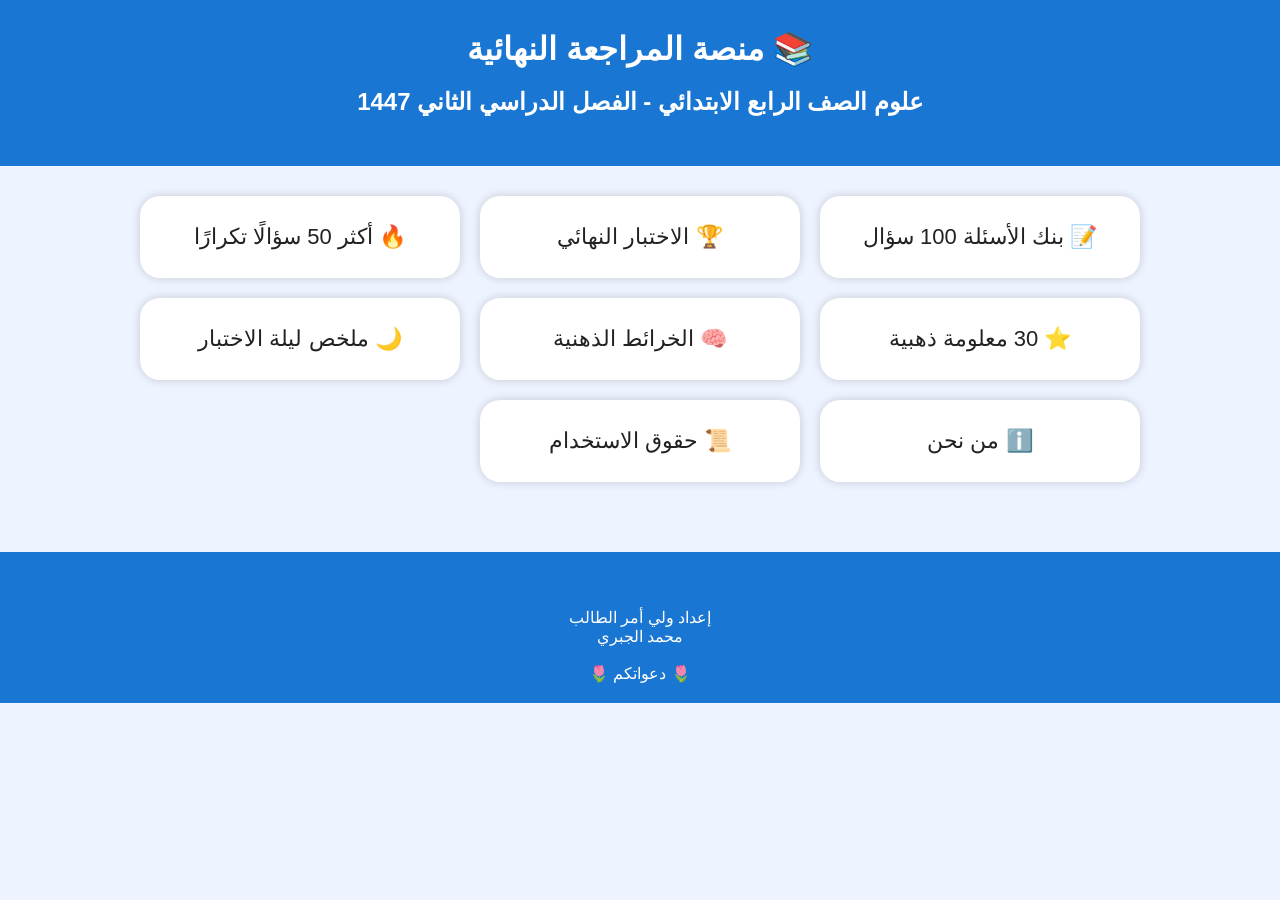
<file: index.html>
<!DOCTYPE html><html lang="ar" dir="rtl"><head><meta charset="UTF-8"><meta name="viewport" content="width=device-width, initial-scale=1.0"><title>علوم رابع ابتدائي ف2 1447</title><link rel="stylesheet" href="style.css"></head><body><header><h1>📚 منصة المراجعة النهائية</h1><h2>علوم الصف الرابع الابتدائي - الفصل الدراسي الثاني 1447</h2></header><div class="container"><a class="card" href="100_questions.html">📝 بنك الأسئلة 100 سؤال</a><a class="card" href="final_exam.html">🏆 الاختبار النهائي</a><a class="card" href="top50.html">🔥 أكثر 50 سؤالًا تكرارًا</a><a class="card" href="golden_facts.html">⭐ 30 معلومة ذهبية</a><a class="card" href="mindmaps.html">🧠 الخرائط الذهنية</a><a class="card" href="night_review.html">🌙 ملخص ليلة الاختبار</a><a class="card" href="about.html">ℹ️ من نحن</a><a class="card" href="usage.html">📜 حقوق الاستخدام</a></div><footer><br><br>

إعداد ولي أمر الطالب
<br>
محمد الجبري

<br><br>

🌷 دعواتكم 🌷</footer></body></html>
</file>
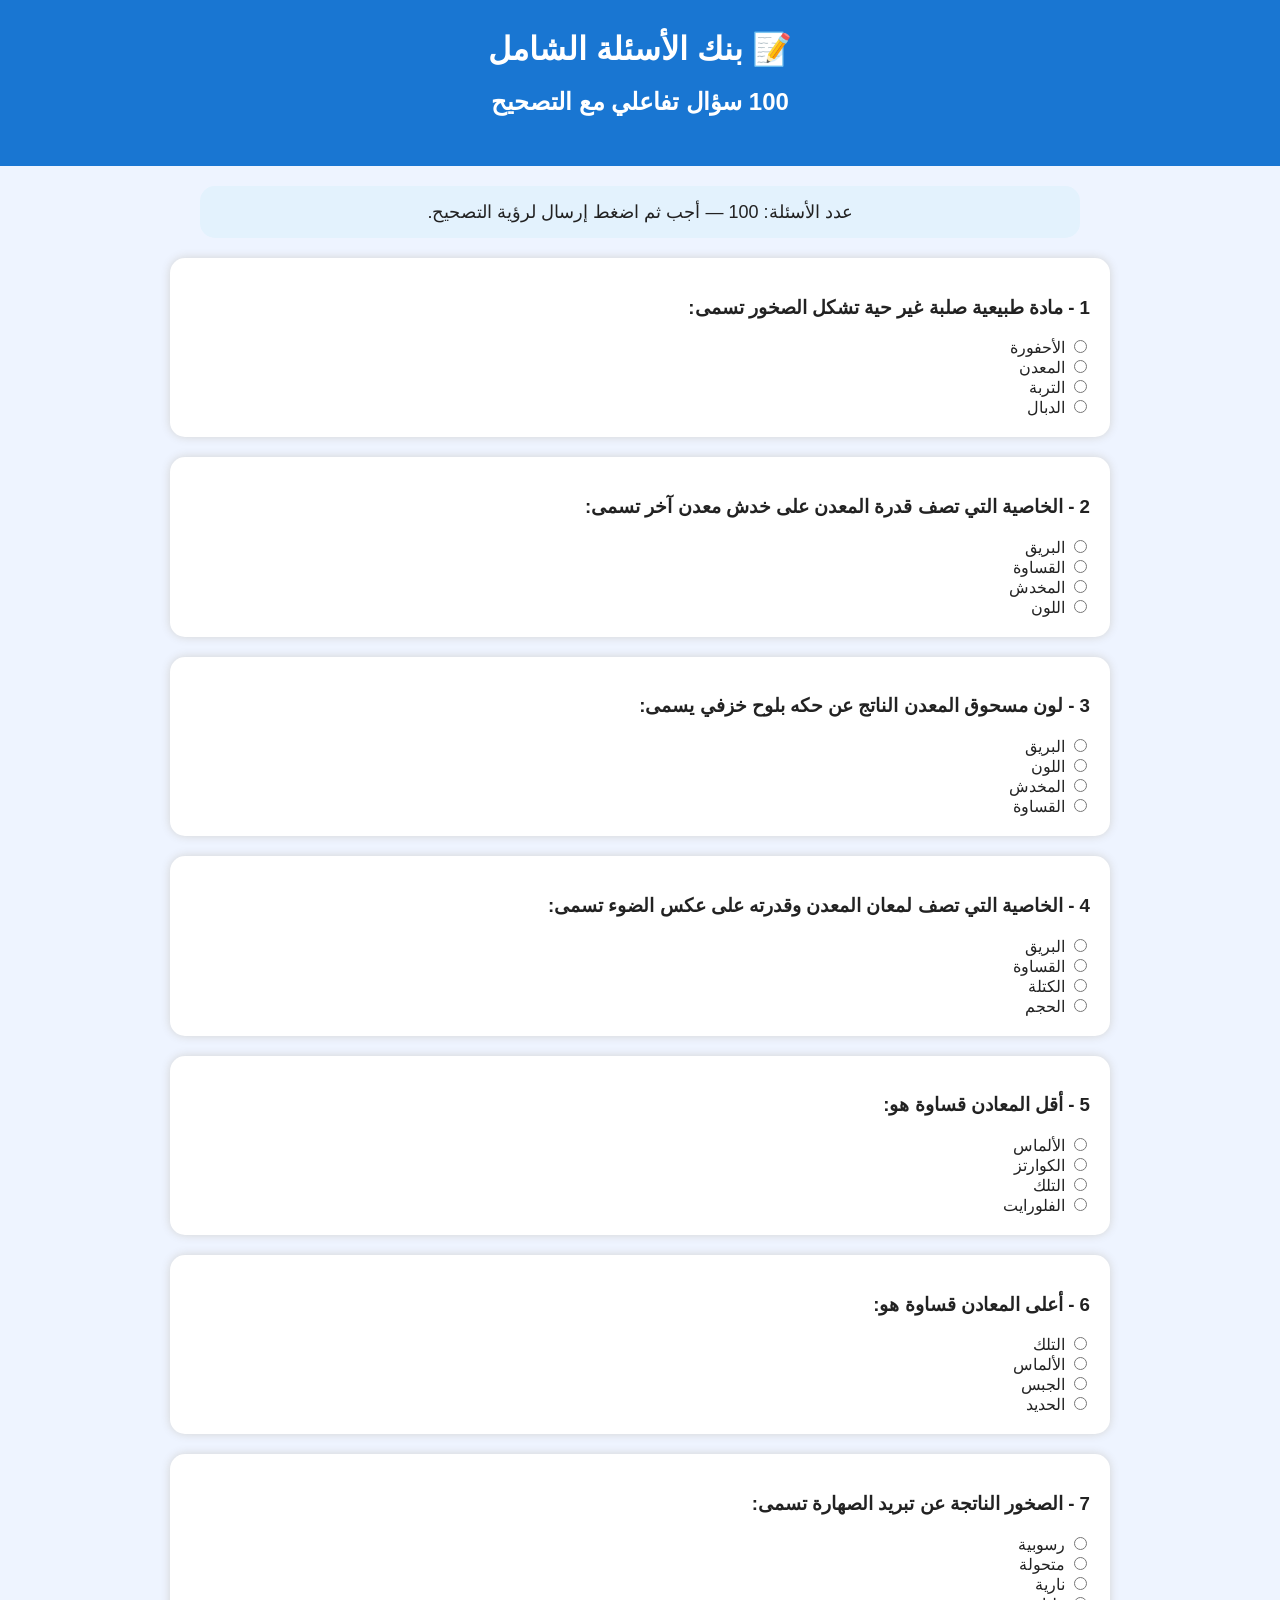
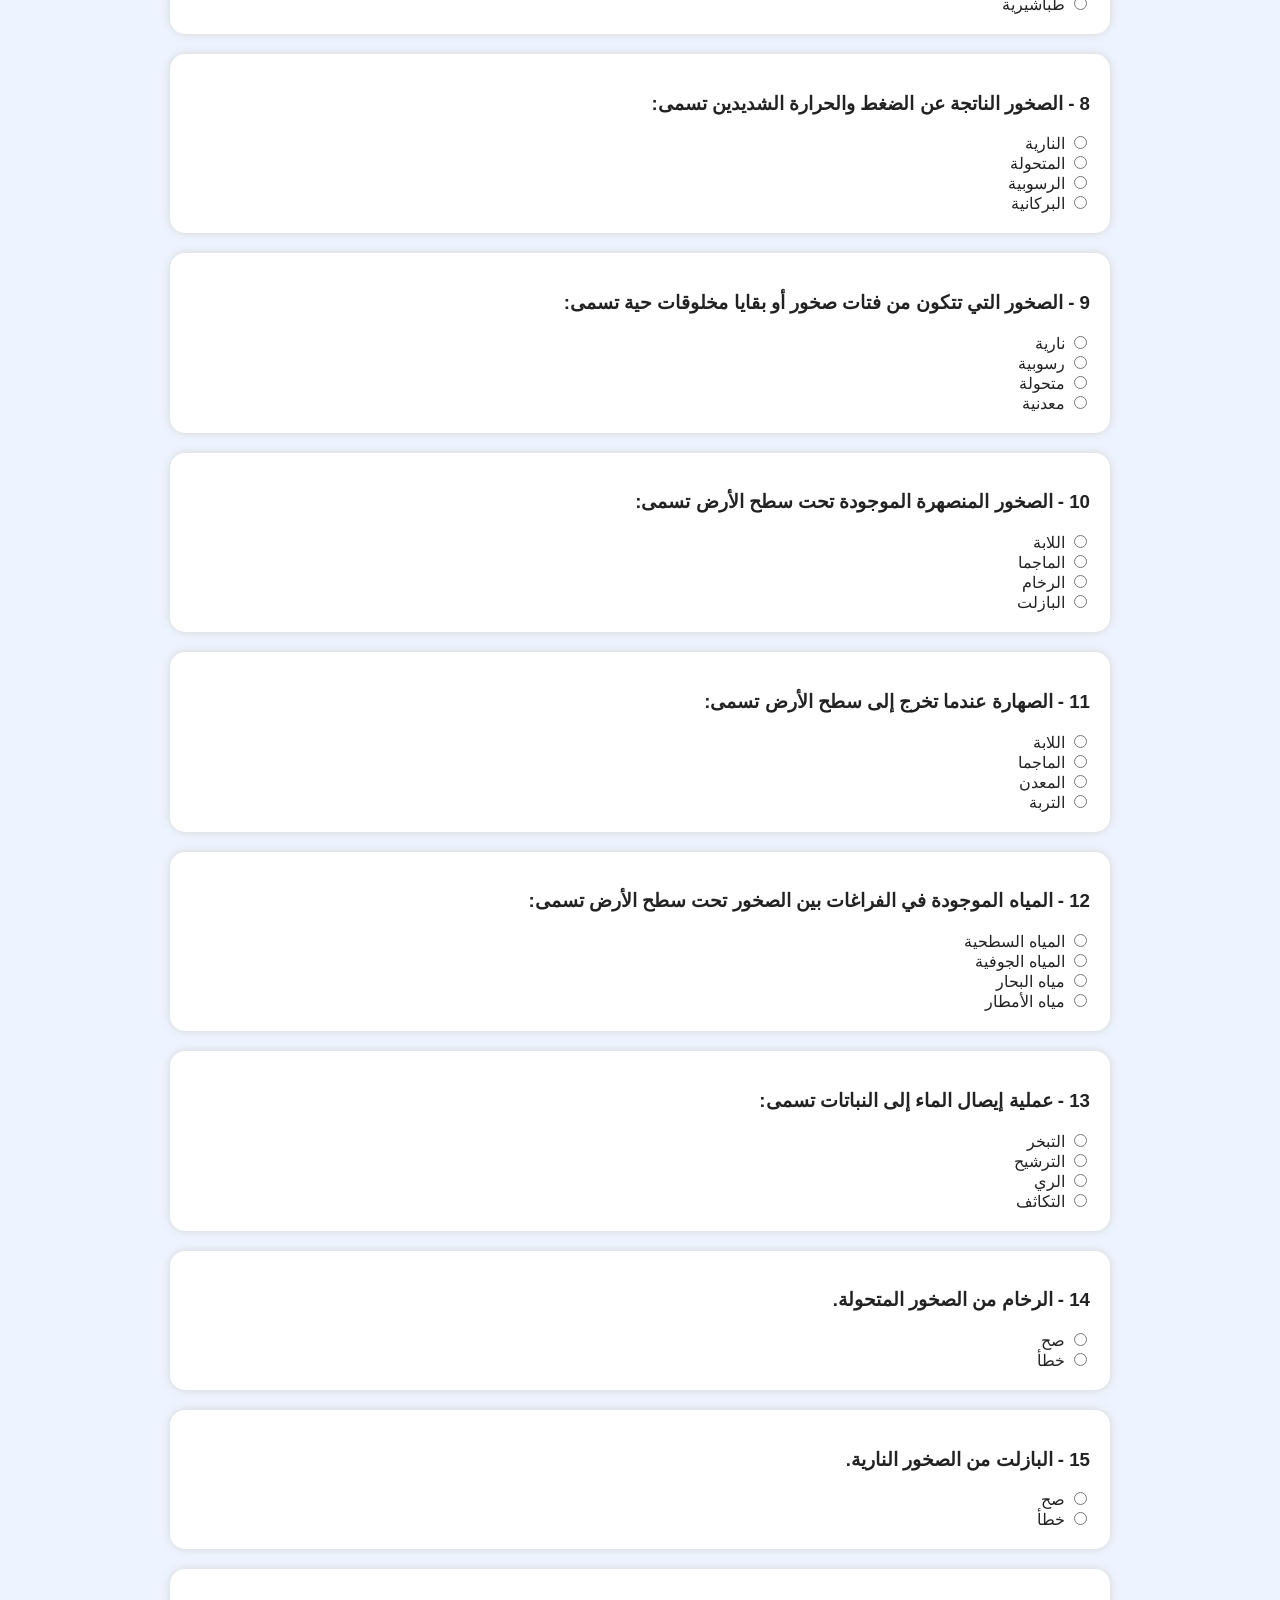
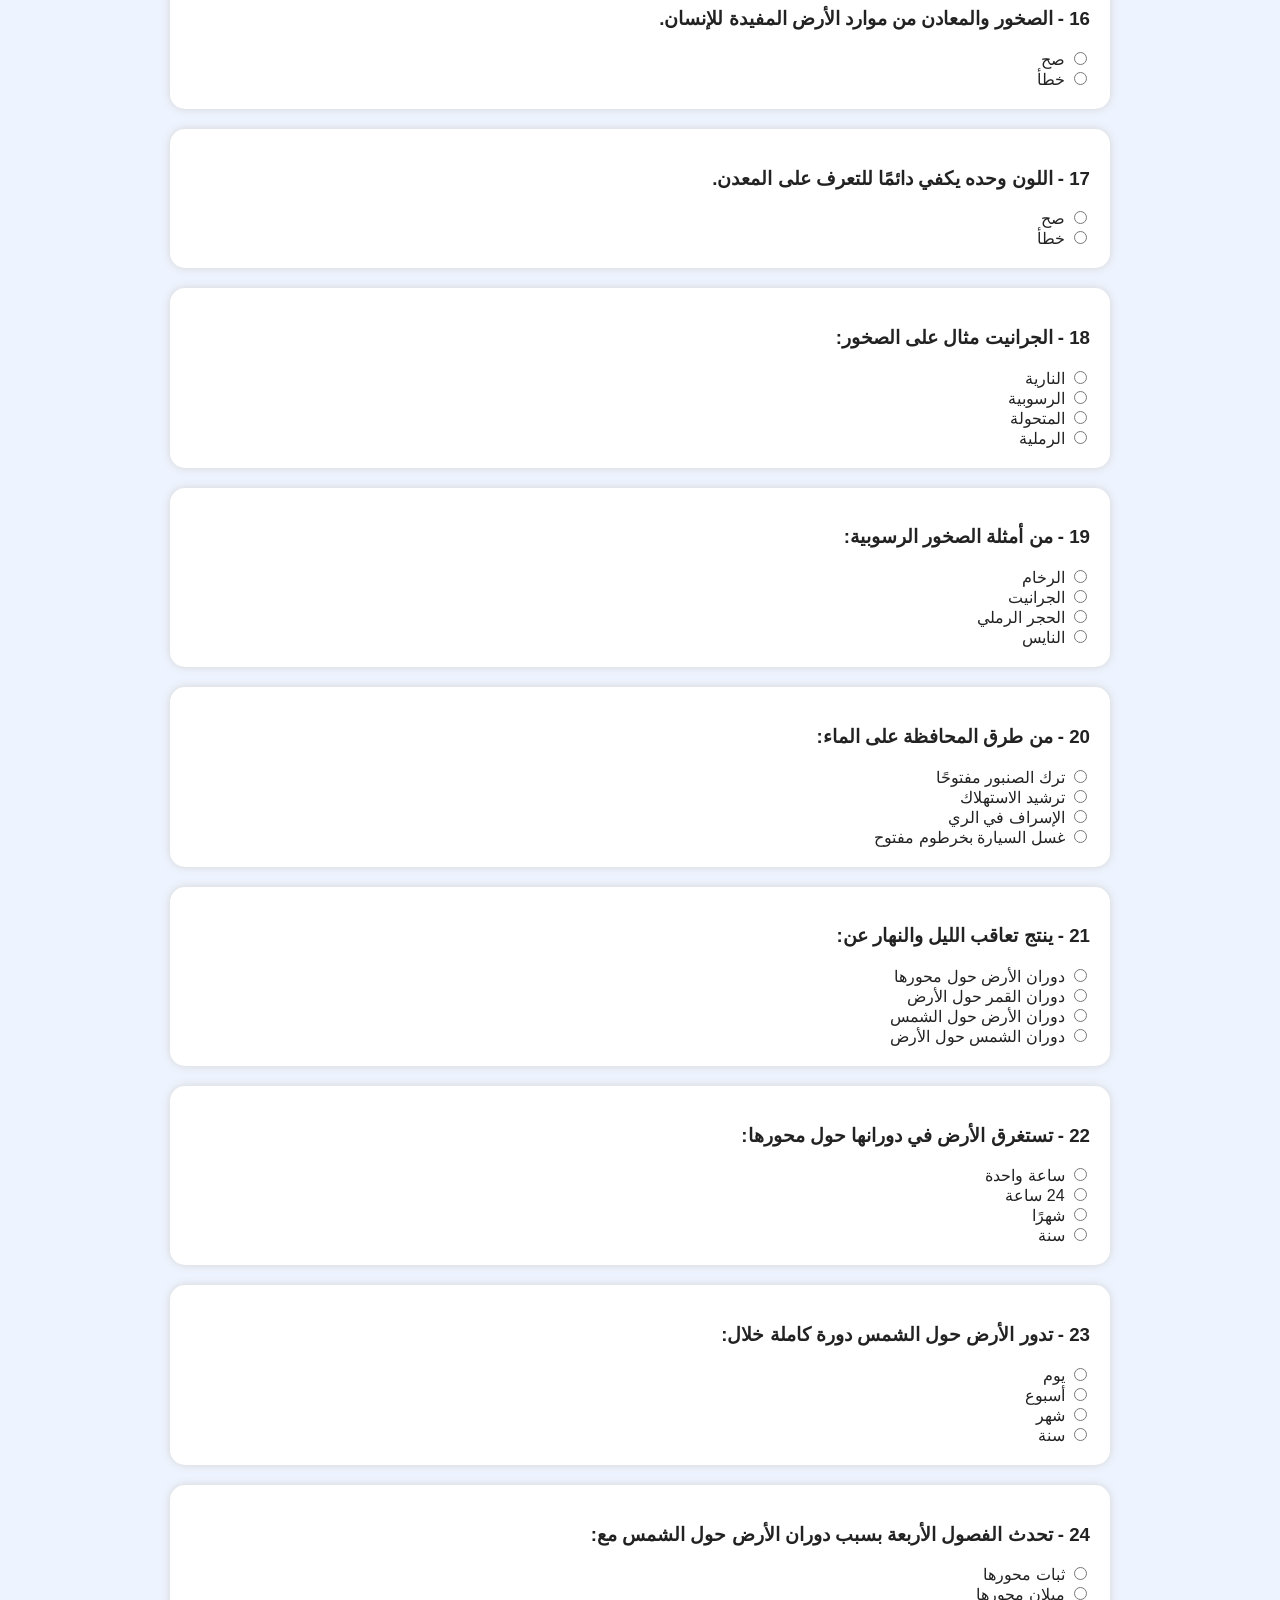
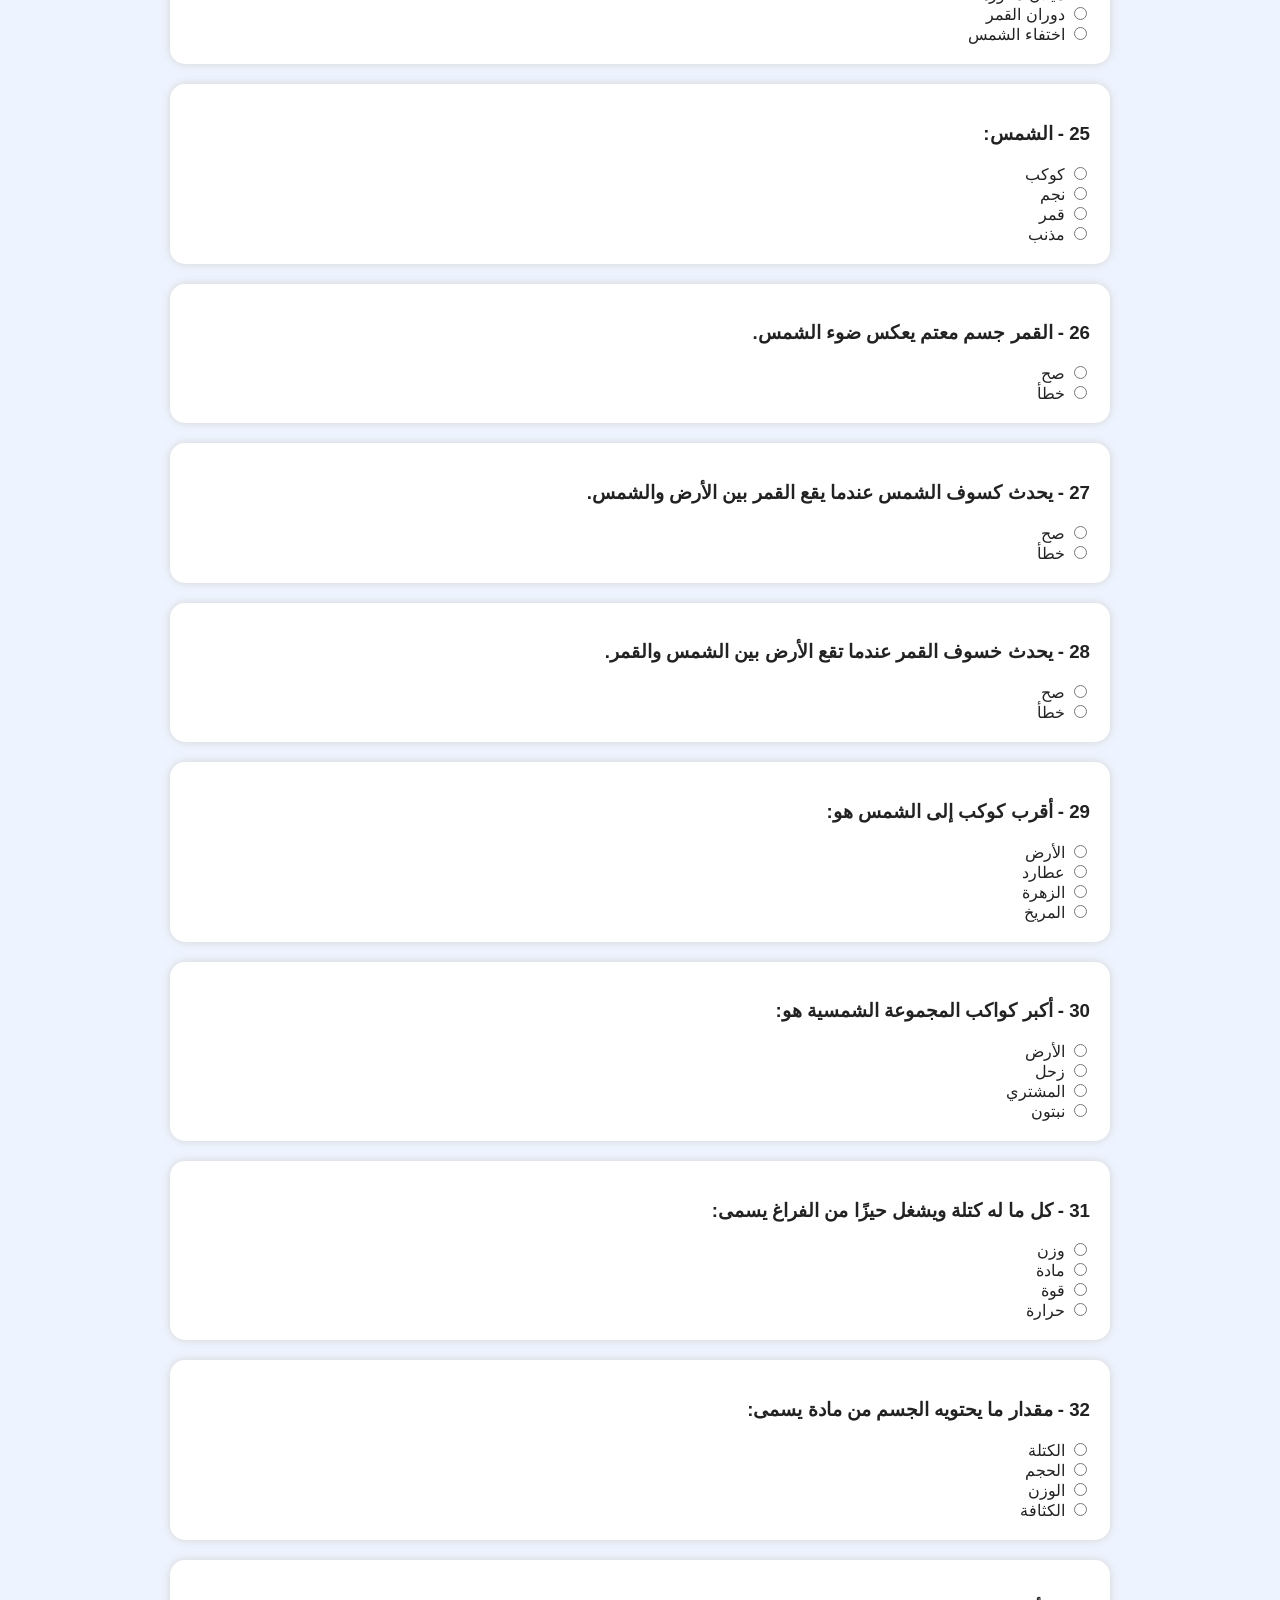
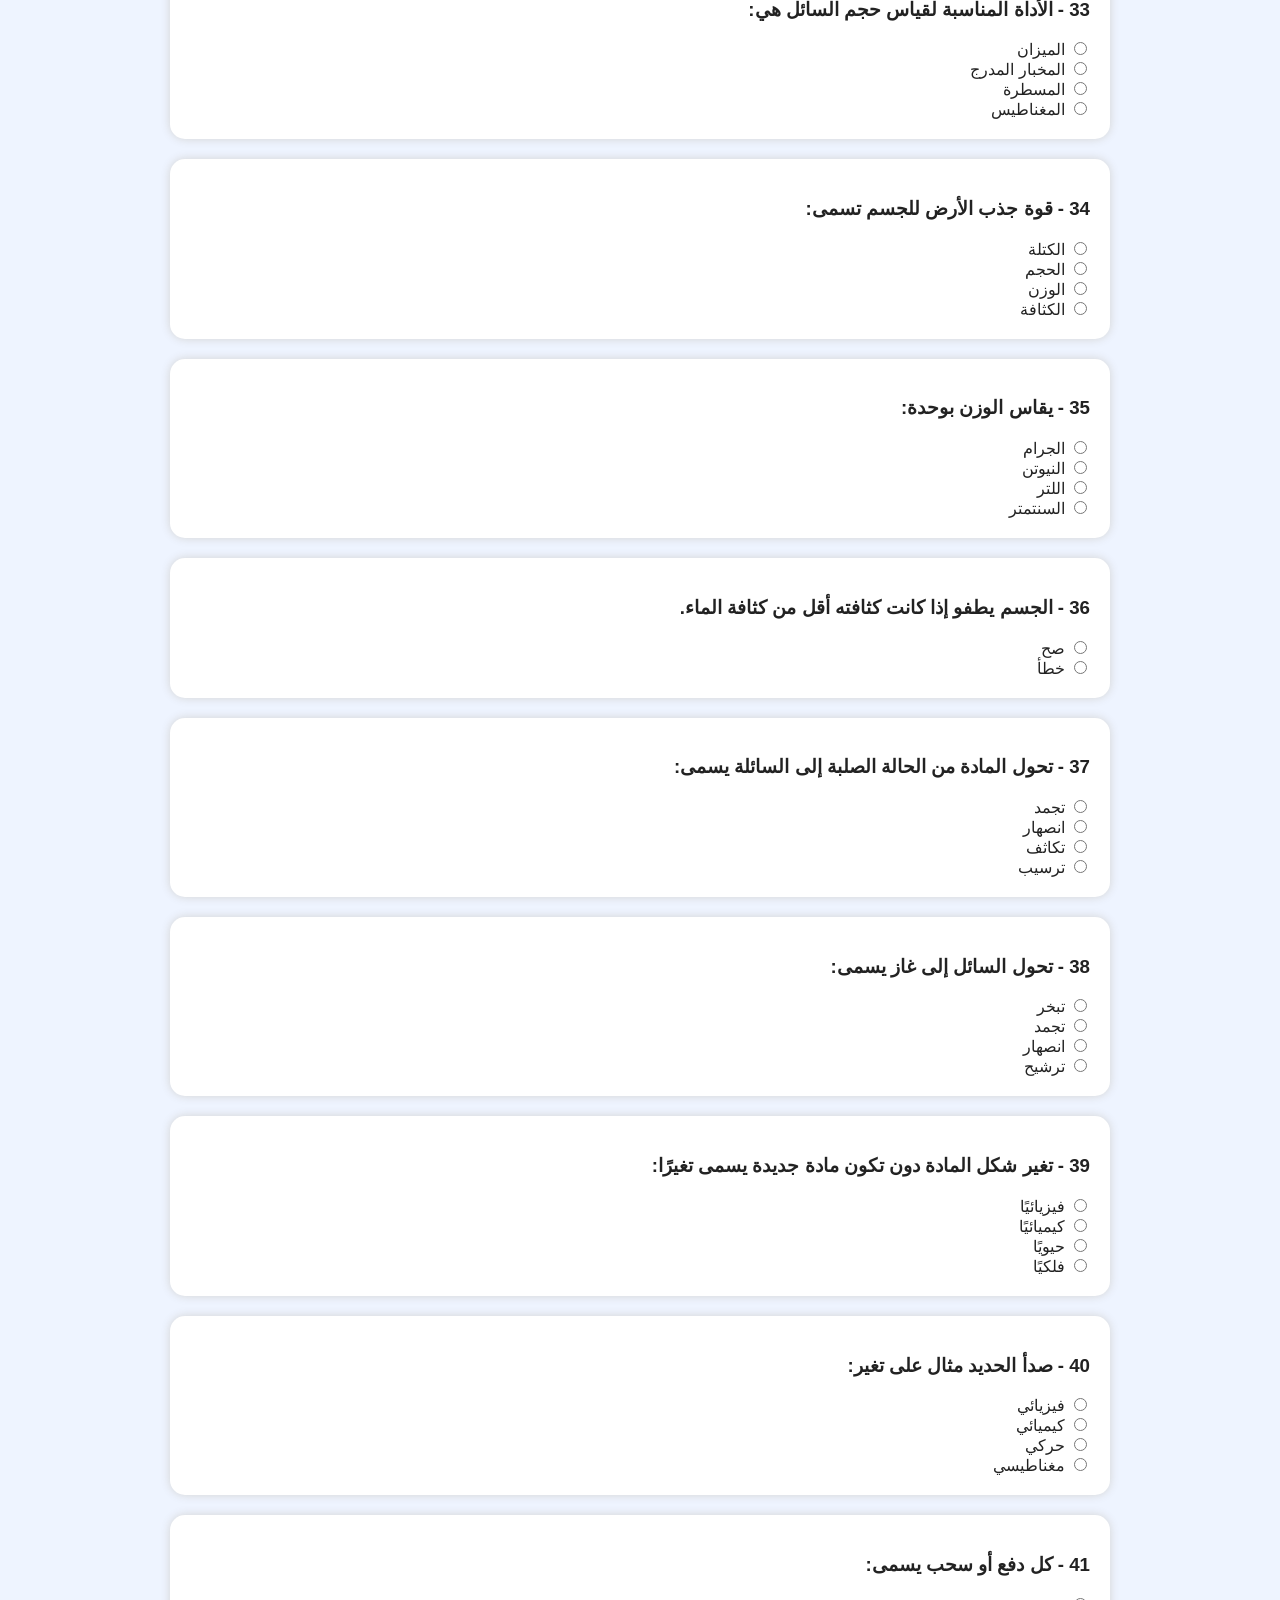
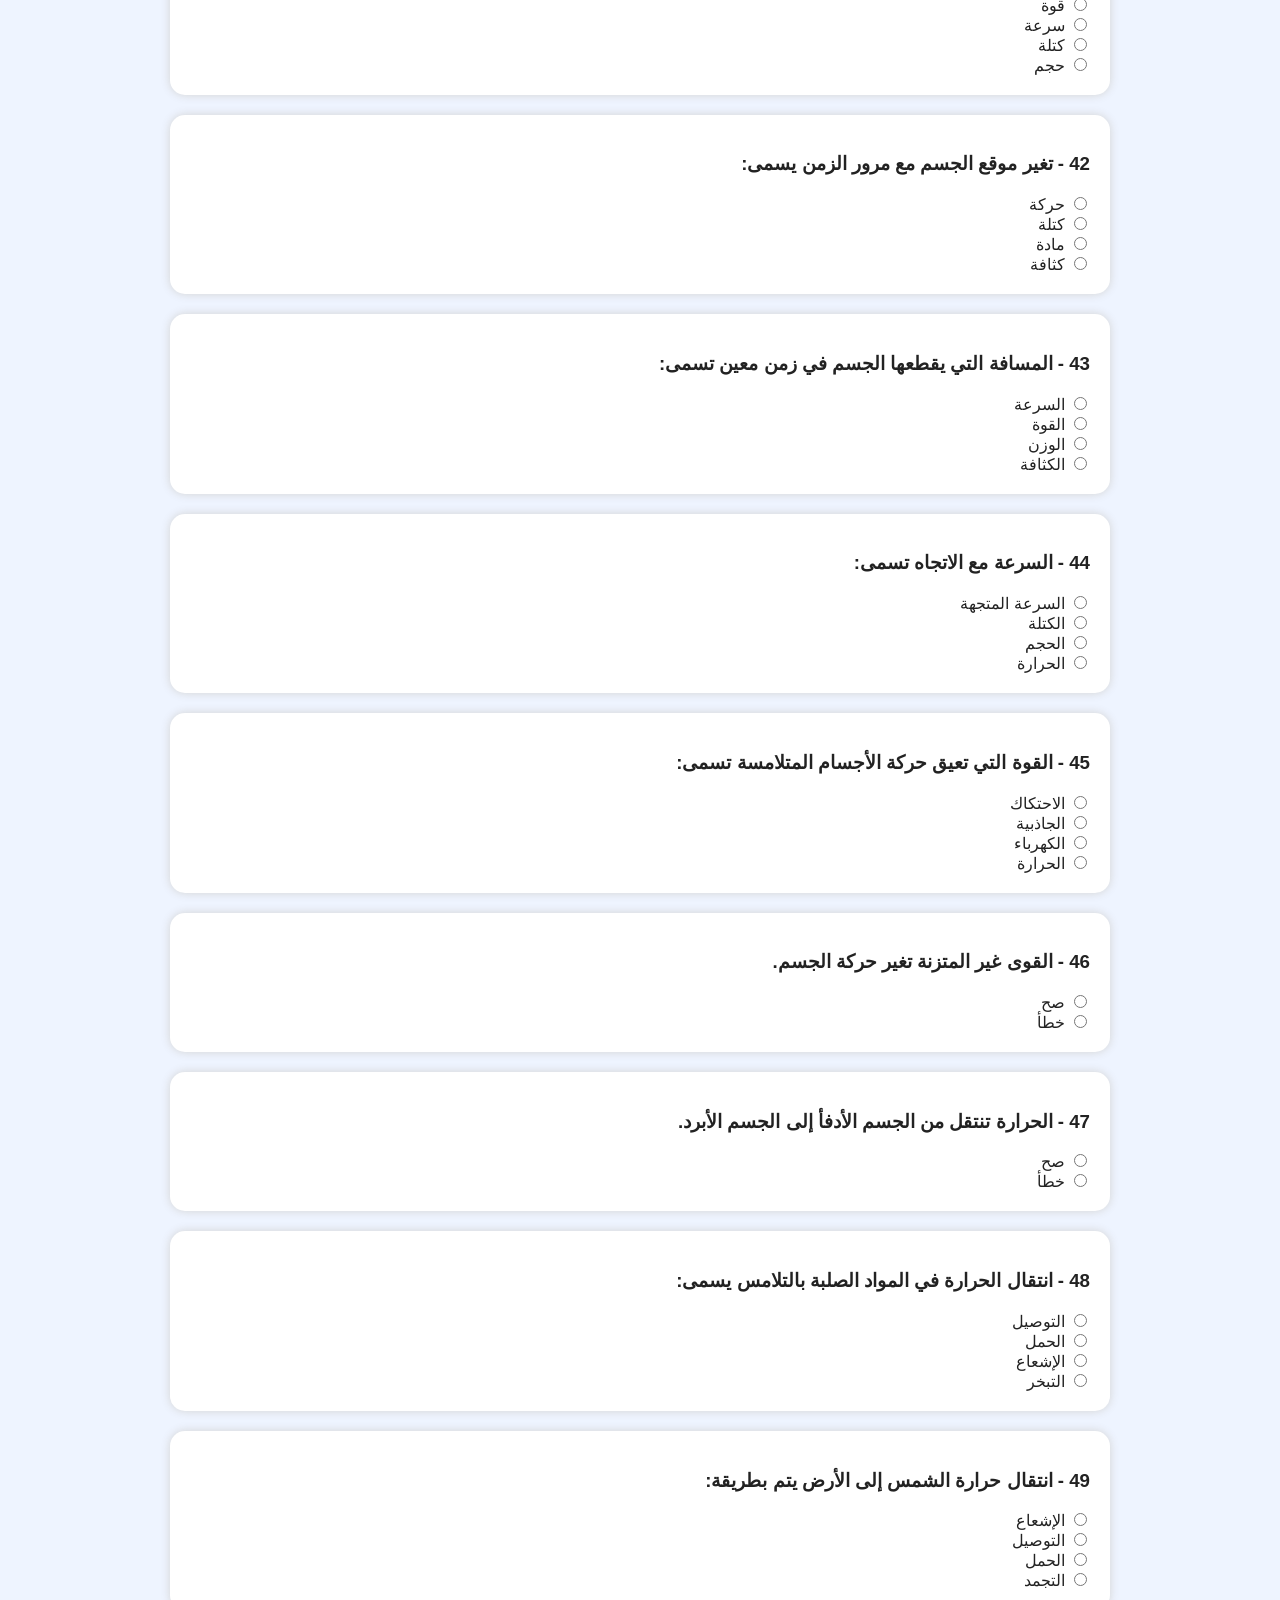
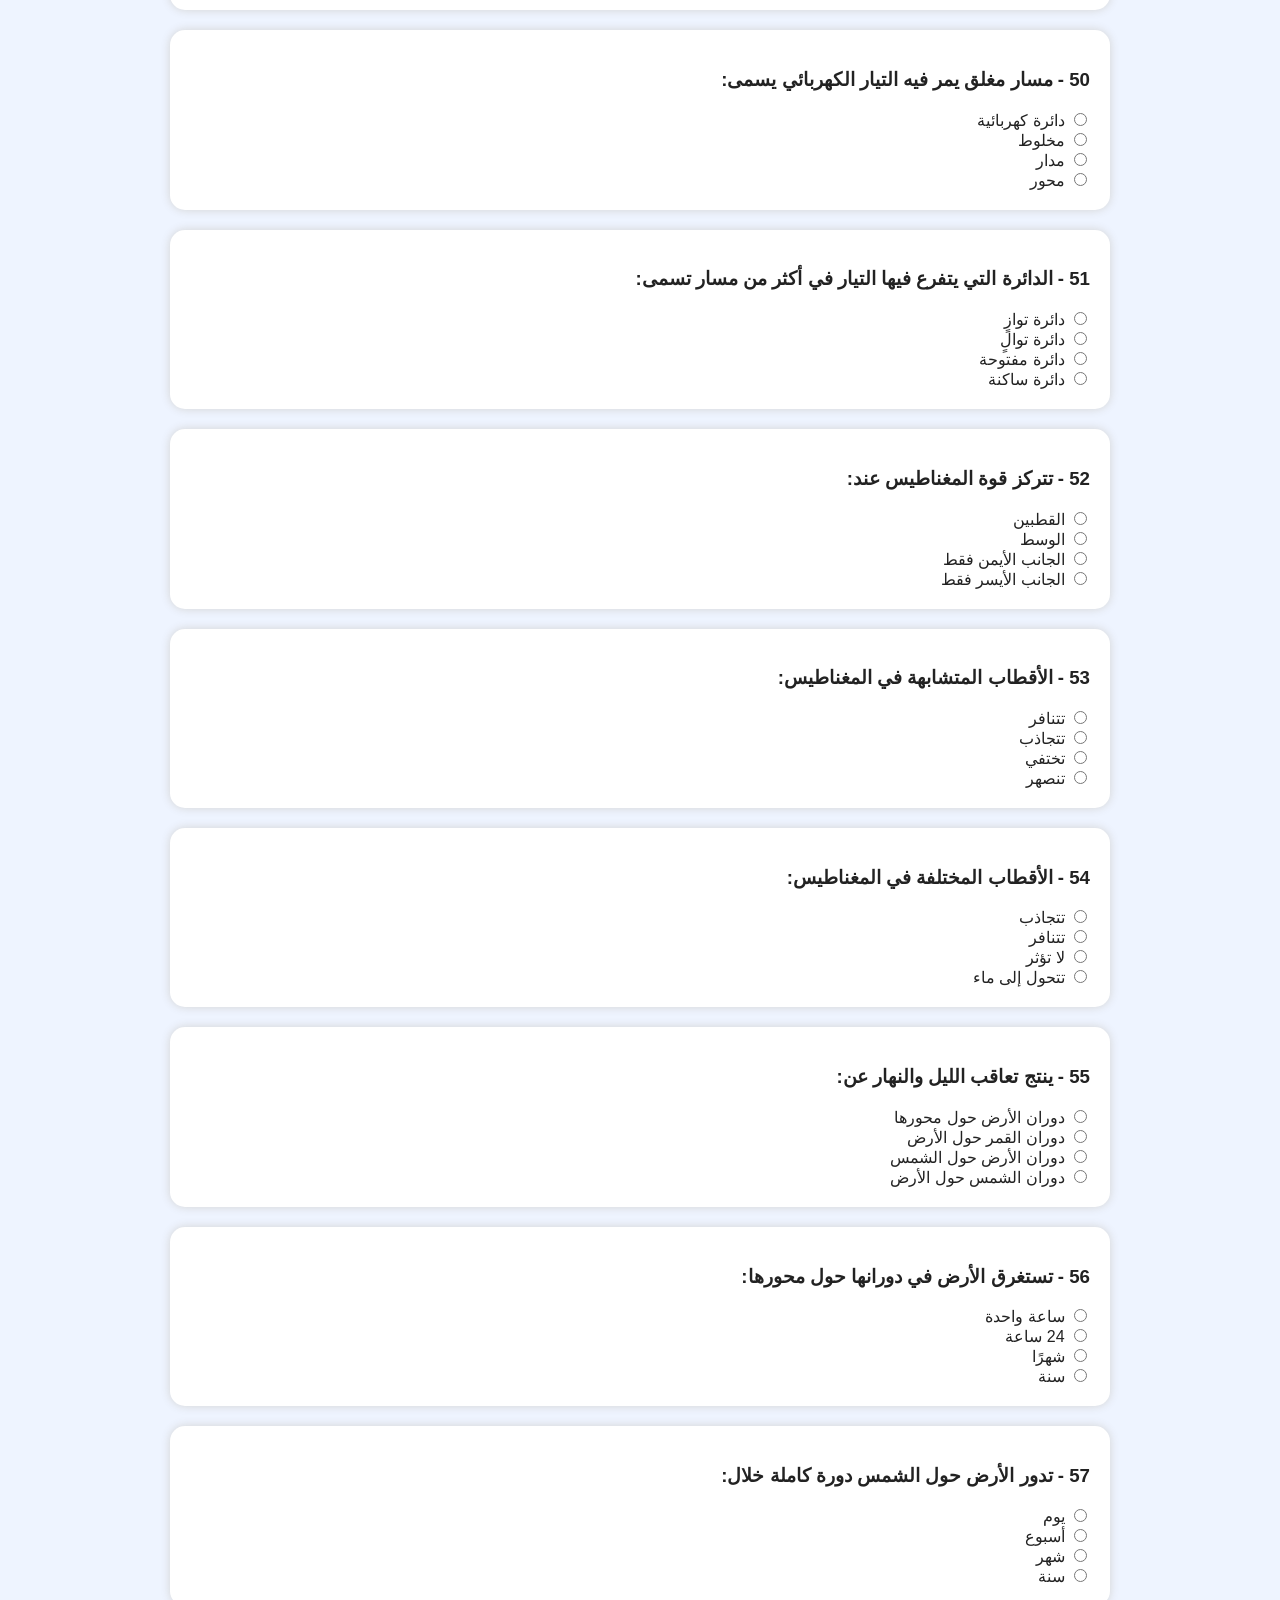
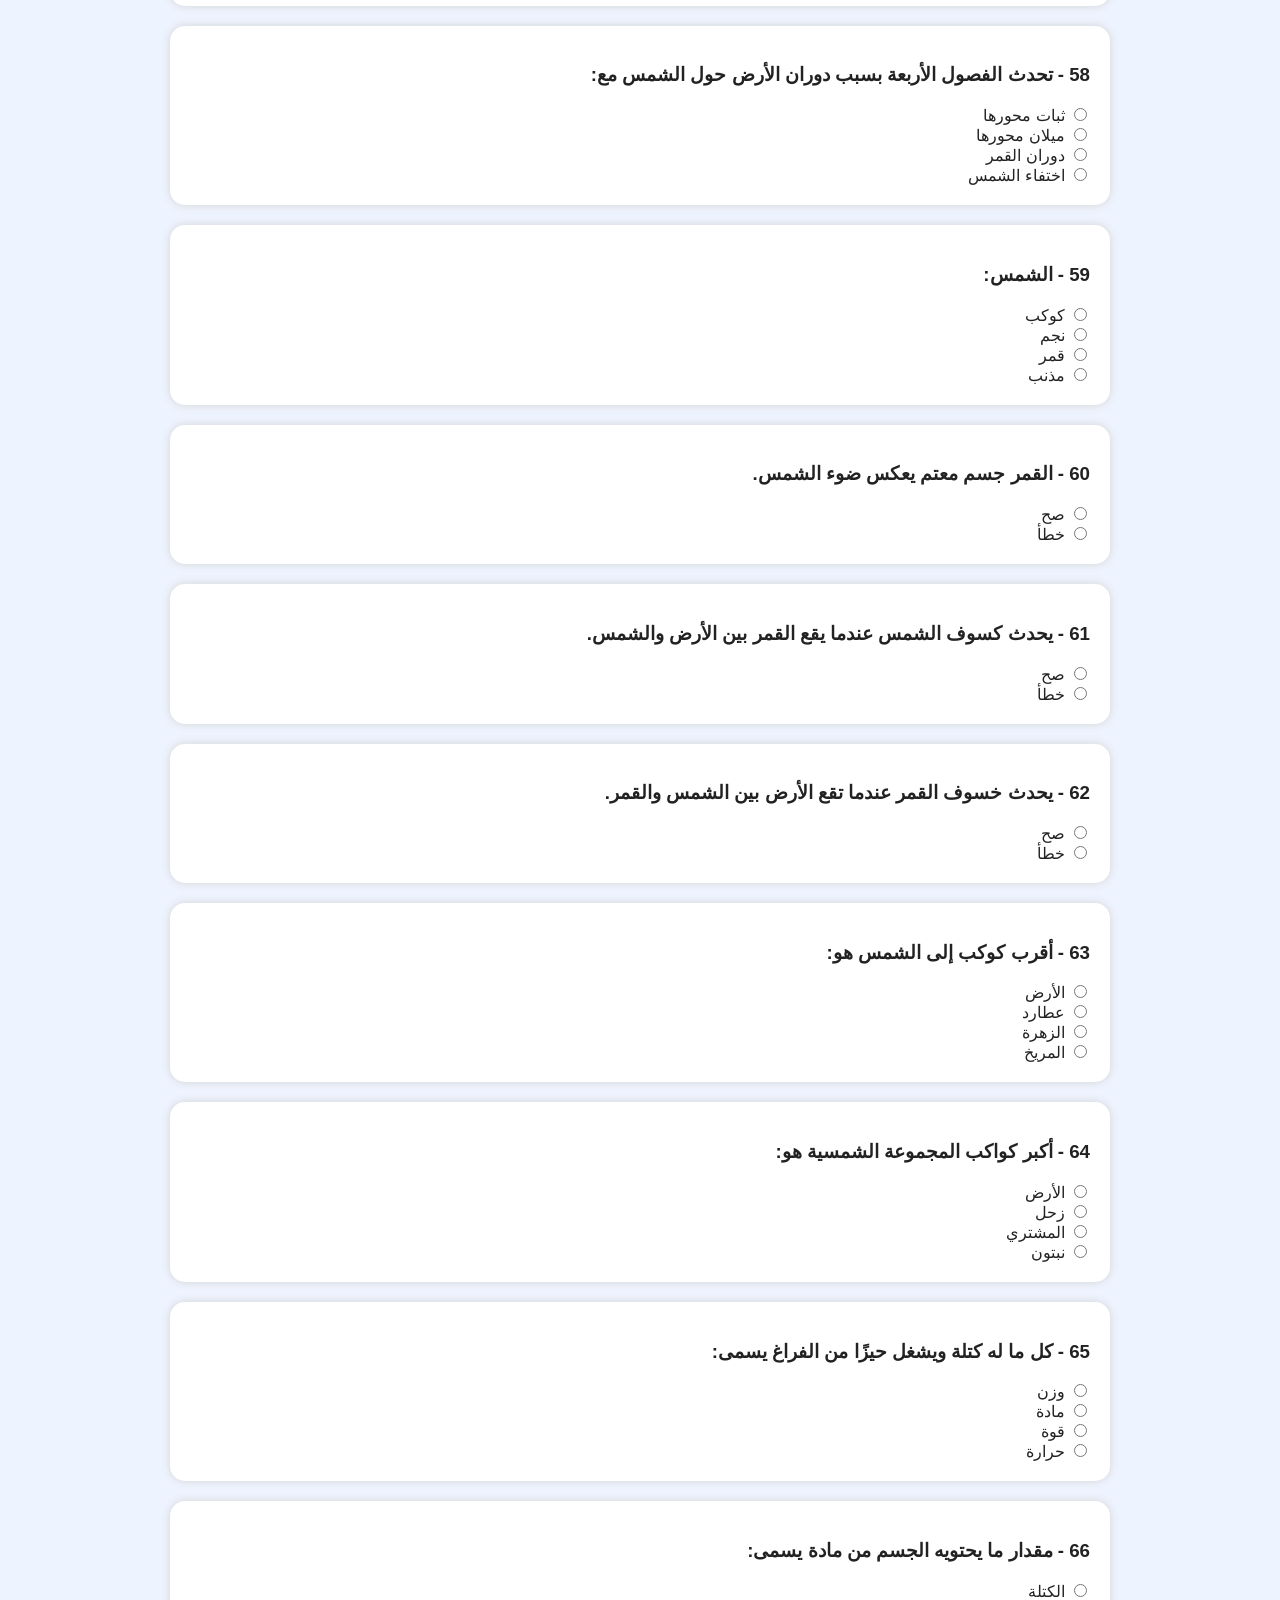
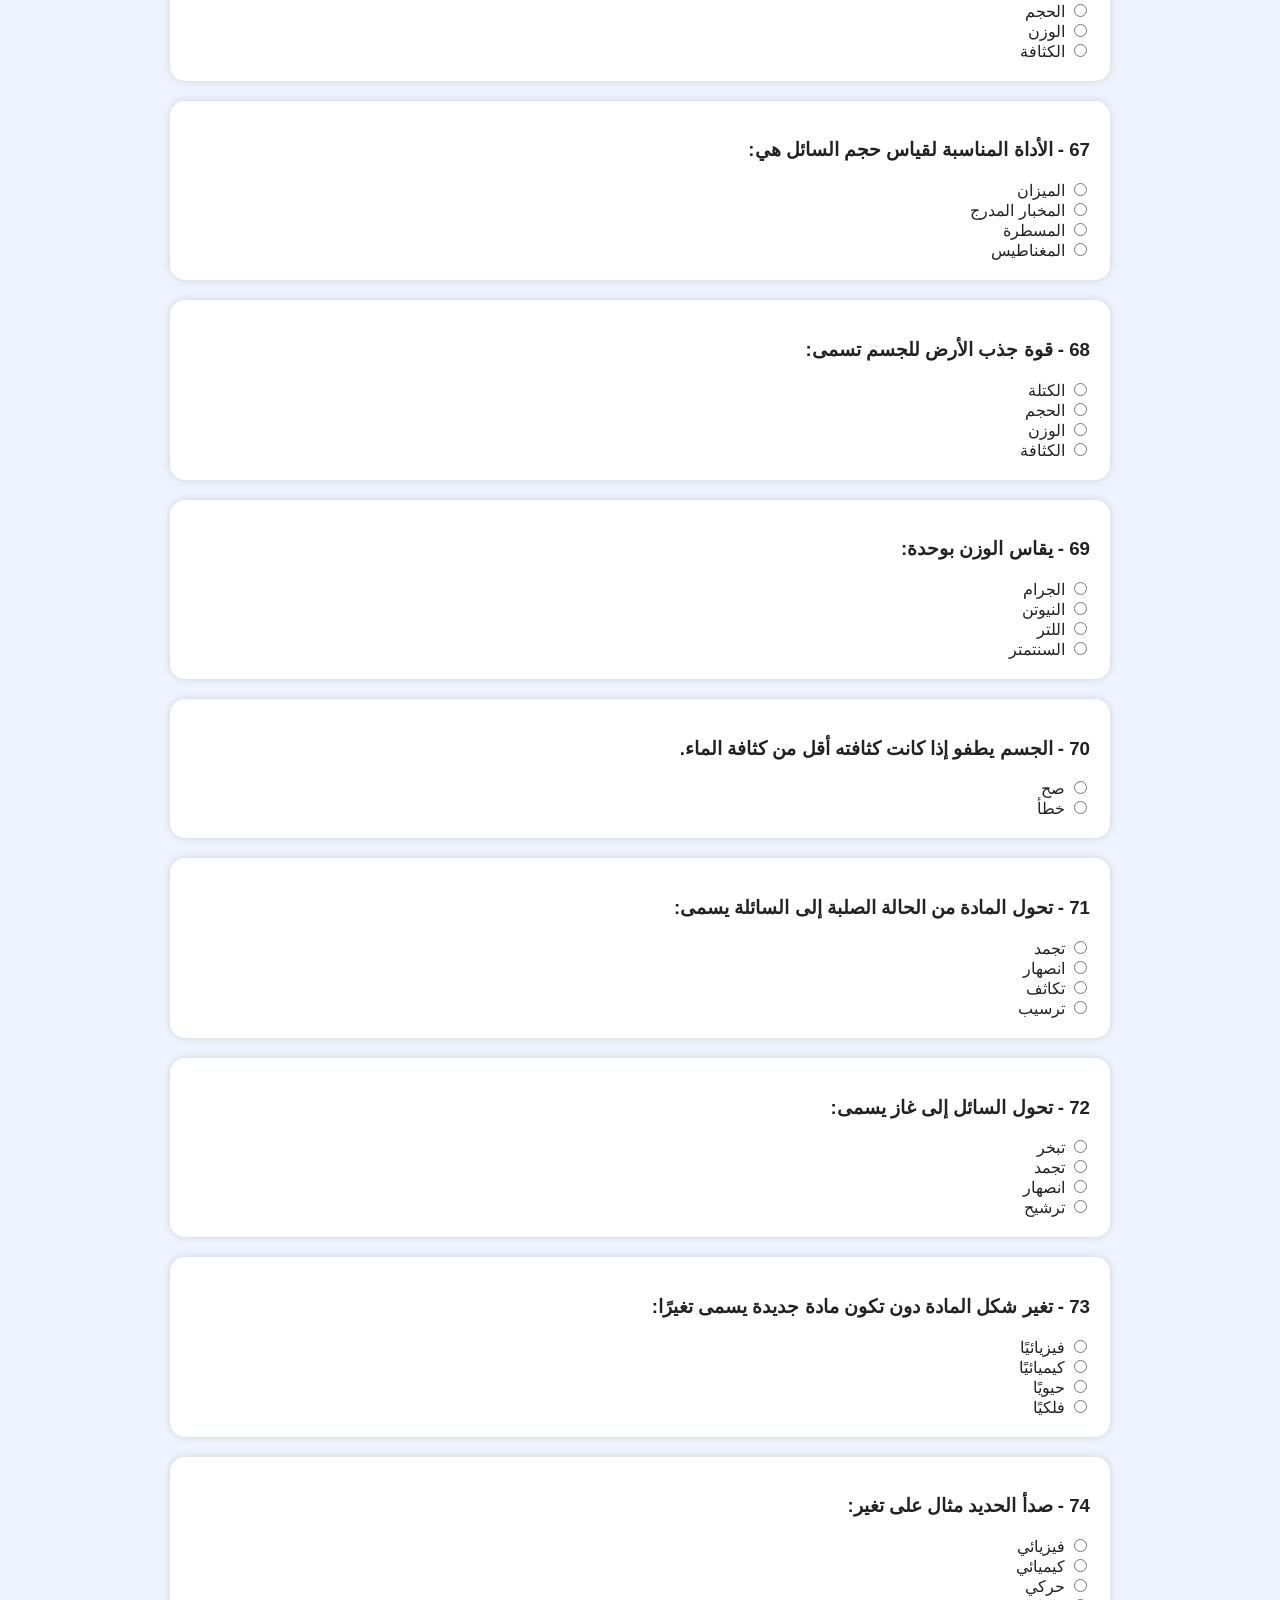
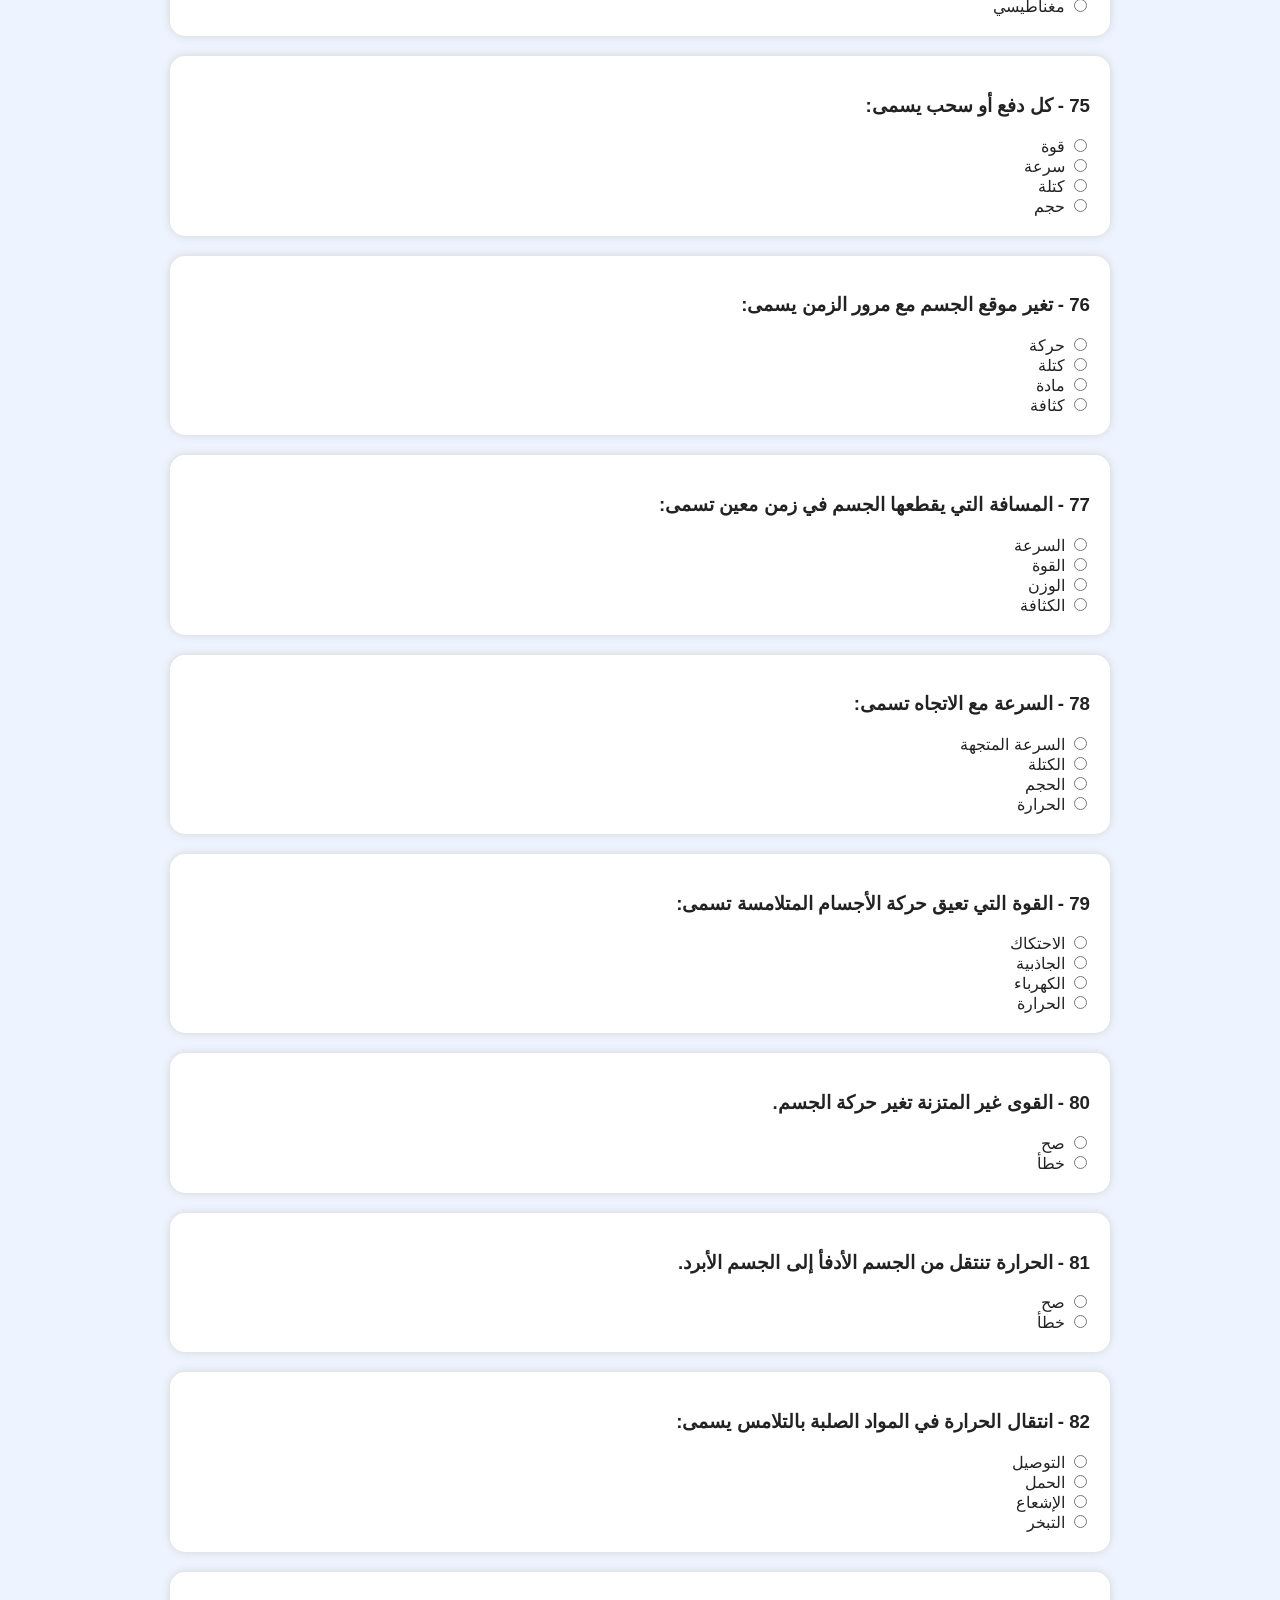
<file: 100_questions.html>
<!DOCTYPE html><html lang="ar" dir="rtl"><head><meta charset="UTF-8"><meta name="viewport" content="width=device-width, initial-scale=1.0"><title>بنك الأسئلة</title><link rel="stylesheet" href="style.css"></head><body><header><h1>📝 بنك الأسئلة الشامل</h1><h2>100 سؤال تفاعلي مع التصحيح</h2></header><div id="questionsContainer"></div><button class="submitBtn" onclick="checkQuiz(questions,'q')">إرسال الإجابات</button><button class="resetBtn" onclick="resetQuiz()">🔄 إعادة الاختبار</button><div id="result"></div><a class="card" href="index.html">🏠 العودة للرئيسية</a><script src="quiz_engine.js"></script><script>const questions=[{"question": "مادة طبيعية صلبة غير حية تشكل الصخور تسمى:", "answers": ["الأحفورة", "المعدن", "التربة", "الدبال"], "correct": 1}, {"question": "الخاصية التي تصف قدرة المعدن على خدش معدن آخر تسمى:", "answers": ["البريق", "القساوة", "المخدش", "اللون"], "correct": 1}, {"question": "لون مسحوق المعدن الناتج عن حكه بلوح خزفي يسمى:", "answers": ["البريق", "اللون", "المخدش", "القساوة"], "correct": 2}, {"question": "الخاصية التي تصف لمعان المعدن وقدرته على عكس الضوء تسمى:", "answers": ["البريق", "القساوة", "الكتلة", "الحجم"], "correct": 0}, {"question": "أقل المعادن قساوة هو:", "answers": ["الألماس", "الكوارتز", "التلك", "الفلورايت"], "correct": 2}, {"question": "أعلى المعادن قساوة هو:", "answers": ["التلك", "الألماس", "الجبس", "الحديد"], "correct": 1}, {"question": "الصخور الناتجة عن تبريد الصهارة تسمى:", "answers": ["رسوبية", "متحولة", "نارية", "طباشيرية"], "correct": 2}, {"question": "الصخور الناتجة عن الضغط والحرارة الشديدين تسمى:", "answers": ["النارية", "المتحولة", "الرسوبية", "البركانية"], "correct": 1}, {"question": "الصخور التي تتكون من فتات صخور أو بقايا مخلوقات حية تسمى:", "answers": ["نارية", "رسوبية", "متحولة", "معدنية"], "correct": 1}, {"question": "الصخور المنصهرة الموجودة تحت سطح الأرض تسمى:", "answers": ["اللابة", "الماجما", "الرخام", "البازلت"], "correct": 1}, {"question": "الصهارة عندما تخرج إلى سطح الأرض تسمى:", "answers": ["اللابة", "الماجما", "المعدن", "التربة"], "correct": 0}, {"question": "المياه الموجودة في الفراغات بين الصخور تحت سطح الأرض تسمى:", "answers": ["المياه السطحية", "المياه الجوفية", "مياه البحار", "مياه الأمطار"], "correct": 1}, {"question": "عملية إيصال الماء إلى النباتات تسمى:", "answers": ["التبخر", "الترشيح", "الري", "التكاثف"], "correct": 2}, {"question": "الرخام من الصخور المتحولة.", "answers": ["صح", "خطأ"], "correct": 0}, {"question": "البازلت من الصخور النارية.", "answers": ["صح", "خطأ"], "correct": 0}, {"question": "الصخور والمعادن من موارد الأرض المفيدة للإنسان.", "answers": ["صح", "خطأ"], "correct": 0}, {"question": "اللون وحده يكفي دائمًا للتعرف على المعدن.", "answers": ["صح", "خطأ"], "correct": 1}, {"question": "الجرانيت مثال على الصخور:", "answers": ["النارية", "الرسوبية", "المتحولة", "الرملية"], "correct": 0}, {"question": "من أمثلة الصخور الرسوبية:", "answers": ["الرخام", "الجرانيت", "الحجر الرملي", "النايس"], "correct": 2}, {"question": "من طرق المحافظة على الماء:", "answers": ["ترك الصنبور مفتوحًا", "ترشيد الاستهلاك", "الإسراف في الري", "غسل السيارة بخرطوم مفتوح"], "correct": 1}, {"question": "ينتج تعاقب الليل والنهار عن:", "answers": ["دوران الأرض حول محورها", "دوران القمر حول الأرض", "دوران الأرض حول الشمس", "دوران الشمس حول الأرض"], "correct": 0}, {"question": "تستغرق الأرض في دورانها حول محورها:", "answers": ["ساعة واحدة", "24 ساعة", "شهرًا", "سنة"], "correct": 1}, {"question": "تدور الأرض حول الشمس دورة كاملة خلال:", "answers": ["يوم", "أسبوع", "شهر", "سنة"], "correct": 3}, {"question": "تحدث الفصول الأربعة بسبب دوران الأرض حول الشمس مع:", "answers": ["ثبات محورها", "ميلان محورها", "دوران القمر", "اختفاء الشمس"], "correct": 1}, {"question": "الشمس:", "answers": ["كوكب", "نجم", "قمر", "مذنب"], "correct": 1}, {"question": "القمر جسم معتم يعكس ضوء الشمس.", "answers": ["صح", "خطأ"], "correct": 0}, {"question": "يحدث كسوف الشمس عندما يقع القمر بين الأرض والشمس.", "answers": ["صح", "خطأ"], "correct": 0}, {"question": "يحدث خسوف القمر عندما تقع الأرض بين الشمس والقمر.", "answers": ["صح", "خطأ"], "correct": 0}, {"question": "أقرب كوكب إلى الشمس هو:", "answers": ["الأرض", "عطارد", "الزهرة", "المريخ"], "correct": 1}, {"question": "أكبر كواكب المجموعة الشمسية هو:", "answers": ["الأرض", "زحل", "المشتري", "نبتون"], "correct": 2}, {"question": "كل ما له كتلة ويشغل حيزًا من الفراغ يسمى:", "answers": ["وزن", "مادة", "قوة", "حرارة"], "correct": 1}, {"question": "مقدار ما يحتويه الجسم من مادة يسمى:", "answers": ["الكتلة", "الحجم", "الوزن", "الكثافة"], "correct": 0}, {"question": "الأداة المناسبة لقياس حجم السائل هي:", "answers": ["الميزان", "المخبار المدرج", "المسطرة", "المغناطيس"], "correct": 1}, {"question": "قوة جذب الأرض للجسم تسمى:", "answers": ["الكتلة", "الحجم", "الوزن", "الكثافة"], "correct": 2}, {"question": "يقاس الوزن بوحدة:", "answers": ["الجرام", "النيوتن", "اللتر", "السنتمتر"], "correct": 1}, {"question": "الجسم يطفو إذا كانت كثافته أقل من كثافة الماء.", "answers": ["صح", "خطأ"], "correct": 0}, {"question": "تحول المادة من الحالة الصلبة إلى السائلة يسمى:", "answers": ["تجمد", "انصهار", "تكاثف", "ترسيب"], "correct": 1}, {"question": "تحول السائل إلى غاز يسمى:", "answers": ["تبخر", "تجمد", "انصهار", "ترشيح"], "correct": 0}, {"question": "تغير شكل المادة دون تكون مادة جديدة يسمى تغيرًا:", "answers": ["فيزيائيًا", "كيميائيًا", "حيويًا", "فلكيًا"], "correct": 0}, {"question": "صدأ الحديد مثال على تغير:", "answers": ["فيزيائي", "كيميائي", "حركي", "مغناطيسي"], "correct": 1}, {"question": "كل دفع أو سحب يسمى:", "answers": ["قوة", "سرعة", "كتلة", "حجم"], "correct": 0}, {"question": "تغير موقع الجسم مع مرور الزمن يسمى:", "answers": ["حركة", "كتلة", "مادة", "كثافة"], "correct": 0}, {"question": "المسافة التي يقطعها الجسم في زمن معين تسمى:", "answers": ["السرعة", "القوة", "الوزن", "الكثافة"], "correct": 0}, {"question": "السرعة مع الاتجاه تسمى:", "answers": ["السرعة المتجهة", "الكتلة", "الحجم", "الحرارة"], "correct": 0}, {"question": "القوة التي تعيق حركة الأجسام المتلامسة تسمى:", "answers": ["الاحتكاك", "الجاذبية", "الكهرباء", "الحرارة"], "correct": 0}, {"question": "القوى غير المتزنة تغير حركة الجسم.", "answers": ["صح", "خطأ"], "correct": 0}, {"question": "الحرارة تنتقل من الجسم الأدفأ إلى الجسم الأبرد.", "answers": ["صح", "خطأ"], "correct": 0}, {"question": "انتقال الحرارة في المواد الصلبة بالتلامس يسمى:", "answers": ["التوصيل", "الحمل", "الإشعاع", "التبخر"], "correct": 0}, {"question": "انتقال حرارة الشمس إلى الأرض يتم بطريقة:", "answers": ["الإشعاع", "التوصيل", "الحمل", "التجمد"], "correct": 0}, {"question": "مسار مغلق يمر فيه التيار الكهربائي يسمى:", "answers": ["دائرة كهربائية", "مخلوط", "مدار", "محور"], "correct": 0}, {"question": "الدائرة التي يتفرع فيها التيار في أكثر من مسار تسمى:", "answers": ["دائرة توازٍ", "دائرة توالٍ", "دائرة مفتوحة", "دائرة ساكنة"], "correct": 0}, {"question": "تتركز قوة المغناطيس عند:", "answers": ["القطبين", "الوسط", "الجانب الأيمن فقط", "الجانب الأيسر فقط"], "correct": 0}, {"question": "الأقطاب المتشابهة في المغناطيس:", "answers": ["تتنافر", "تتجاذب", "تختفي", "تنصهر"], "correct": 0}, {"question": "الأقطاب المختلفة في المغناطيس:", "answers": ["تتجاذب", "تتنافر", "لا تؤثر", "تتحول إلى ماء"], "correct": 0}, {"question": "ينتج تعاقب الليل والنهار عن:", "answers": ["دوران الأرض حول محورها", "دوران القمر حول الأرض", "دوران الأرض حول الشمس", "دوران الشمس حول الأرض"], "correct": 0}, {"question": "تستغرق الأرض في دورانها حول محورها:", "answers": ["ساعة واحدة", "24 ساعة", "شهرًا", "سنة"], "correct": 1}, {"question": "تدور الأرض حول الشمس دورة كاملة خلال:", "answers": ["يوم", "أسبوع", "شهر", "سنة"], "correct": 3}, {"question": "تحدث الفصول الأربعة بسبب دوران الأرض حول الشمس مع:", "answers": ["ثبات محورها", "ميلان محورها", "دوران القمر", "اختفاء الشمس"], "correct": 1}, {"question": "الشمس:", "answers": ["كوكب", "نجم", "قمر", "مذنب"], "correct": 1}, {"question": "القمر جسم معتم يعكس ضوء الشمس.", "answers": ["صح", "خطأ"], "correct": 0}, {"question": "يحدث كسوف الشمس عندما يقع القمر بين الأرض والشمس.", "answers": ["صح", "خطأ"], "correct": 0}, {"question": "يحدث خسوف القمر عندما تقع الأرض بين الشمس والقمر.", "answers": ["صح", "خطأ"], "correct": 0}, {"question": "أقرب كوكب إلى الشمس هو:", "answers": ["الأرض", "عطارد", "الزهرة", "المريخ"], "correct": 1}, {"question": "أكبر كواكب المجموعة الشمسية هو:", "answers": ["الأرض", "زحل", "المشتري", "نبتون"], "correct": 2}, {"question": "كل ما له كتلة ويشغل حيزًا من الفراغ يسمى:", "answers": ["وزن", "مادة", "قوة", "حرارة"], "correct": 1}, {"question": "مقدار ما يحتويه الجسم من مادة يسمى:", "answers": ["الكتلة", "الحجم", "الوزن", "الكثافة"], "correct": 0}, {"question": "الأداة المناسبة لقياس حجم السائل هي:", "answers": ["الميزان", "المخبار المدرج", "المسطرة", "المغناطيس"], "correct": 1}, {"question": "قوة جذب الأرض للجسم تسمى:", "answers": ["الكتلة", "الحجم", "الوزن", "الكثافة"], "correct": 2}, {"question": "يقاس الوزن بوحدة:", "answers": ["الجرام", "النيوتن", "اللتر", "السنتمتر"], "correct": 1}, {"question": "الجسم يطفو إذا كانت كثافته أقل من كثافة الماء.", "answers": ["صح", "خطأ"], "correct": 0}, {"question": "تحول المادة من الحالة الصلبة إلى السائلة يسمى:", "answers": ["تجمد", "انصهار", "تكاثف", "ترسيب"], "correct": 1}, {"question": "تحول السائل إلى غاز يسمى:", "answers": ["تبخر", "تجمد", "انصهار", "ترشيح"], "correct": 0}, {"question": "تغير شكل المادة دون تكون مادة جديدة يسمى تغيرًا:", "answers": ["فيزيائيًا", "كيميائيًا", "حيويًا", "فلكيًا"], "correct": 0}, {"question": "صدأ الحديد مثال على تغير:", "answers": ["فيزيائي", "كيميائي", "حركي", "مغناطيسي"], "correct": 1}, {"question": "كل دفع أو سحب يسمى:", "answers": ["قوة", "سرعة", "كتلة", "حجم"], "correct": 0}, {"question": "تغير موقع الجسم مع مرور الزمن يسمى:", "answers": ["حركة", "كتلة", "مادة", "كثافة"], "correct": 0}, {"question": "المسافة التي يقطعها الجسم في زمن معين تسمى:", "answers": ["السرعة", "القوة", "الوزن", "الكثافة"], "correct": 0}, {"question": "السرعة مع الاتجاه تسمى:", "answers": ["السرعة المتجهة", "الكتلة", "الحجم", "الحرارة"], "correct": 0}, {"question": "القوة التي تعيق حركة الأجسام المتلامسة تسمى:", "answers": ["الاحتكاك", "الجاذبية", "الكهرباء", "الحرارة"], "correct": 0}, {"question": "القوى غير المتزنة تغير حركة الجسم.", "answers": ["صح", "خطأ"], "correct": 0}, {"question": "الحرارة تنتقل من الجسم الأدفأ إلى الجسم الأبرد.", "answers": ["صح", "خطأ"], "correct": 0}, {"question": "انتقال الحرارة في المواد الصلبة بالتلامس يسمى:", "answers": ["التوصيل", "الحمل", "الإشعاع", "التبخر"], "correct": 0}, {"question": "انتقال حرارة الشمس إلى الأرض يتم بطريقة:", "answers": ["الإشعاع", "التوصيل", "الحمل", "التجمد"], "correct": 0}, {"question": "مسار مغلق يمر فيه التيار الكهربائي يسمى:", "answers": ["دائرة كهربائية", "مخلوط", "مدار", "محور"], "correct": 0}, {"question": "الدائرة التي يتفرع فيها التيار في أكثر من مسار تسمى:", "answers": ["دائرة توازٍ", "دائرة توالٍ", "دائرة مفتوحة", "دائرة ساكنة"], "correct": 0}, {"question": "تتركز قوة المغناطيس عند:", "answers": ["القطبين", "الوسط", "الجانب الأيمن فقط", "الجانب الأيسر فقط"], "correct": 0}, {"question": "الأقطاب المتشابهة في المغناطيس:", "answers": ["تتنافر", "تتجاذب", "تختفي", "تنصهر"], "correct": 0}, {"question": "الأقطاب المختلفة في المغناطيس:", "answers": ["تتجاذب", "تتنافر", "لا تؤثر", "تتحول إلى ماء"], "correct": 0}, {"question": "ينتج تعاقب الليل والنهار عن:", "answers": ["دوران الأرض حول محورها", "دوران القمر حول الأرض", "دوران الأرض حول الشمس", "دوران الشمس حول الأرض"], "correct": 0}, {"question": "تستغرق الأرض في دورانها حول محورها:", "answers": ["ساعة واحدة", "24 ساعة", "شهرًا", "سنة"], "correct": 1}, {"question": "تدور الأرض حول الشمس دورة كاملة خلال:", "answers": ["يوم", "أسبوع", "شهر", "سنة"], "correct": 3}, {"question": "تحدث الفصول الأربعة بسبب دوران الأرض حول الشمس مع:", "answers": ["ثبات محورها", "ميلان محورها", "دوران القمر", "اختفاء الشمس"], "correct": 1}, {"question": "الشمس:", "answers": ["كوكب", "نجم", "قمر", "مذنب"], "correct": 1}, {"question": "القمر جسم معتم يعكس ضوء الشمس.", "answers": ["صح", "خطأ"], "correct": 0}, {"question": "يحدث كسوف الشمس عندما يقع القمر بين الأرض والشمس.", "answers": ["صح", "خطأ"], "correct": 0}, {"question": "يحدث خسوف القمر عندما تقع الأرض بين الشمس والقمر.", "answers": ["صح", "خطأ"], "correct": 0}, {"question": "أقرب كوكب إلى الشمس هو:", "answers": ["الأرض", "عطارد", "الزهرة", "المريخ"], "correct": 1}, {"question": "أكبر كواكب المجموعة الشمسية هو:", "answers": ["الأرض", "زحل", "المشتري", "نبتون"], "correct": 2}, {"question": "كل ما له كتلة ويشغل حيزًا من الفراغ يسمى:", "answers": ["وزن", "مادة", "قوة", "حرارة"], "correct": 1}, {"question": "مقدار ما يحتويه الجسم من مادة يسمى:", "answers": ["الكتلة", "الحجم", "الوزن", "الكثافة"], "correct": 0}];renderQuiz('questionsContainer',questions,'q');</script></body></html>
</file>
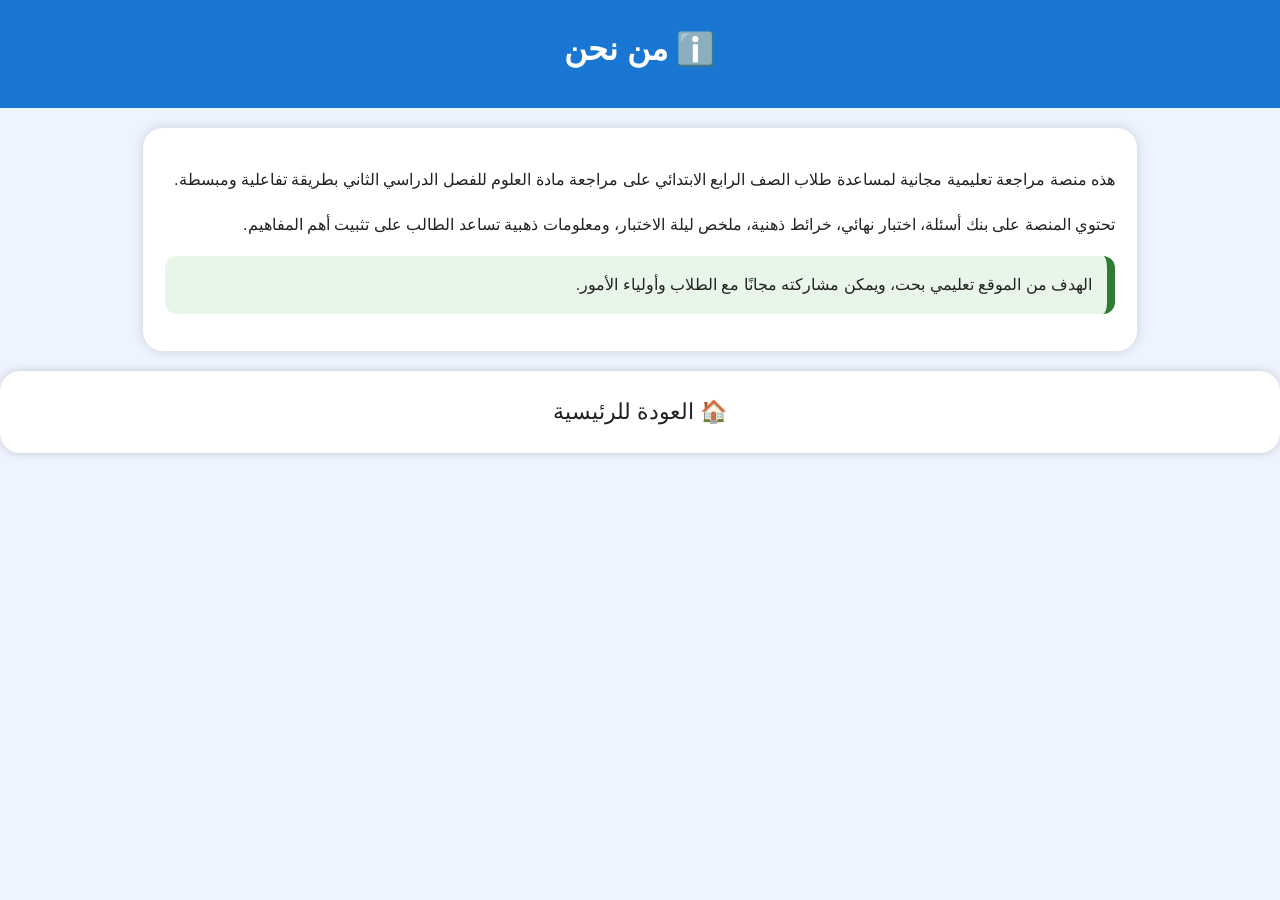
<file: about.html>
<!DOCTYPE html><html lang="ar" dir="rtl"><head><meta charset="UTF-8"><meta name="viewport" content="width=device-width, initial-scale=1.0"><title>من نحن</title><link rel="stylesheet" href="style.css"></head><body><header><h1>ℹ️ من نحن</h1></header><div class="review-section"><p>هذه منصة مراجعة تعليمية مجانية لمساعدة طلاب الصف الرابع الابتدائي على مراجعة مادة العلوم للفصل الدراسي الثاني بطريقة تفاعلية ومبسطة.</p><p>تحتوي المنصة على بنك أسئلة، اختبار نهائي، خرائط ذهنية، ملخص ليلة الاختبار، ومعلومات ذهبية تساعد الطالب على تثبيت أهم المفاهيم.</p><div class="success">الهدف من الموقع تعليمي بحت، ويمكن مشاركته مجانًا مع الطلاب وأولياء الأمور.</div></div><a class="card" href="index.html">🏠 العودة للرئيسية</a></body></html>
</file>
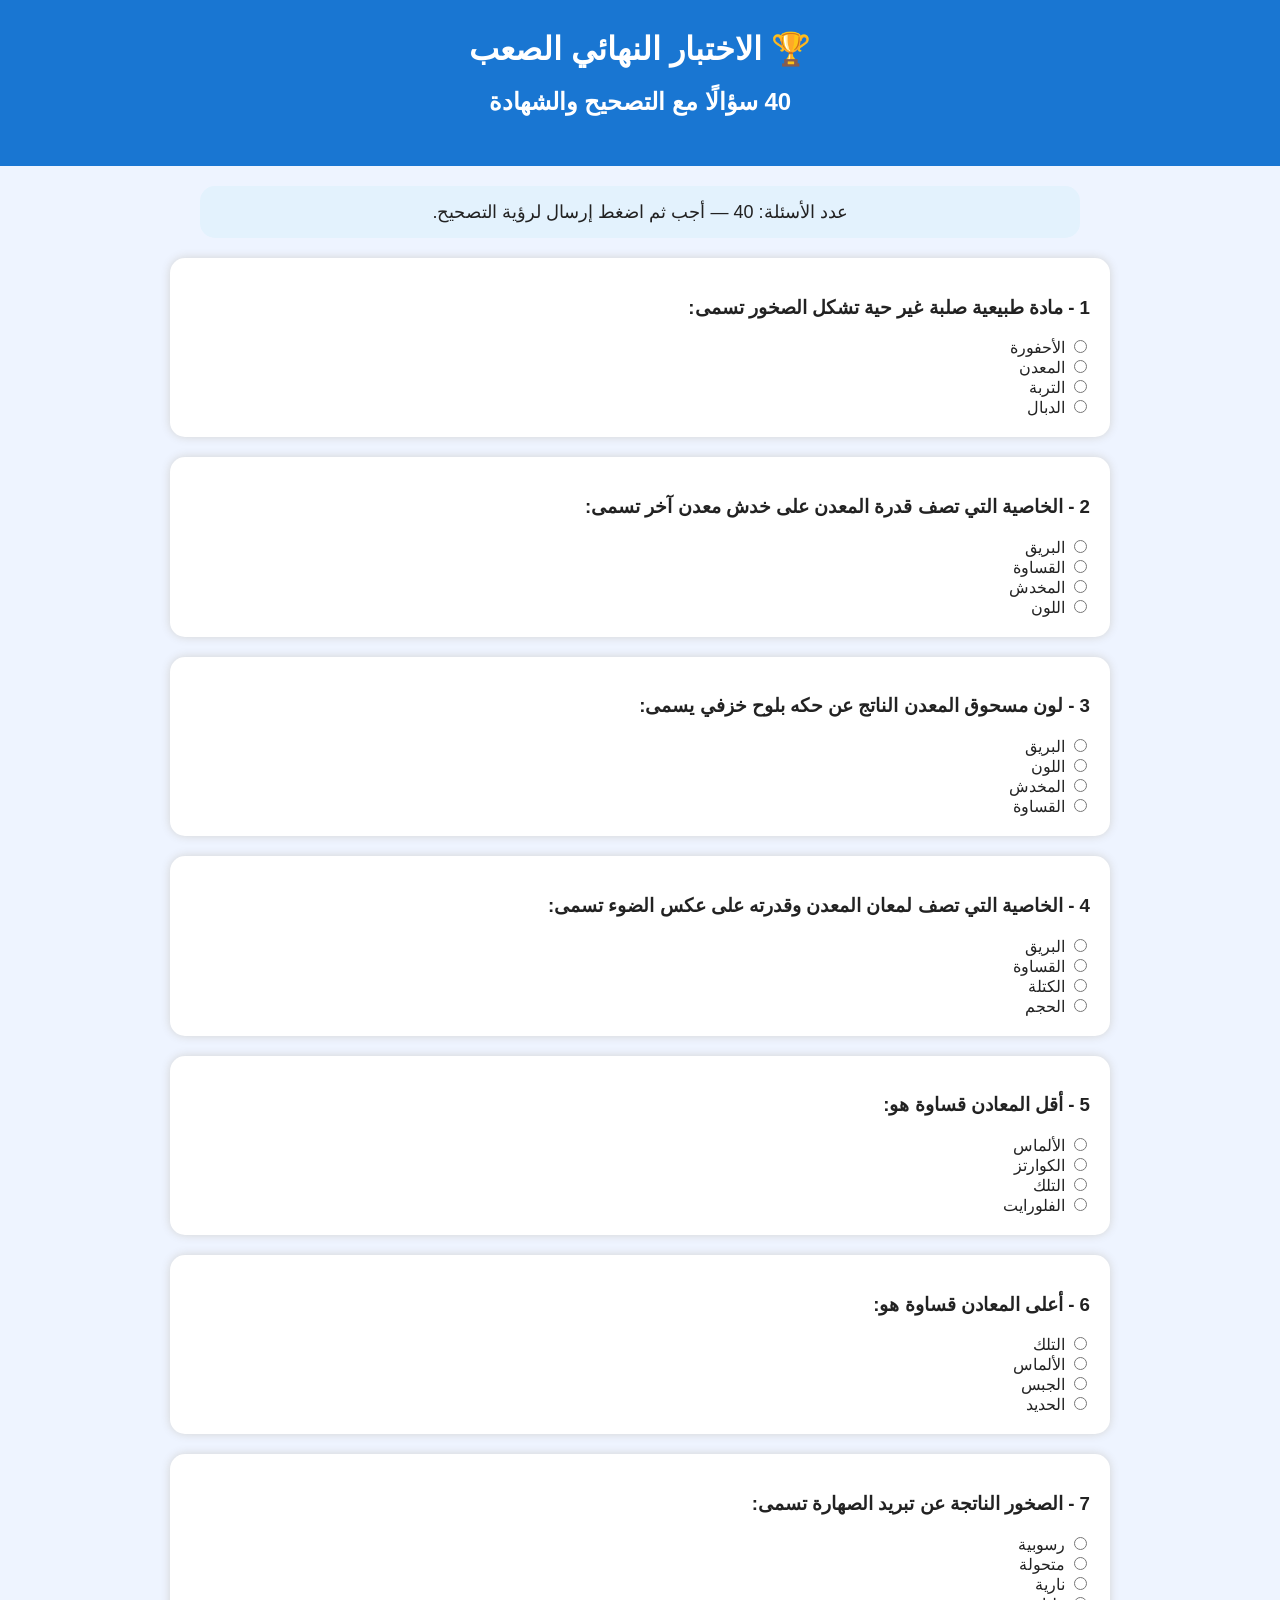
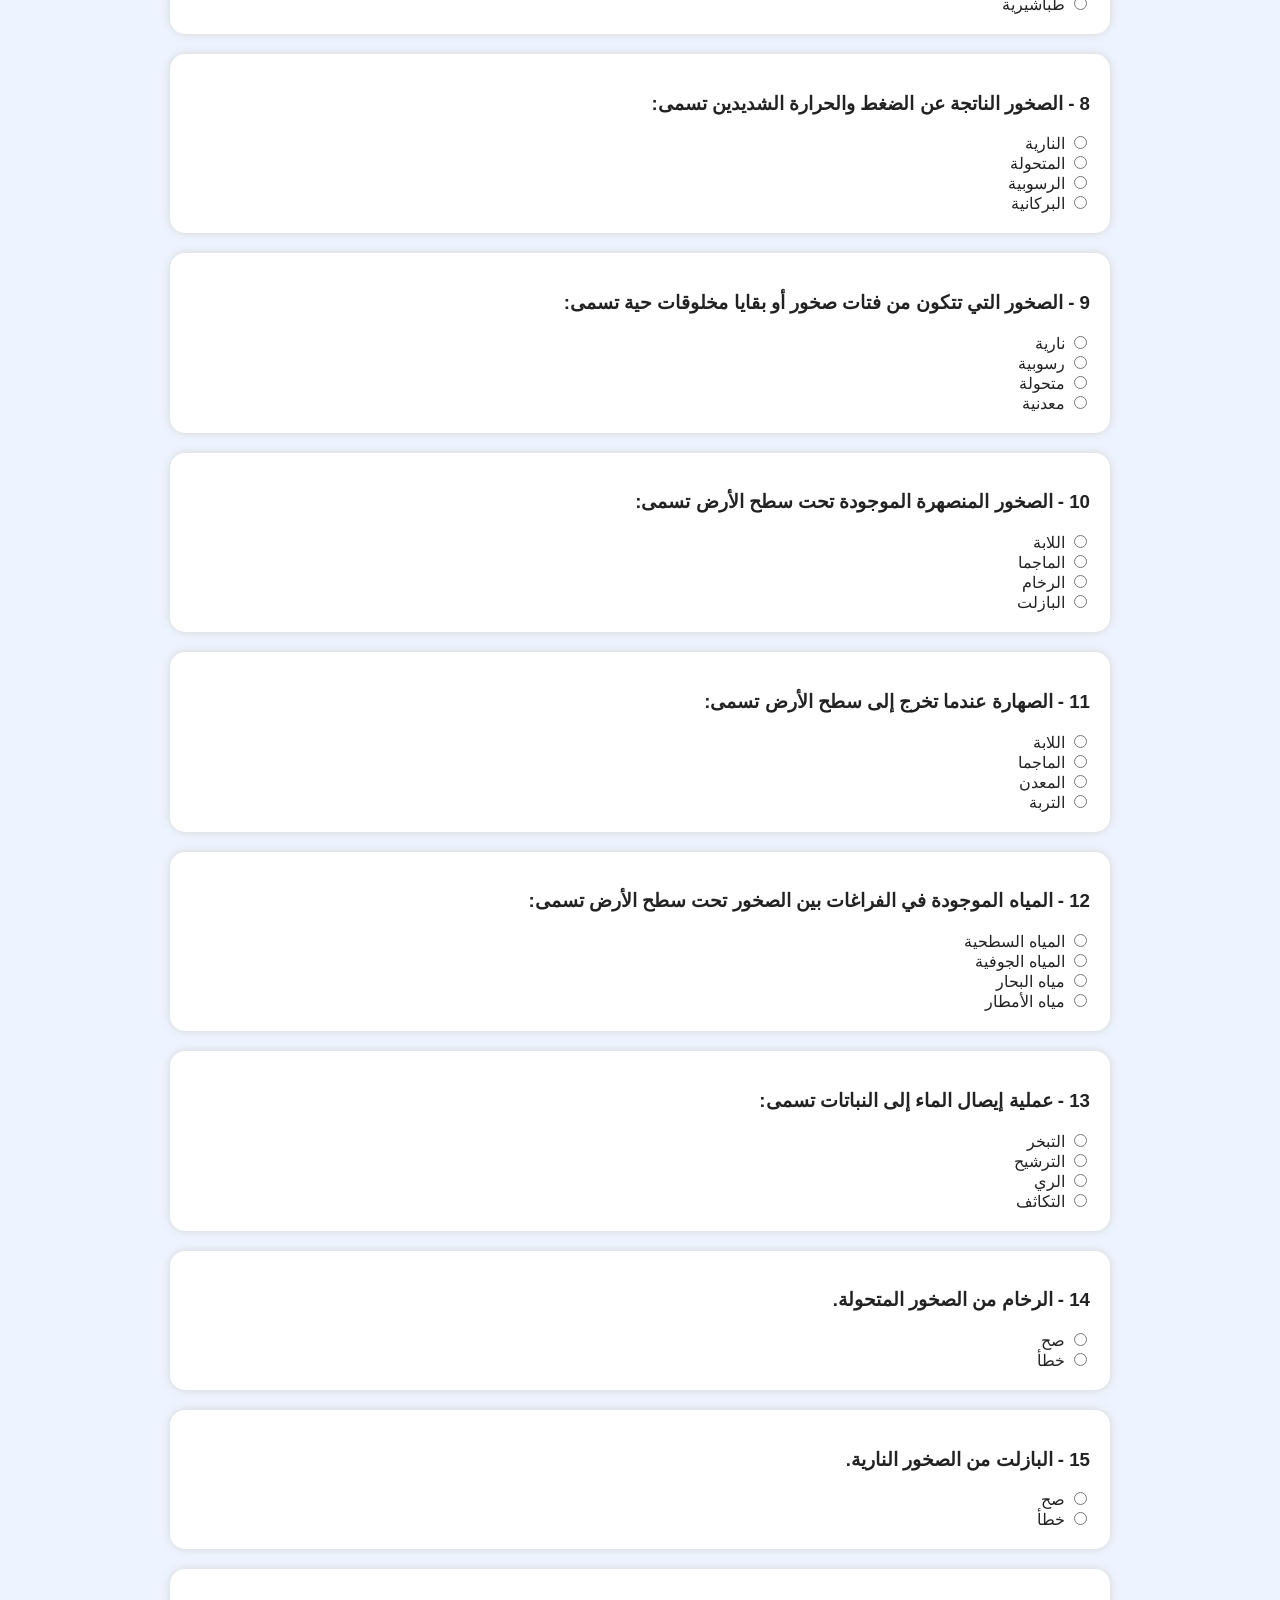
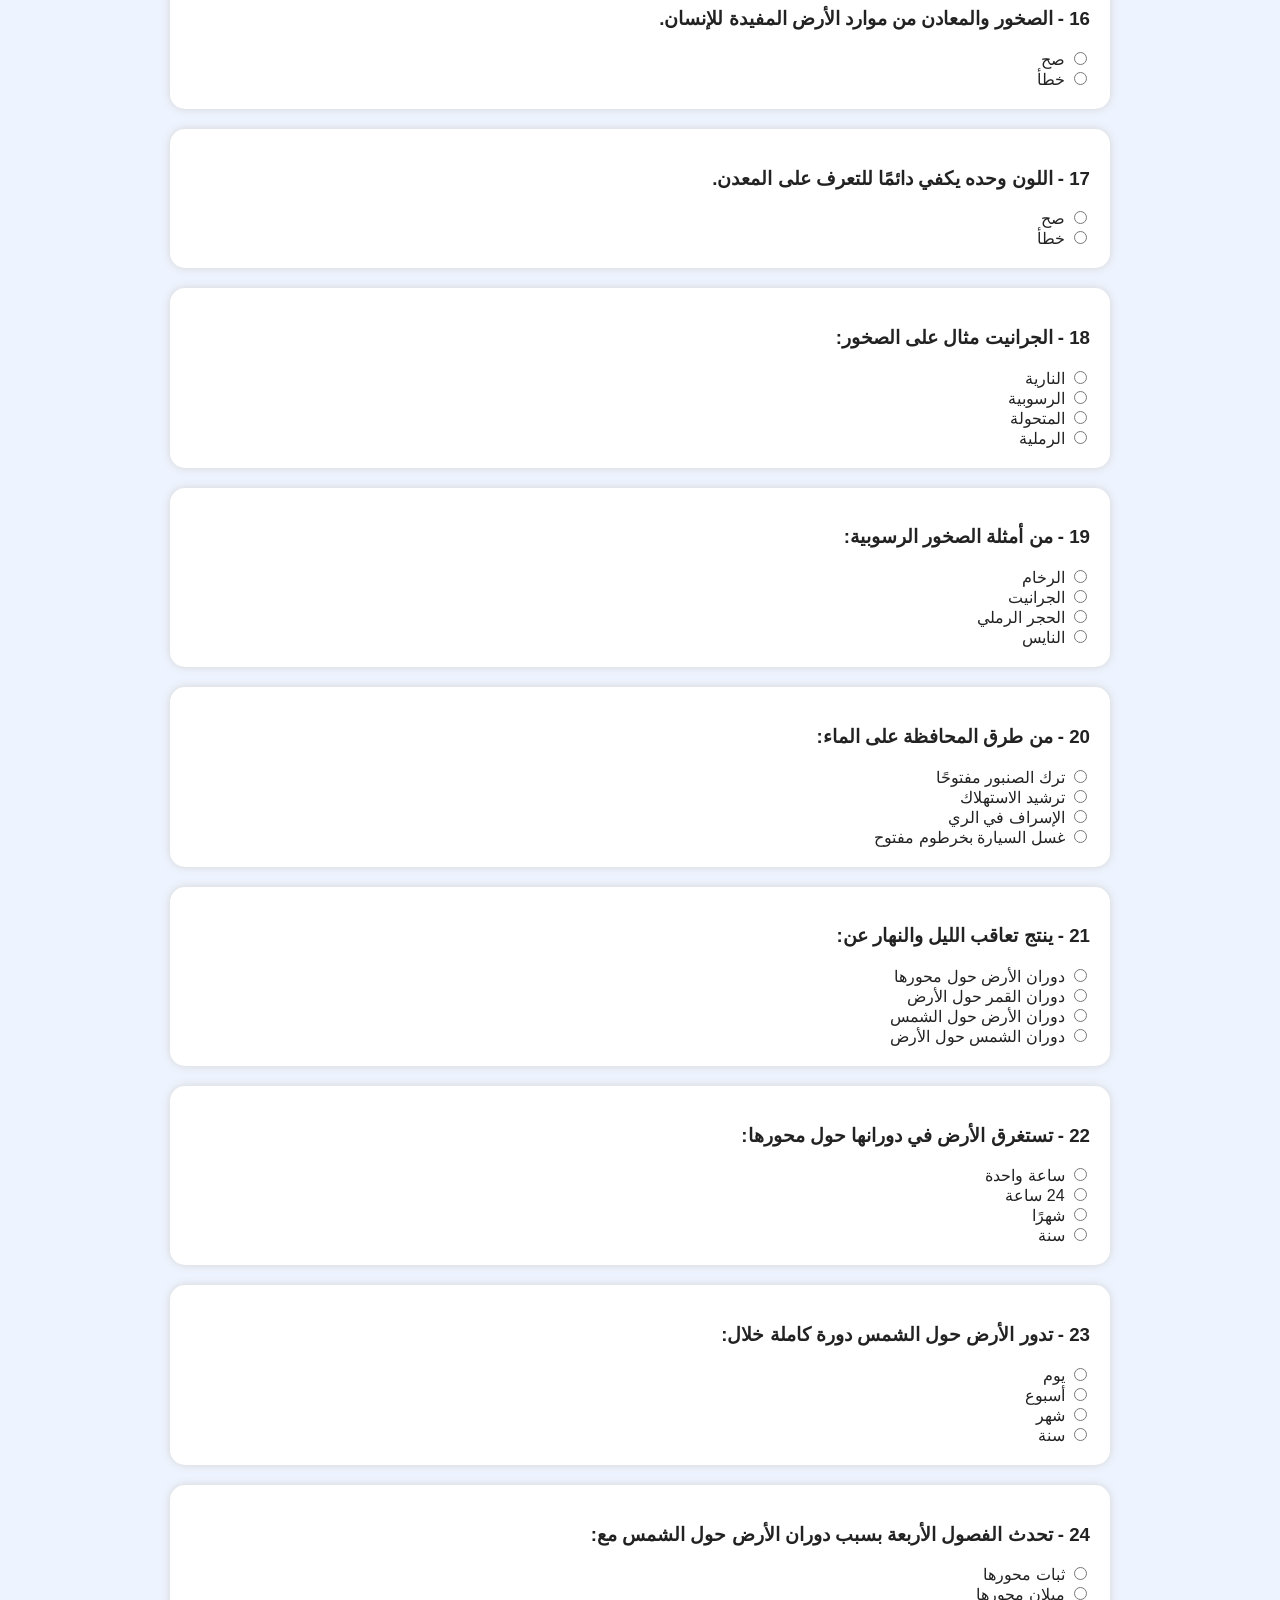
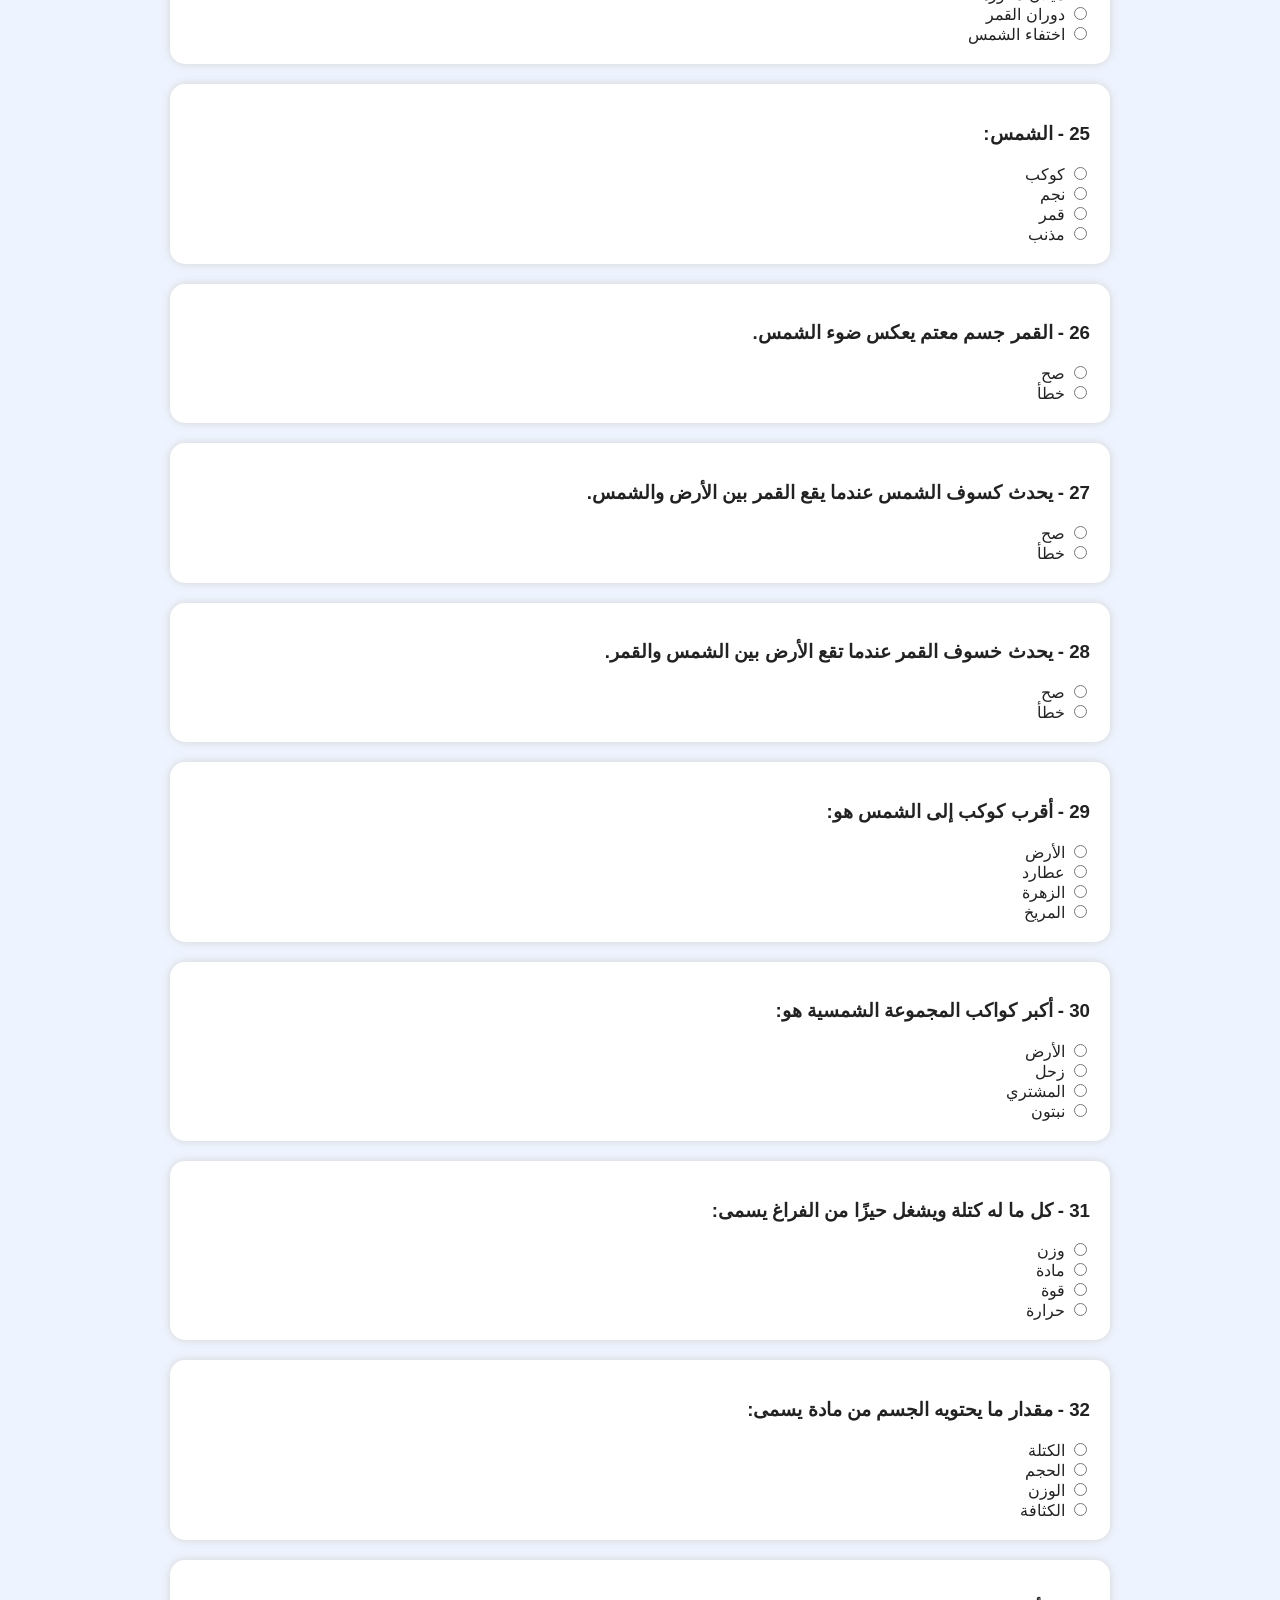
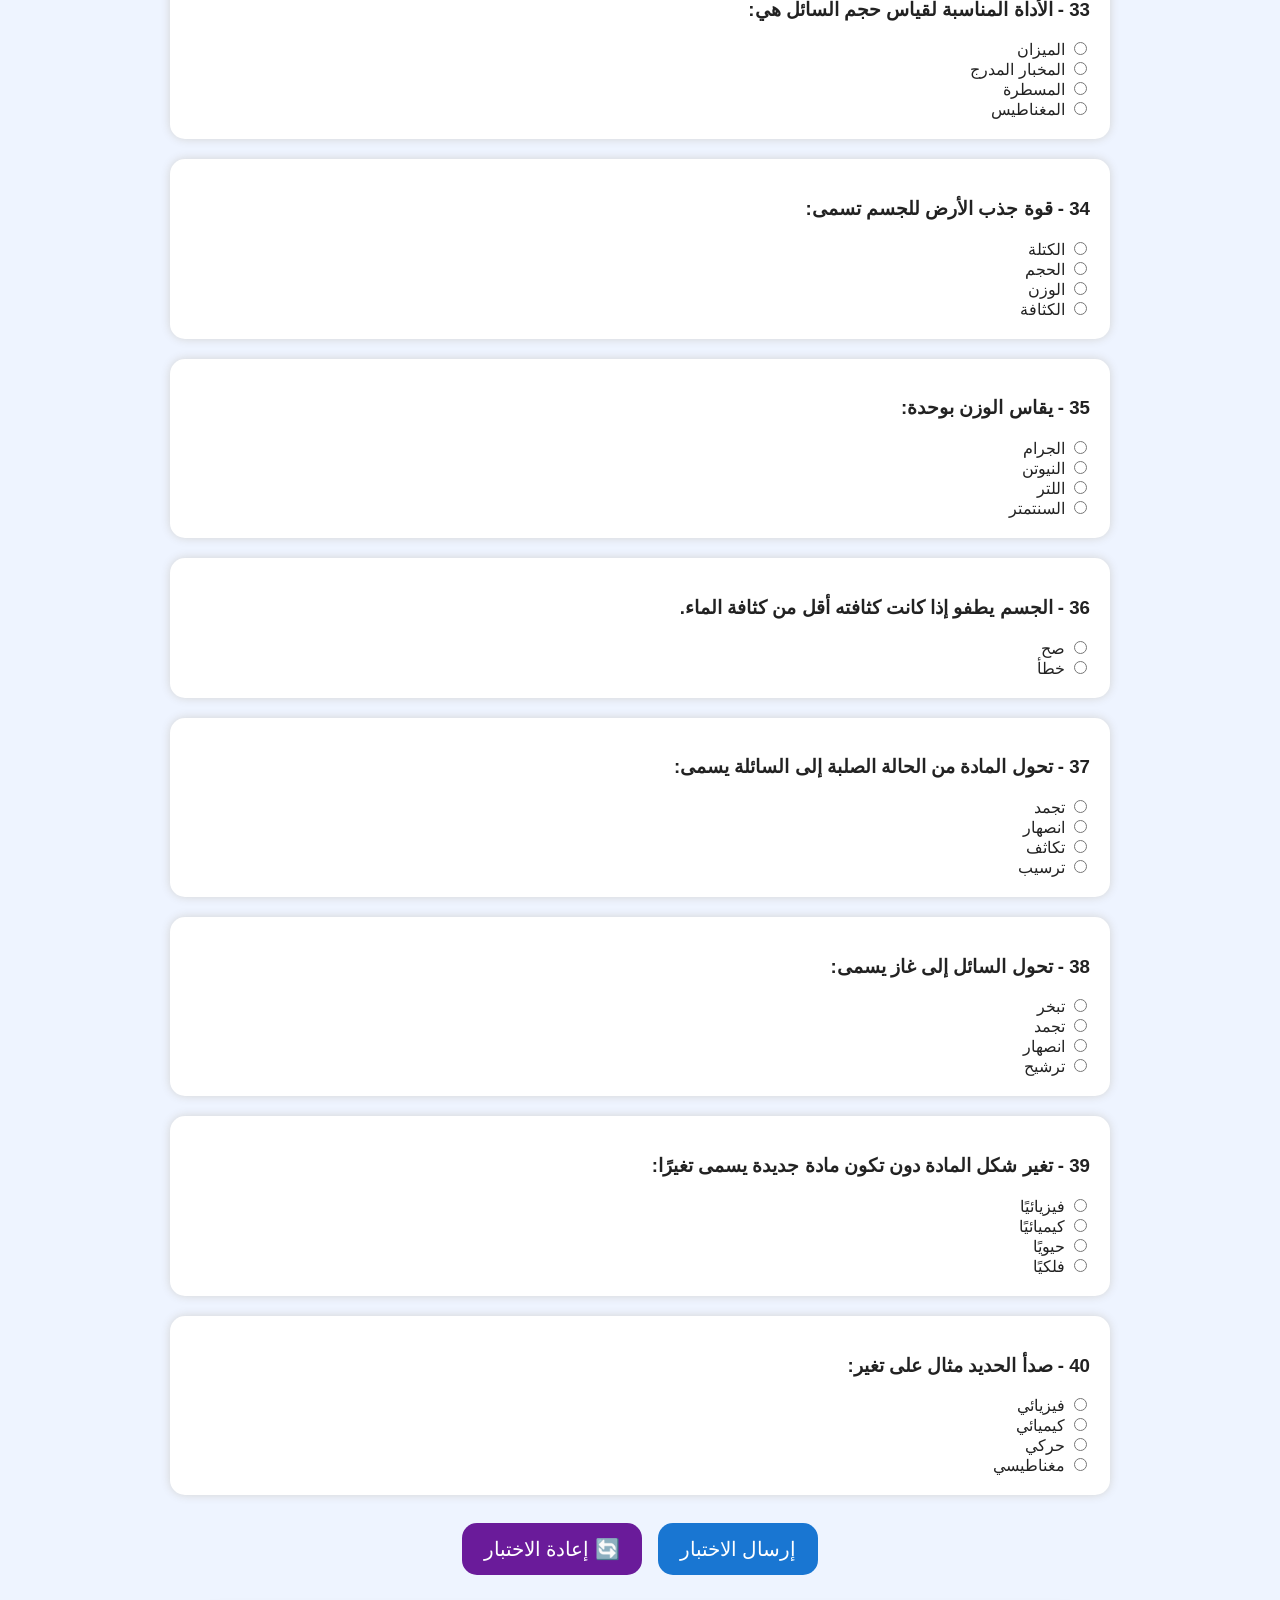
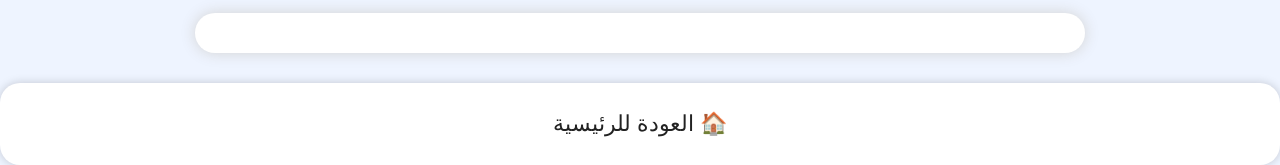
<file: final_exam.html>
<!DOCTYPE html><html lang="ar" dir="rtl"><head><meta charset="UTF-8"><meta name="viewport" content="width=device-width, initial-scale=1.0"><title>الاختبار النهائي</title><link rel="stylesheet" href="style.css"></head><body><header><h1>🏆 الاختبار النهائي الصعب</h1><h2>40 سؤالًا مع التصحيح والشهادة</h2></header><div id="examContainer"></div><button class="submitBtn" onclick="checkQuiz(examQuestions,'e')">إرسال الاختبار</button><button class="resetBtn" onclick="resetQuiz()">🔄 إعادة الاختبار</button><div id="result"></div><a class="card" href="index.html">🏠 العودة للرئيسية</a><script src="quiz_engine.js"></script><script>const examQuestions=[{"question": "مادة طبيعية صلبة غير حية تشكل الصخور تسمى:", "answers": ["الأحفورة", "المعدن", "التربة", "الدبال"], "correct": 1}, {"question": "الخاصية التي تصف قدرة المعدن على خدش معدن آخر تسمى:", "answers": ["البريق", "القساوة", "المخدش", "اللون"], "correct": 1}, {"question": "لون مسحوق المعدن الناتج عن حكه بلوح خزفي يسمى:", "answers": ["البريق", "اللون", "المخدش", "القساوة"], "correct": 2}, {"question": "الخاصية التي تصف لمعان المعدن وقدرته على عكس الضوء تسمى:", "answers": ["البريق", "القساوة", "الكتلة", "الحجم"], "correct": 0}, {"question": "أقل المعادن قساوة هو:", "answers": ["الألماس", "الكوارتز", "التلك", "الفلورايت"], "correct": 2}, {"question": "أعلى المعادن قساوة هو:", "answers": ["التلك", "الألماس", "الجبس", "الحديد"], "correct": 1}, {"question": "الصخور الناتجة عن تبريد الصهارة تسمى:", "answers": ["رسوبية", "متحولة", "نارية", "طباشيرية"], "correct": 2}, {"question": "الصخور الناتجة عن الضغط والحرارة الشديدين تسمى:", "answers": ["النارية", "المتحولة", "الرسوبية", "البركانية"], "correct": 1}, {"question": "الصخور التي تتكون من فتات صخور أو بقايا مخلوقات حية تسمى:", "answers": ["نارية", "رسوبية", "متحولة", "معدنية"], "correct": 1}, {"question": "الصخور المنصهرة الموجودة تحت سطح الأرض تسمى:", "answers": ["اللابة", "الماجما", "الرخام", "البازلت"], "correct": 1}, {"question": "الصهارة عندما تخرج إلى سطح الأرض تسمى:", "answers": ["اللابة", "الماجما", "المعدن", "التربة"], "correct": 0}, {"question": "المياه الموجودة في الفراغات بين الصخور تحت سطح الأرض تسمى:", "answers": ["المياه السطحية", "المياه الجوفية", "مياه البحار", "مياه الأمطار"], "correct": 1}, {"question": "عملية إيصال الماء إلى النباتات تسمى:", "answers": ["التبخر", "الترشيح", "الري", "التكاثف"], "correct": 2}, {"question": "الرخام من الصخور المتحولة.", "answers": ["صح", "خطأ"], "correct": 0}, {"question": "البازلت من الصخور النارية.", "answers": ["صح", "خطأ"], "correct": 0}, {"question": "الصخور والمعادن من موارد الأرض المفيدة للإنسان.", "answers": ["صح", "خطأ"], "correct": 0}, {"question": "اللون وحده يكفي دائمًا للتعرف على المعدن.", "answers": ["صح", "خطأ"], "correct": 1}, {"question": "الجرانيت مثال على الصخور:", "answers": ["النارية", "الرسوبية", "المتحولة", "الرملية"], "correct": 0}, {"question": "من أمثلة الصخور الرسوبية:", "answers": ["الرخام", "الجرانيت", "الحجر الرملي", "النايس"], "correct": 2}, {"question": "من طرق المحافظة على الماء:", "answers": ["ترك الصنبور مفتوحًا", "ترشيد الاستهلاك", "الإسراف في الري", "غسل السيارة بخرطوم مفتوح"], "correct": 1}, {"question": "ينتج تعاقب الليل والنهار عن:", "answers": ["دوران الأرض حول محورها", "دوران القمر حول الأرض", "دوران الأرض حول الشمس", "دوران الشمس حول الأرض"], "correct": 0}, {"question": "تستغرق الأرض في دورانها حول محورها:", "answers": ["ساعة واحدة", "24 ساعة", "شهرًا", "سنة"], "correct": 1}, {"question": "تدور الأرض حول الشمس دورة كاملة خلال:", "answers": ["يوم", "أسبوع", "شهر", "سنة"], "correct": 3}, {"question": "تحدث الفصول الأربعة بسبب دوران الأرض حول الشمس مع:", "answers": ["ثبات محورها", "ميلان محورها", "دوران القمر", "اختفاء الشمس"], "correct": 1}, {"question": "الشمس:", "answers": ["كوكب", "نجم", "قمر", "مذنب"], "correct": 1}, {"question": "القمر جسم معتم يعكس ضوء الشمس.", "answers": ["صح", "خطأ"], "correct": 0}, {"question": "يحدث كسوف الشمس عندما يقع القمر بين الأرض والشمس.", "answers": ["صح", "خطأ"], "correct": 0}, {"question": "يحدث خسوف القمر عندما تقع الأرض بين الشمس والقمر.", "answers": ["صح", "خطأ"], "correct": 0}, {"question": "أقرب كوكب إلى الشمس هو:", "answers": ["الأرض", "عطارد", "الزهرة", "المريخ"], "correct": 1}, {"question": "أكبر كواكب المجموعة الشمسية هو:", "answers": ["الأرض", "زحل", "المشتري", "نبتون"], "correct": 2}, {"question": "كل ما له كتلة ويشغل حيزًا من الفراغ يسمى:", "answers": ["وزن", "مادة", "قوة", "حرارة"], "correct": 1}, {"question": "مقدار ما يحتويه الجسم من مادة يسمى:", "answers": ["الكتلة", "الحجم", "الوزن", "الكثافة"], "correct": 0}, {"question": "الأداة المناسبة لقياس حجم السائل هي:", "answers": ["الميزان", "المخبار المدرج", "المسطرة", "المغناطيس"], "correct": 1}, {"question": "قوة جذب الأرض للجسم تسمى:", "answers": ["الكتلة", "الحجم", "الوزن", "الكثافة"], "correct": 2}, {"question": "يقاس الوزن بوحدة:", "answers": ["الجرام", "النيوتن", "اللتر", "السنتمتر"], "correct": 1}, {"question": "الجسم يطفو إذا كانت كثافته أقل من كثافة الماء.", "answers": ["صح", "خطأ"], "correct": 0}, {"question": "تحول المادة من الحالة الصلبة إلى السائلة يسمى:", "answers": ["تجمد", "انصهار", "تكاثف", "ترسيب"], "correct": 1}, {"question": "تحول السائل إلى غاز يسمى:", "answers": ["تبخر", "تجمد", "انصهار", "ترشيح"], "correct": 0}, {"question": "تغير شكل المادة دون تكون مادة جديدة يسمى تغيرًا:", "answers": ["فيزيائيًا", "كيميائيًا", "حيويًا", "فلكيًا"], "correct": 0}, {"question": "صدأ الحديد مثال على تغير:", "answers": ["فيزيائي", "كيميائي", "حركي", "مغناطيسي"], "correct": 1}];renderQuiz('examContainer',examQuestions,'e');</script></body></html>
</file>
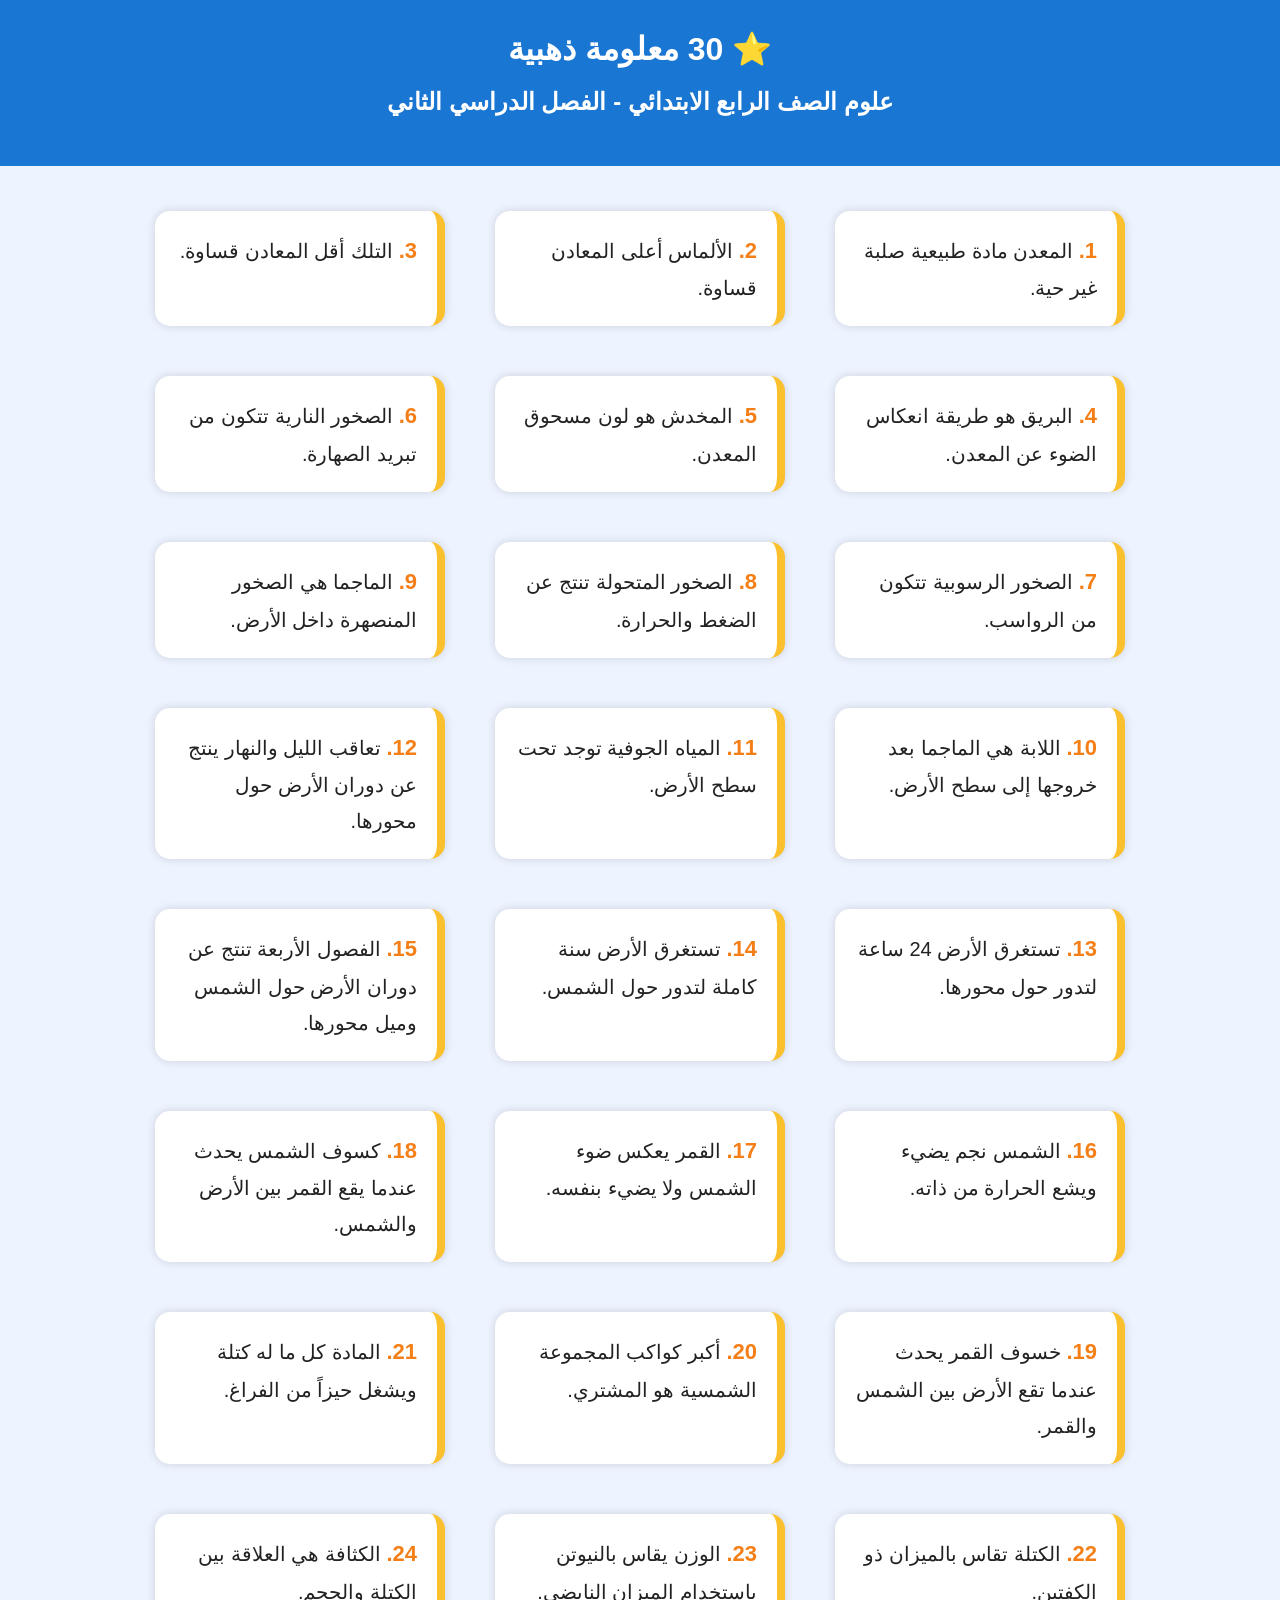
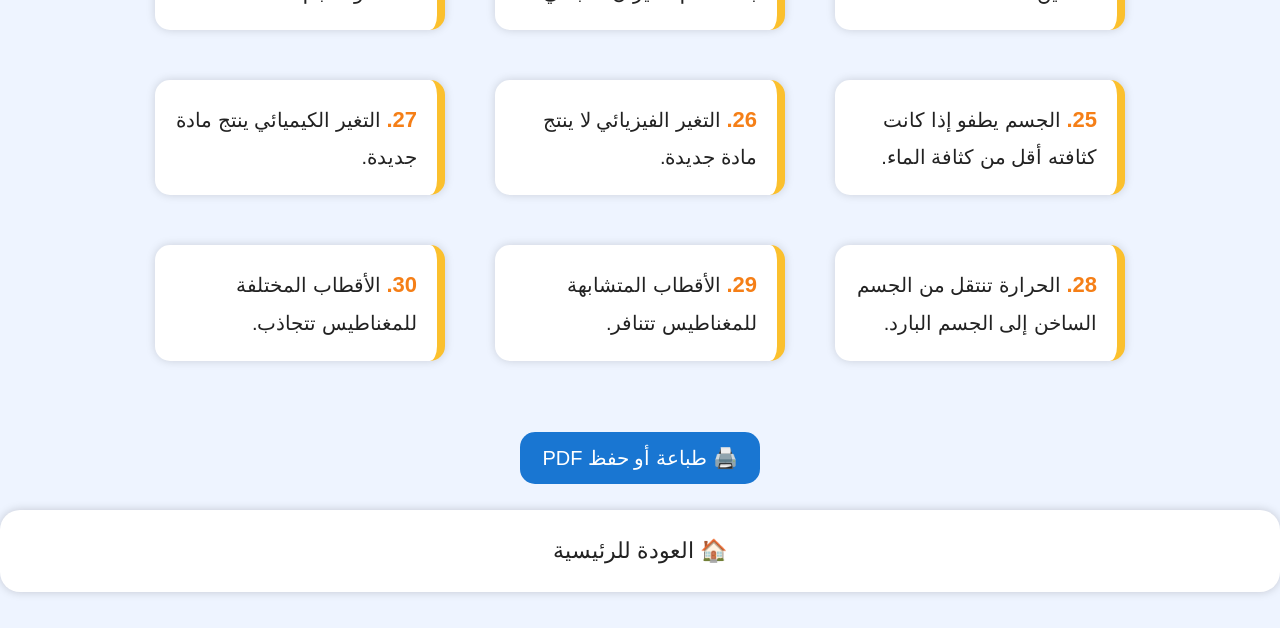
<file: golden_facts.html>
<!DOCTYPE html>
<html lang="ar" dir="rtl">

<head>

<meta charset="UTF-8">

<meta name="viewport" content="width=device-width, initial-scale=1.0">

<title>30 معلومة ذهبية</title>

<link rel="stylesheet" href="style.css">

<style>

.factBox{

background:white;

margin:15px;

padding:20px;

border-radius:15px;

box-shadow:0 0 10px rgba(0,0,0,.15);

font-size:20px;

text-align:right;

border-right:8px solid #fbc02d;

}

.factNumber{

font-weight:bold;

color:#f57f17;

font-size:22px;

}

</style>

</head>

<body>

<header>

<h1>
⭐ 30 معلومة ذهبية
</h1>

<h2>
علوم الصف الرابع الابتدائي - الفصل الدراسي الثاني
</h2>

</header>

<div class="container">

<div class="factBox"><span class="factNumber">1.</span> المعدن مادة طبيعية صلبة غير حية.</div>

<div class="factBox"><span class="factNumber">2.</span> الألماس أعلى المعادن قساوة.</div>

<div class="factBox"><span class="factNumber">3.</span> التلك أقل المعادن قساوة.</div>

<div class="factBox"><span class="factNumber">4.</span> البريق هو طريقة انعكاس الضوء عن المعدن.</div>

<div class="factBox"><span class="factNumber">5.</span> المخدش هو لون مسحوق المعدن.</div>

<div class="factBox"><span class="factNumber">6.</span> الصخور النارية تتكون من تبريد الصهارة.</div>

<div class="factBox"><span class="factNumber">7.</span> الصخور الرسوبية تتكون من الرواسب.</div>

<div class="factBox"><span class="factNumber">8.</span> الصخور المتحولة تنتج عن الضغط والحرارة.</div>

<div class="factBox"><span class="factNumber">9.</span> الماجما هي الصخور المنصهرة داخل الأرض.</div>

<div class="factBox"><span class="factNumber">10.</span> اللابة هي الماجما بعد خروجها إلى سطح الأرض.</div>

<div class="factBox"><span class="factNumber">11.</span> المياه الجوفية توجد تحت سطح الأرض.</div>

<div class="factBox"><span class="factNumber">12.</span> تعاقب الليل والنهار ينتج عن دوران الأرض حول محورها.</div>

<div class="factBox"><span class="factNumber">13.</span> تستغرق الأرض 24 ساعة لتدور حول محورها.</div>

<div class="factBox"><span class="factNumber">14.</span> تستغرق الأرض سنة كاملة لتدور حول الشمس.</div>

<div class="factBox"><span class="factNumber">15.</span> الفصول الأربعة تنتج عن دوران الأرض حول الشمس وميل محورها.</div>

<div class="factBox"><span class="factNumber">16.</span> الشمس نجم يضيء ويشع الحرارة من ذاته.</div>

<div class="factBox"><span class="factNumber">17.</span> القمر يعكس ضوء الشمس ولا يضيء بنفسه.</div>

<div class="factBox"><span class="factNumber">18.</span> كسوف الشمس يحدث عندما يقع القمر بين الأرض والشمس.</div>

<div class="factBox"><span class="factNumber">19.</span> خسوف القمر يحدث عندما تقع الأرض بين الشمس والقمر.</div>

<div class="factBox"><span class="factNumber">20.</span> أكبر كواكب المجموعة الشمسية هو المشتري.</div>

<div class="factBox"><span class="factNumber">21.</span> المادة كل ما له كتلة ويشغل حيزاً من الفراغ.</div>

<div class="factBox"><span class="factNumber">22.</span> الكتلة تقاس بالميزان ذو الكفتين.</div>

<div class="factBox"><span class="factNumber">23.</span> الوزن يقاس بالنيوتن باستخدام الميزان النابضي.</div>

<div class="factBox"><span class="factNumber">24.</span> الكثافة هي العلاقة بين الكتلة والحجم.</div>

<div class="factBox"><span class="factNumber">25.</span> الجسم يطفو إذا كانت كثافته أقل من كثافة الماء.</div>

<div class="factBox"><span class="factNumber">26.</span> التغير الفيزيائي لا ينتج مادة جديدة.</div>

<div class="factBox"><span class="factNumber">27.</span> التغير الكيميائي ينتج مادة جديدة.</div>

<div class="factBox"><span class="factNumber">28.</span> الحرارة تنتقل من الجسم الساخن إلى الجسم البارد.</div>

<div class="factBox"><span class="factNumber">29.</span> الأقطاب المتشابهة للمغناطيس تتنافر.</div>

<div class="factBox"><span class="factNumber">30.</span> الأقطاب المختلفة للمغناطيس تتجاذب.</div>

</div>

<br>

<div style="text-align:center">

<button onclick="window.print()" class="submitBtn">
🖨️ طباعة أو حفظ PDF
</button>

<br><br>

<a class="card" href="index.html">
🏠 العودة للرئيسية
</a>

</div>

<br><br>

</body>
</html>
</file>
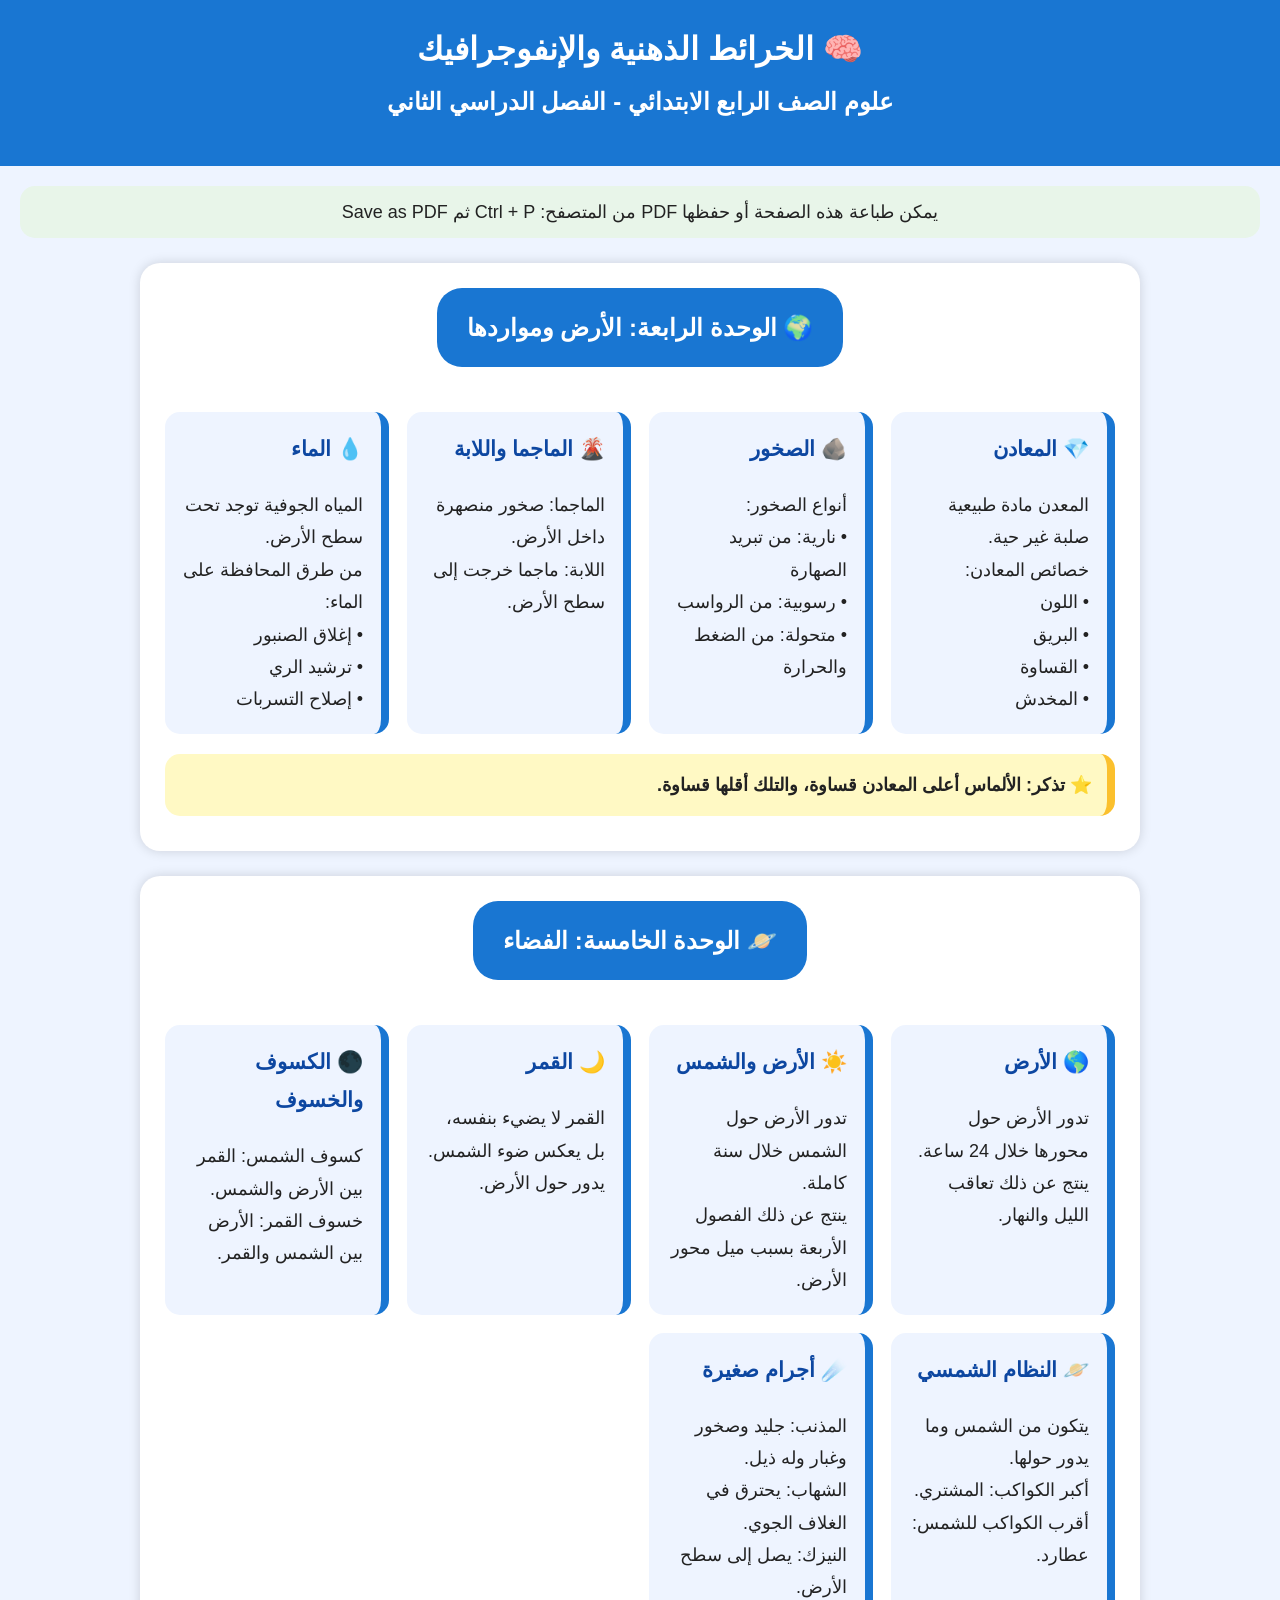
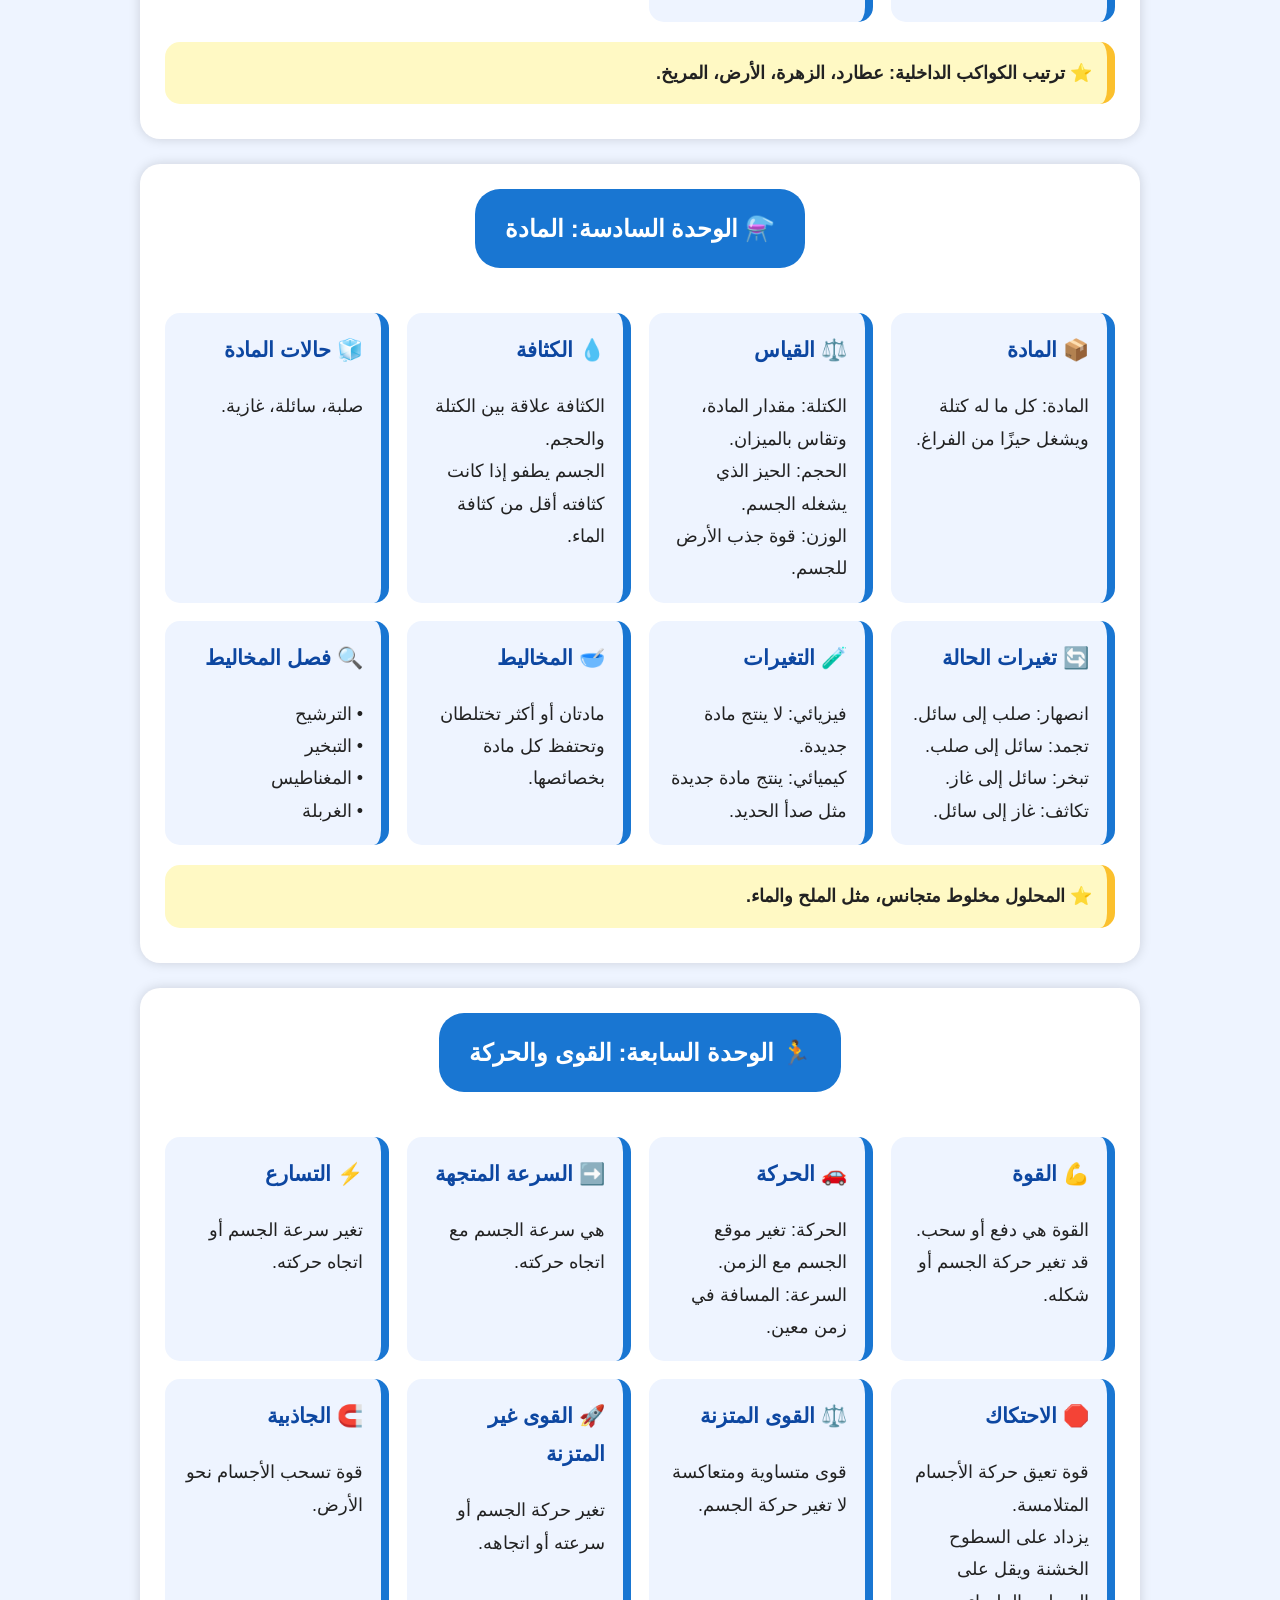
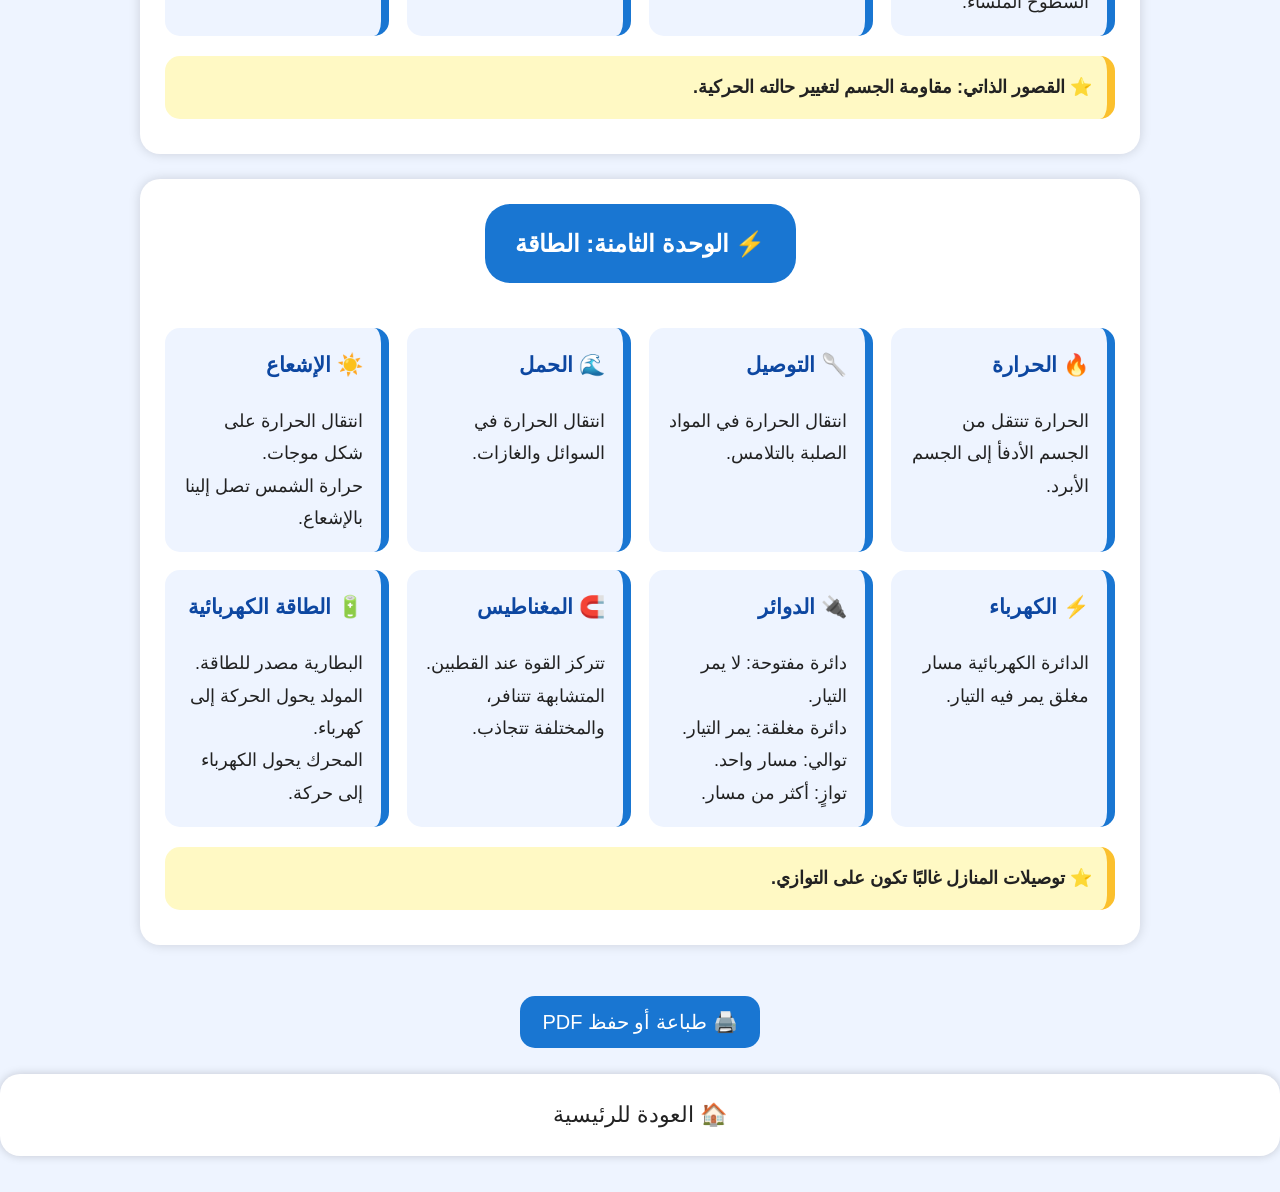
<file: mindmaps.html>
<!DOCTYPE html>
<html lang="ar" dir="rtl">
<head>
<meta charset="UTF-8">
<meta name="viewport" content="width=device-width, initial-scale=1.0">

<title>الخرائط الذهنية - علوم رابع</title>

<link rel="stylesheet" href="style.css">

<style>
.mindmap{
background:white;
margin:25px auto;
padding:25px;
border-radius:20px;
box-shadow:0 0 12px rgba(0,0,0,.15);
max-width:950px;
text-align:center;
}

.center-title{
background:#1976d2;
color:white;
display:inline-block;
padding:18px 30px;
border-radius:25px;
font-size:24px;
font-weight:bold;
margin-bottom:25px;
}

.branches{
display:grid;
grid-template-columns:repeat(auto-fit,minmax(220px,1fr));
gap:18px;
margin-top:20px;
}

.branch{
background:#eef4ff;
border-right:8px solid #1976d2;
padding:18px;
border-radius:15px;
text-align:right;
font-size:18px;
line-height:1.8;
}

.branch h3{
margin-top:0;
color:#0d47a1;
}

.tip{
background:#fff9c4;
border-right:8px solid #fbc02d;
padding:15px;
border-radius:15px;
margin-top:20px;
font-size:18px;
text-align:right;
}

.printNote{
background:#e8f5e9;
padding:15px;
border-radius:15px;
margin:20px;
font-size:18px;
}
</style>

</head>

<body>

<header>
<h1>🧠 الخرائط الذهنية والإنفوجرافيك</h1>
<h2>علوم الصف الرابع الابتدائي - الفصل الدراسي الثاني</h2>
</header>

<div class="printNote">
يمكن طباعة هذه الصفحة أو حفظها PDF من المتصفح: Ctrl + P ثم Save as PDF
</div>

<div class="mindmap">
<div class="center-title">🌍 الوحدة الرابعة: الأرض ومواردها</div>

<div class="branches">

<div class="branch">
<h3>💎 المعادن</h3>
المعدن مادة طبيعية صلبة غير حية.<br>
خصائص المعادن:<br>
• اللون<br>
• البريق<br>
• القساوة<br>
• المخدش
</div>

<div class="branch">
<h3>🪨 الصخور</h3>
أنواع الصخور:<br>
• نارية: من تبريد الصهارة<br>
• رسوبية: من الرواسب<br>
• متحولة: من الضغط والحرارة
</div>

<div class="branch">
<h3>🌋 الماجما واللابة</h3>
الماجما: صخور منصهرة داخل الأرض.<br>
اللابة: ماجما خرجت إلى سطح الأرض.
</div>

<div class="branch">
<h3>💧 الماء</h3>
المياه الجوفية توجد تحت سطح الأرض.<br>
من طرق المحافظة على الماء:<br>
• إغلاق الصنبور<br>
• ترشيد الري<br>
• إصلاح التسربات
</div>

</div>

<div class="tip">
⭐ تذكر: الألماس أعلى المعادن قساوة، والتلك أقلها قساوة.
</div>
</div>

<div class="mindmap">
<div class="center-title">🪐 الوحدة الخامسة: الفضاء</div>

<div class="branches">

<div class="branch">
<h3>🌎 الأرض</h3>
تدور الأرض حول محورها خلال 24 ساعة.<br>
ينتج عن ذلك تعاقب الليل والنهار.
</div>

<div class="branch">
<h3>☀️ الأرض والشمس</h3>
تدور الأرض حول الشمس خلال سنة كاملة.<br>
ينتج عن ذلك الفصول الأربعة بسبب ميل محور الأرض.
</div>

<div class="branch">
<h3>🌙 القمر</h3>
القمر لا يضيء بنفسه، بل يعكس ضوء الشمس.<br>
يدور حول الأرض.
</div>

<div class="branch">
<h3>🌑 الكسوف والخسوف</h3>
كسوف الشمس: القمر بين الأرض والشمس.<br>
خسوف القمر: الأرض بين الشمس والقمر.
</div>

<div class="branch">
<h3>🪐 النظام الشمسي</h3>
يتكون من الشمس وما يدور حولها.<br>
أكبر الكواكب: المشتري.<br>
أقرب الكواكب للشمس: عطارد.
</div>

<div class="branch">
<h3>☄️ أجرام صغيرة</h3>
المذنب: جليد وصخور وغبار وله ذيل.<br>
الشهاب: يحترق في الغلاف الجوي.<br>
النيزك: يصل إلى سطح الأرض.
</div>

</div>

<div class="tip">
⭐ ترتيب الكواكب الداخلية: عطارد، الزهرة، الأرض، المريخ.
</div>
</div>

<div class="mindmap">
<div class="center-title">⚗️ الوحدة السادسة: المادة</div>

<div class="branches">

<div class="branch">
<h3>📦 المادة</h3>
المادة: كل ما له كتلة ويشغل حيزًا من الفراغ.
</div>

<div class="branch">
<h3>⚖️ القياس</h3>
الكتلة: مقدار المادة، وتقاس بالميزان.<br>
الحجم: الحيز الذي يشغله الجسم.<br>
الوزن: قوة جذب الأرض للجسم.
</div>

<div class="branch">
<h3>💧 الكثافة</h3>
الكثافة علاقة بين الكتلة والحجم.<br>
الجسم يطفو إذا كانت كثافته أقل من كثافة الماء.
</div>

<div class="branch">
<h3>🧊 حالات المادة</h3>
صلبة، سائلة، غازية.
</div>

<div class="branch">
<h3>🔄 تغيرات الحالة</h3>
انصهار: صلب إلى سائل.<br>
تجمد: سائل إلى صلب.<br>
تبخر: سائل إلى غاز.<br>
تكاثف: غاز إلى سائل.
</div>

<div class="branch">
<h3>🧪 التغيرات</h3>
فيزيائي: لا ينتج مادة جديدة.<br>
كيميائي: ينتج مادة جديدة مثل صدأ الحديد.
</div>

<div class="branch">
<h3>🥣 المخاليط</h3>
مادتان أو أكثر تختلطان وتحتفظ كل مادة بخصائصها.
</div>

<div class="branch">
<h3>🔍 فصل المخاليط</h3>
• الترشيح<br>
• التبخير<br>
• المغناطيس<br>
• الغربلة
</div>

</div>

<div class="tip">
⭐ المحلول مخلوط متجانس، مثل الملح والماء.
</div>
</div>

<div class="mindmap">
<div class="center-title">🏃 الوحدة السابعة: القوى والحركة</div>

<div class="branches">

<div class="branch">
<h3>💪 القوة</h3>
القوة هي دفع أو سحب.<br>
قد تغير حركة الجسم أو شكله.
</div>

<div class="branch">
<h3>🚗 الحركة</h3>
الحركة: تغير موقع الجسم مع الزمن.<br>
السرعة: المسافة في زمن معين.
</div>

<div class="branch">
<h3>➡️ السرعة المتجهة</h3>
هي سرعة الجسم مع اتجاه حركته.
</div>

<div class="branch">
<h3>⚡ التسارع</h3>
تغير سرعة الجسم أو اتجاه حركته.
</div>

<div class="branch">
<h3>🛑 الاحتكاك</h3>
قوة تعيق حركة الأجسام المتلامسة.<br>
يزداد على السطوح الخشنة ويقل على السطوح الملساء.
</div>

<div class="branch">
<h3>⚖️ القوى المتزنة</h3>
قوى متساوية ومتعاكسة لا تغير حركة الجسم.
</div>

<div class="branch">
<h3>🚀 القوى غير المتزنة</h3>
تغير حركة الجسم أو سرعته أو اتجاهه.
</div>

<div class="branch">
<h3>🧲 الجاذبية</h3>
قوة تسحب الأجسام نحو الأرض.
</div>

</div>

<div class="tip">
⭐ القصور الذاتي: مقاومة الجسم لتغيير حالته الحركية.
</div>
</div>

<div class="mindmap">
<div class="center-title">⚡ الوحدة الثامنة: الطاقة</div>

<div class="branches">

<div class="branch">
<h3>🔥 الحرارة</h3>
الحرارة تنتقل من الجسم الأدفأ إلى الجسم الأبرد.
</div>

<div class="branch">
<h3>🥄 التوصيل</h3>
انتقال الحرارة في المواد الصلبة بالتلامس.
</div>

<div class="branch">
<h3>🌊 الحمل</h3>
انتقال الحرارة في السوائل والغازات.
</div>

<div class="branch">
<h3>☀️ الإشعاع</h3>
انتقال الحرارة على شكل موجات.<br>
حرارة الشمس تصل إلينا بالإشعاع.
</div>

<div class="branch">
<h3>⚡ الكهرباء</h3>
الدائرة الكهربائية مسار مغلق يمر فيه التيار.
</div>

<div class="branch">
<h3>🔌 الدوائر</h3>
دائرة مفتوحة: لا يمر التيار.<br>
دائرة مغلقة: يمر التيار.<br>
توالي: مسار واحد.<br>
توازٍ: أكثر من مسار.
</div>

<div class="branch">
<h3>🧲 المغناطيس</h3>
تتركز القوة عند القطبين.<br>
المتشابهة تتنافر، والمختلفة تتجاذب.
</div>

<div class="branch">
<h3>🔋 الطاقة الكهربائية</h3>
البطارية مصدر للطاقة.<br>
المولد يحول الحركة إلى كهرباء.<br>
المحرك يحول الكهرباء إلى حركة.
</div>

</div>

<div class="tip">
⭐ توصيلات المنازل غالبًا تكون على التوازي.
</div>
</div>

<br>

<div style="text-align:center">

<button onclick="window.print()" class="submitBtn">
🖨️ طباعة أو حفظ PDF
</button>

<br><br>

<a class="card" href="index.html">
🏠 العودة للرئيسية
</a>

</div>

<br><br>

</body>
</html>
</file>
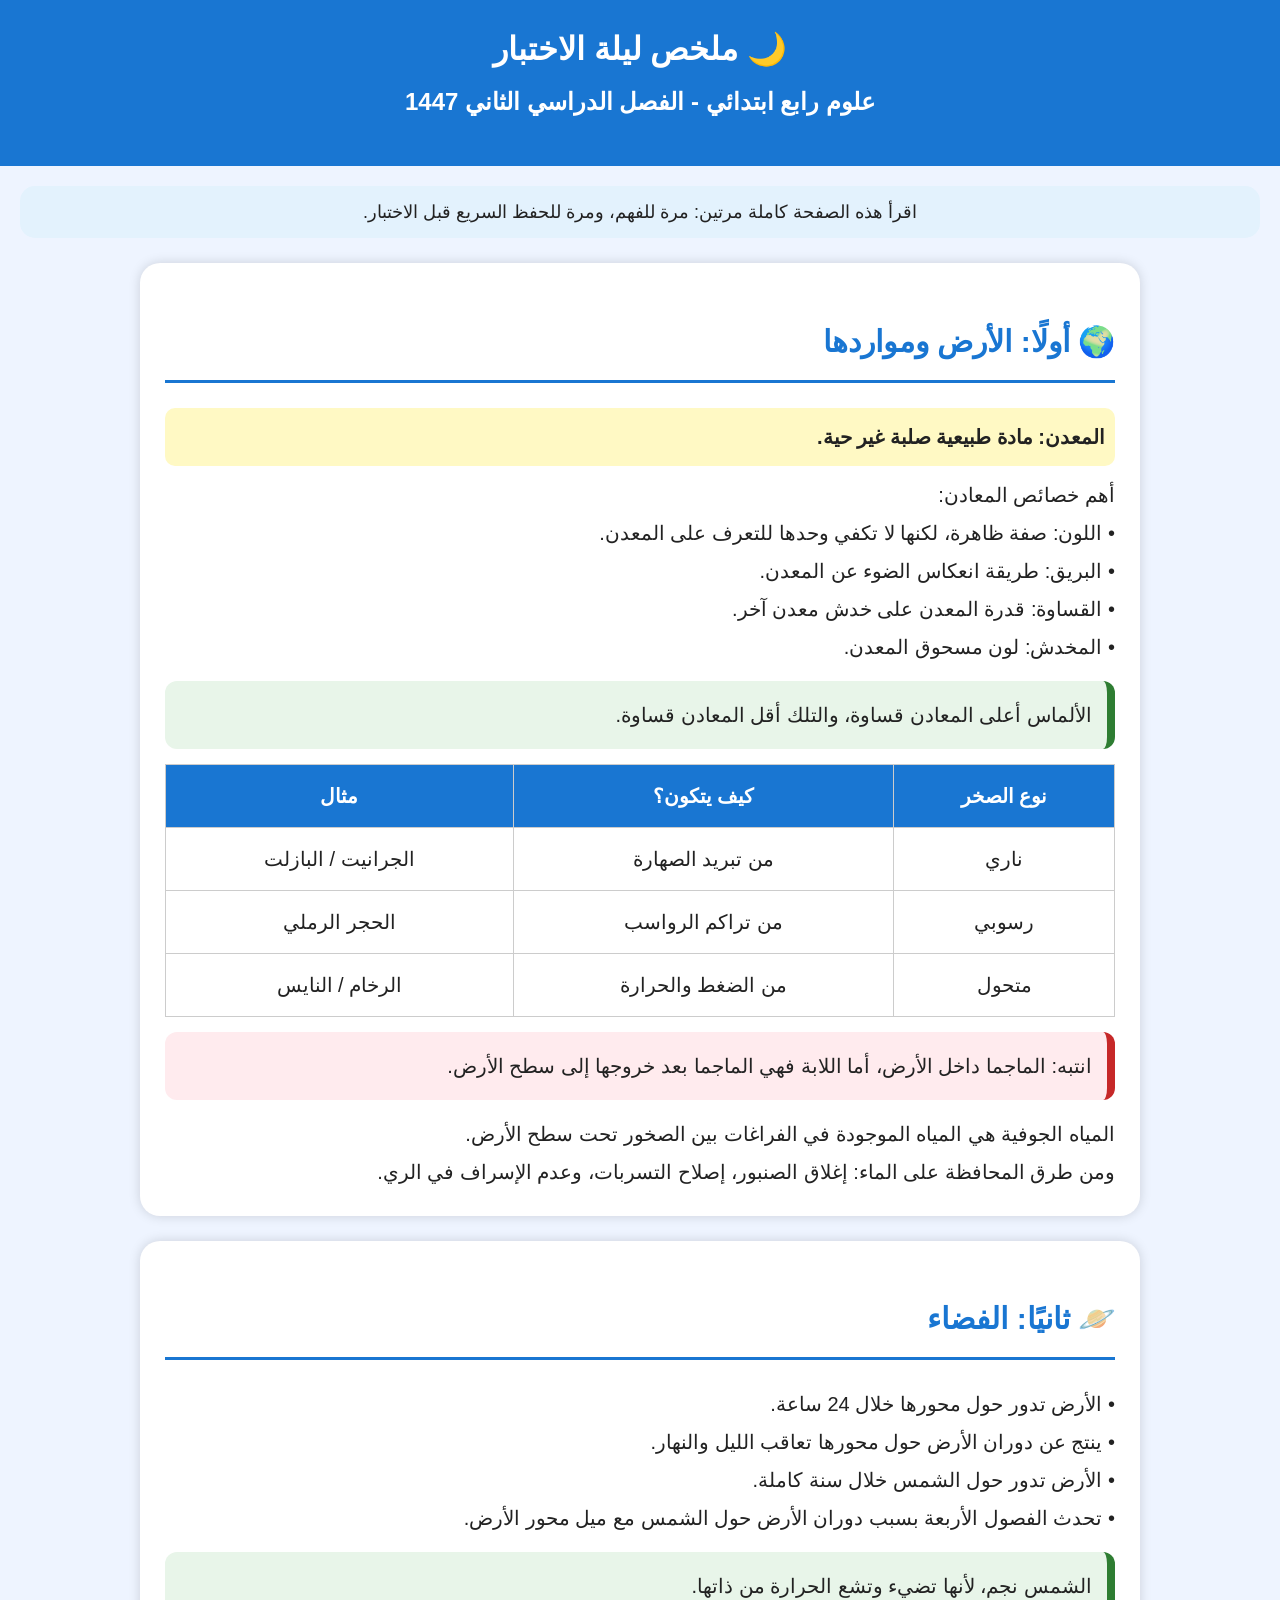
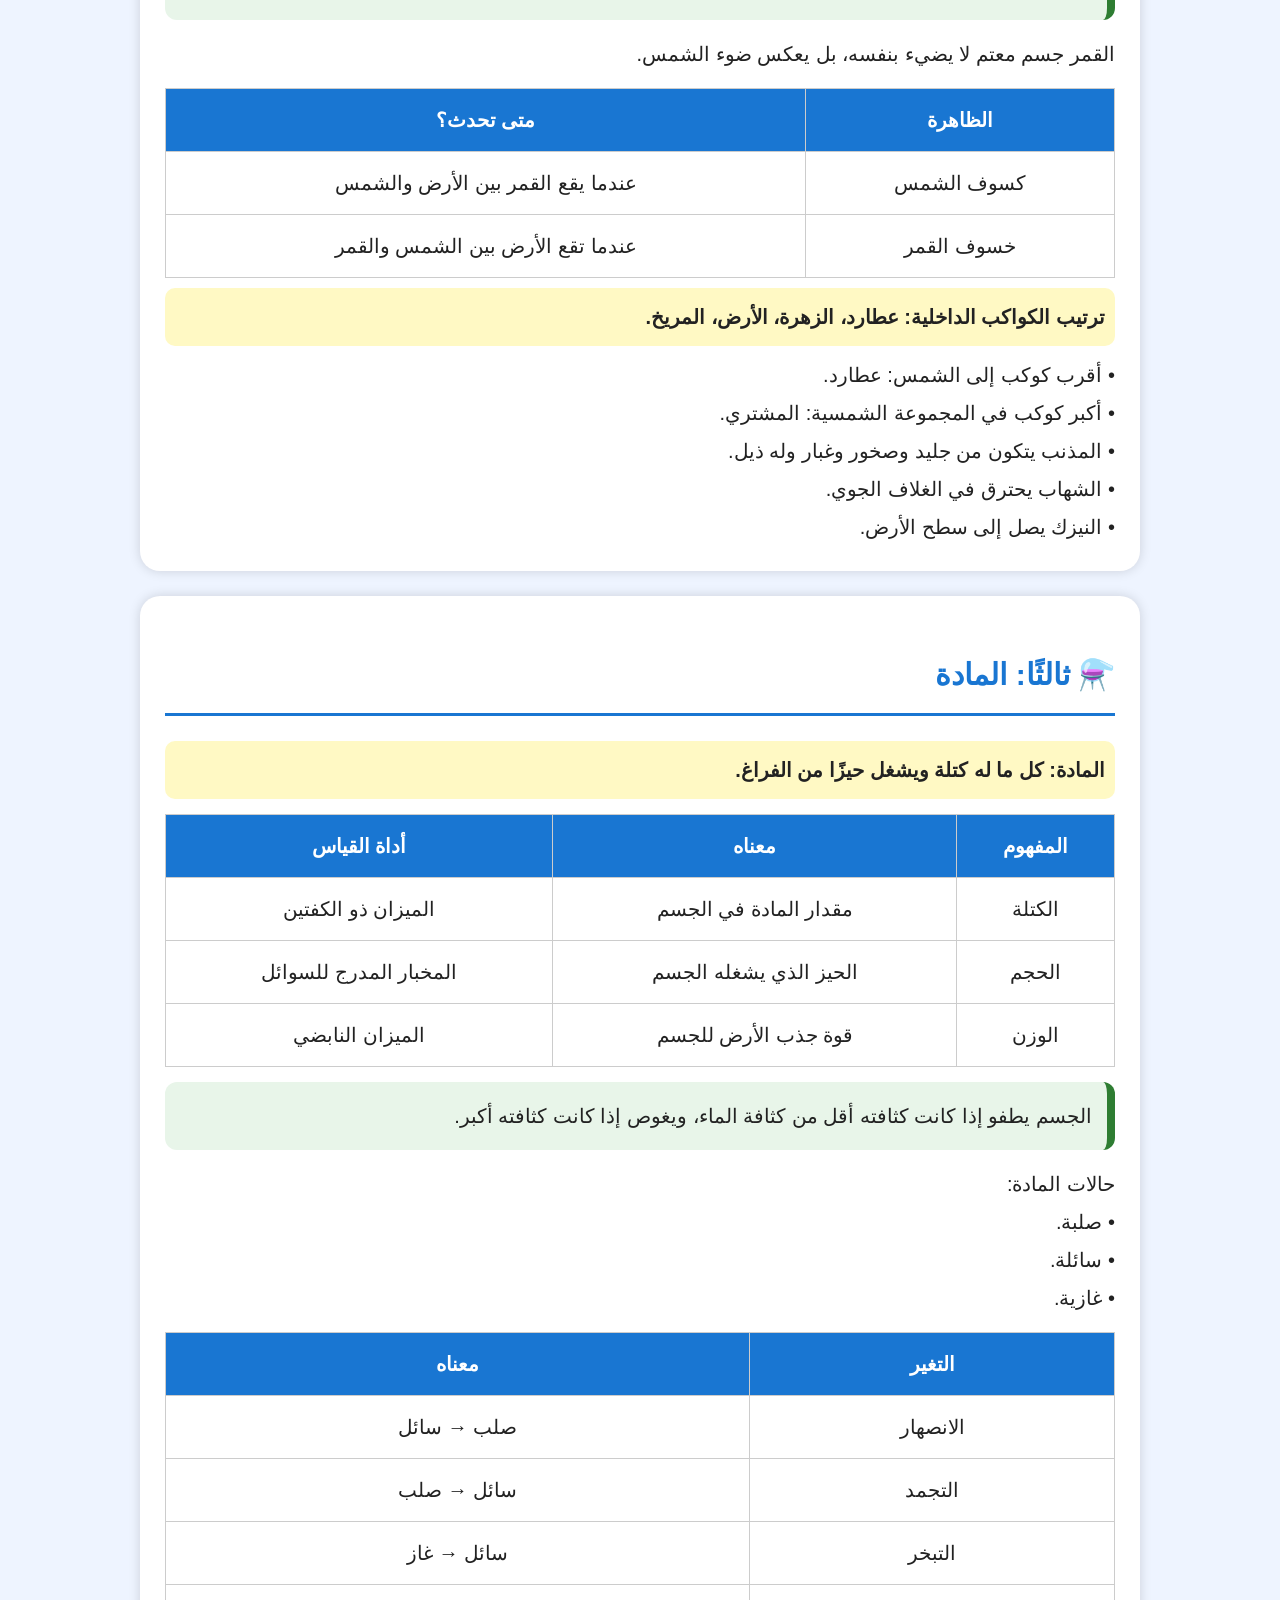
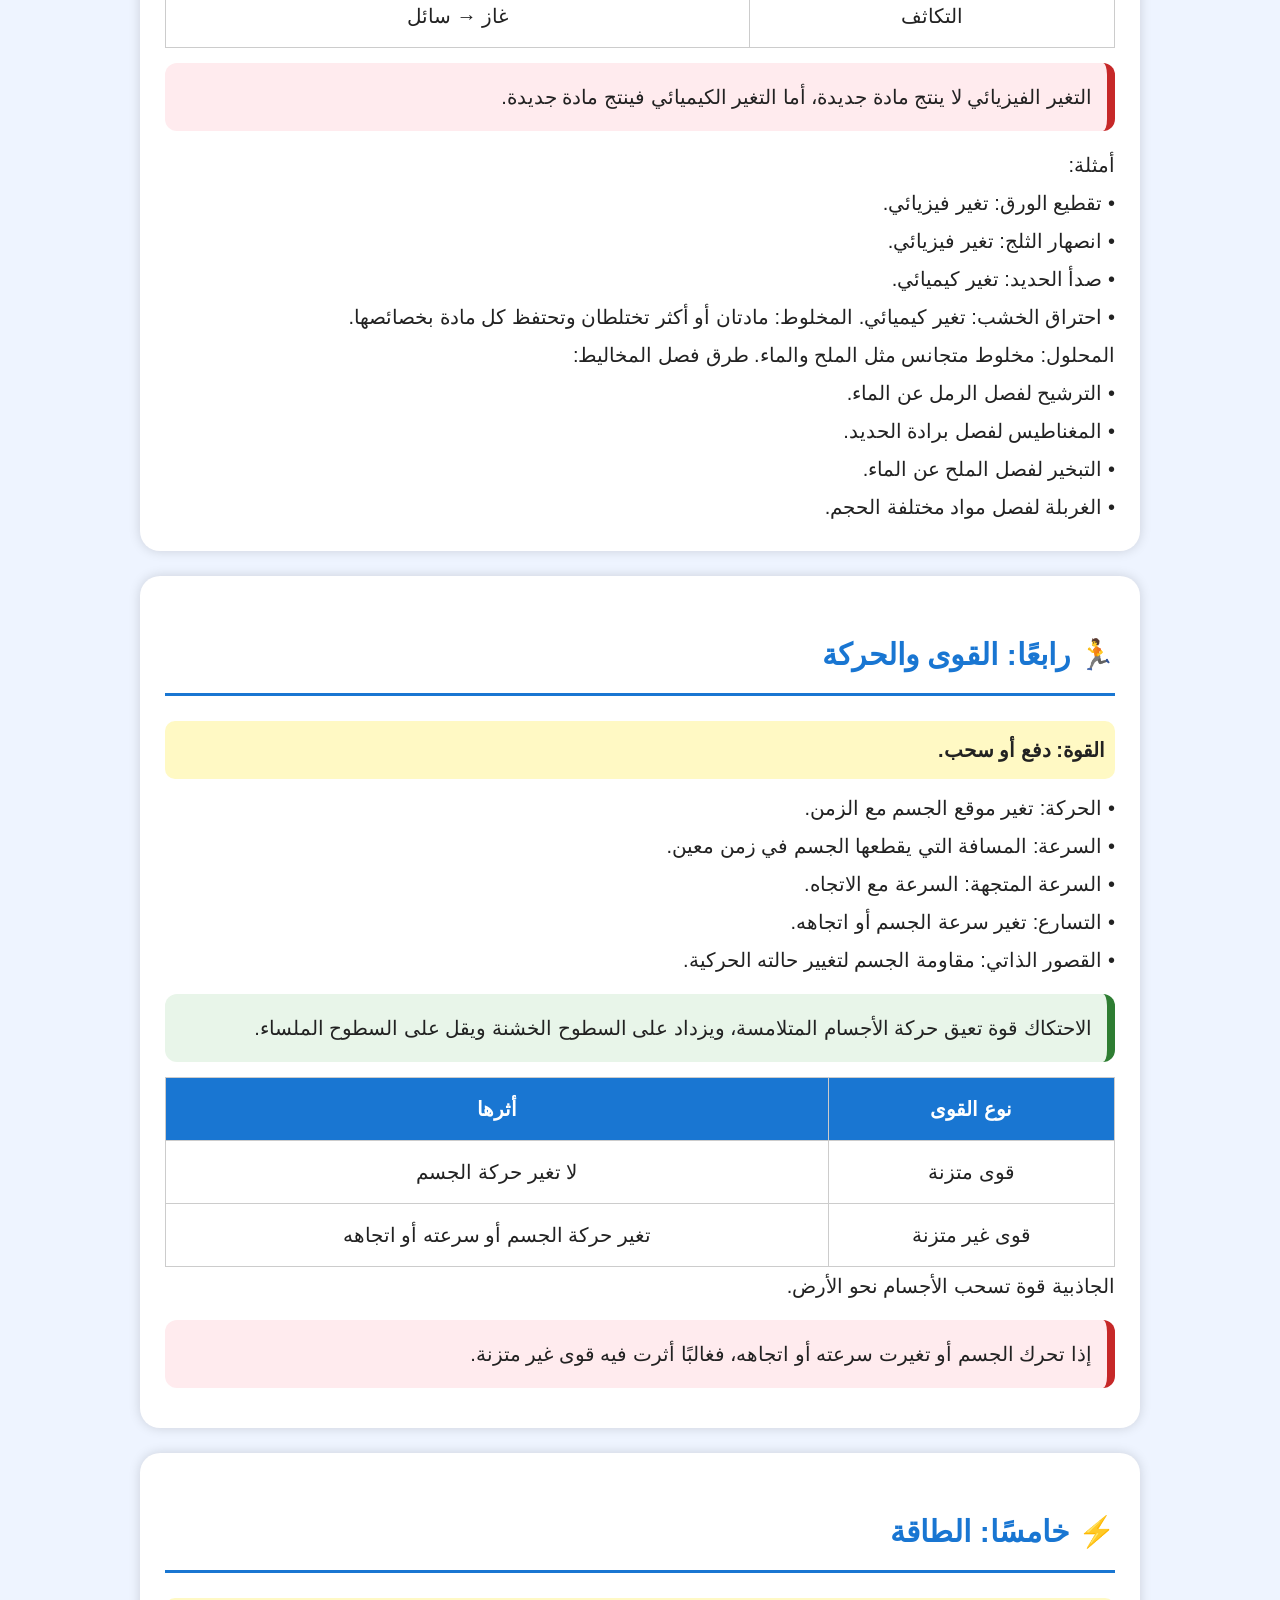
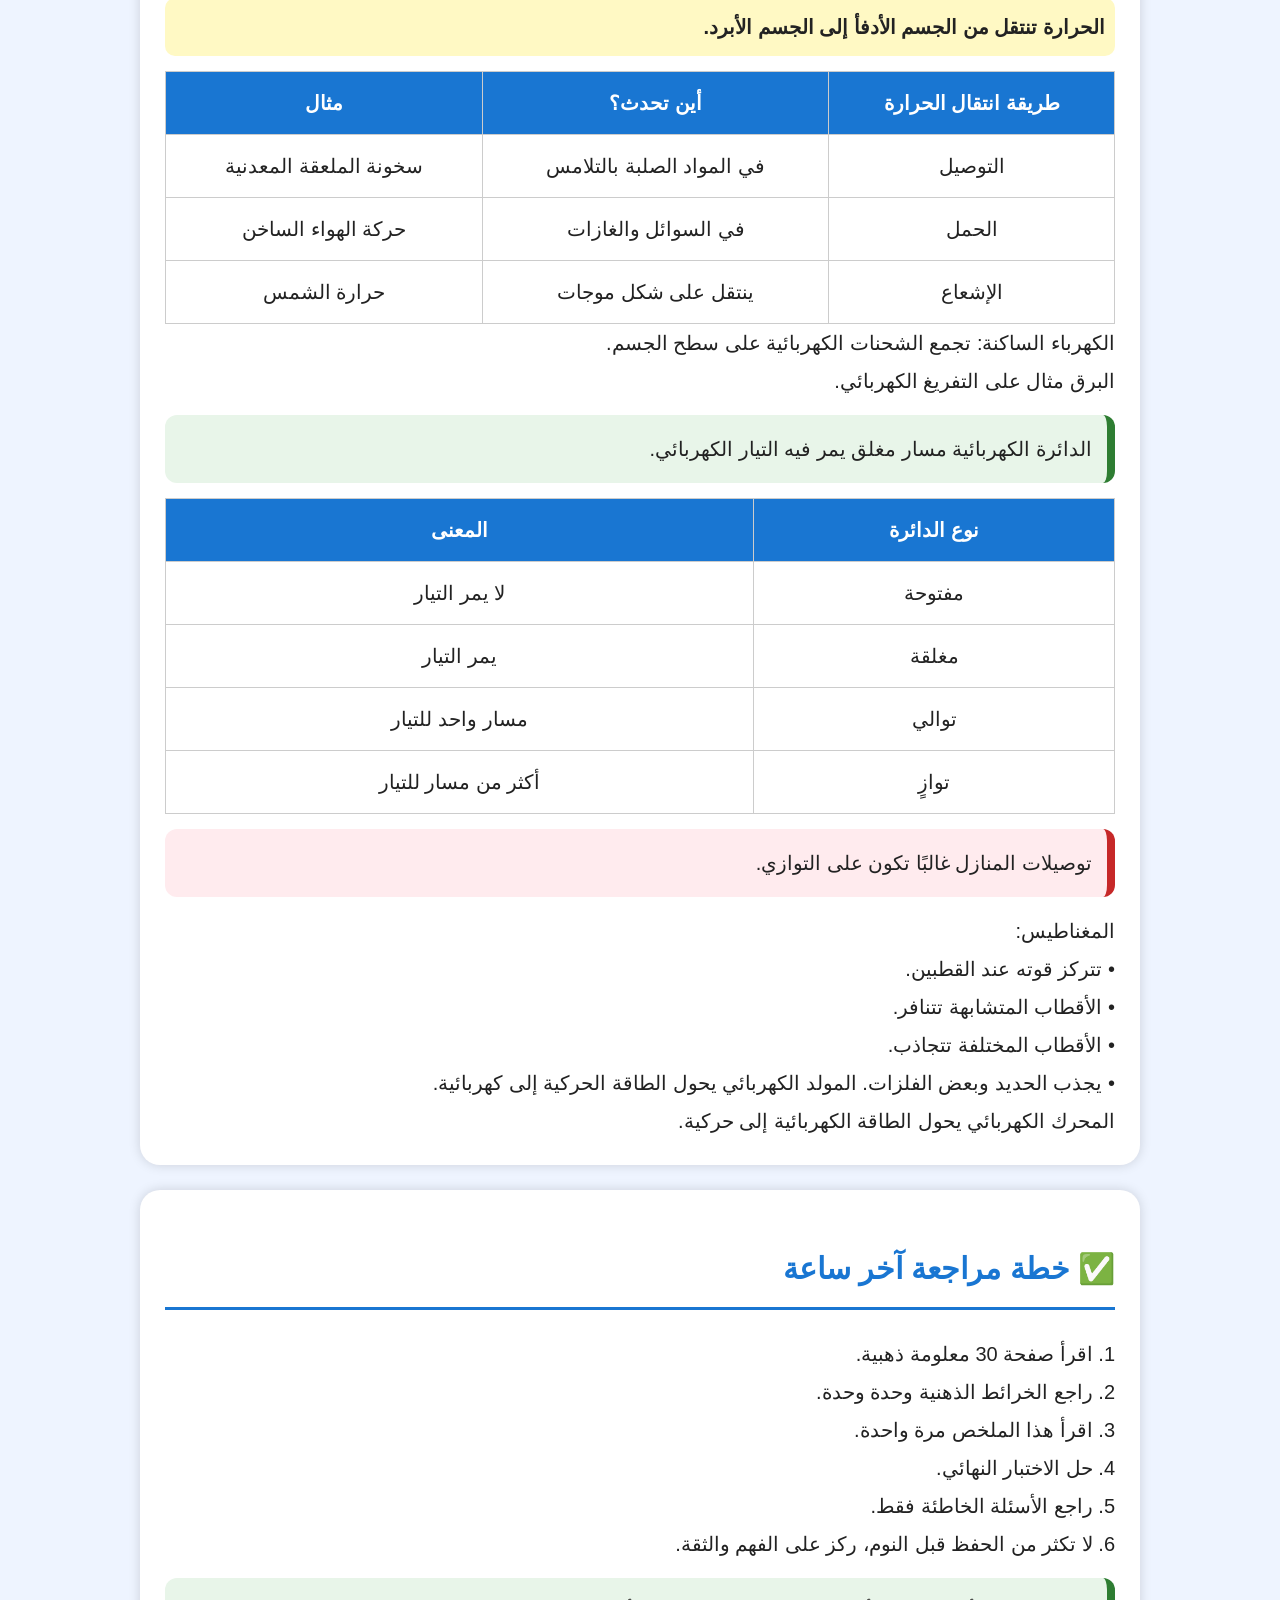
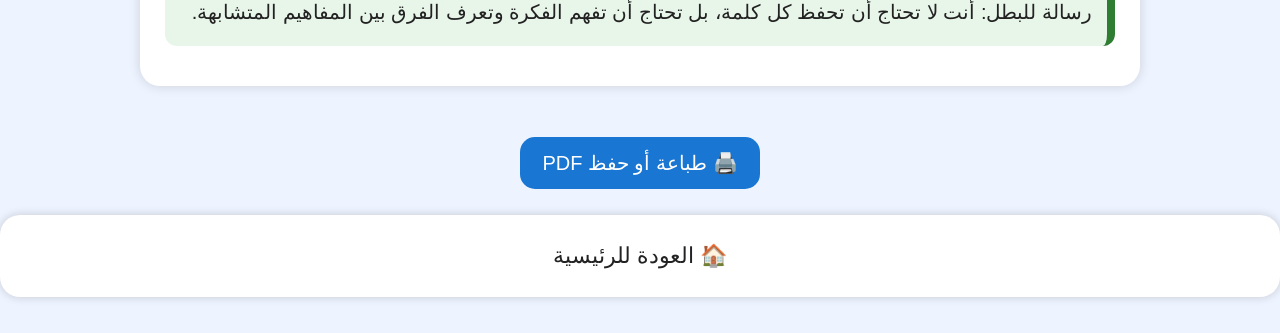
<file: night_review.html>
<!DOCTYPE html>
<html lang="ar" dir="rtl">
<head>
<meta charset="UTF-8">
<meta name="viewport" content="width=device-width, initial-scale=1.0">

<title>ملخص ليلة الاختبار</title>

<link rel="stylesheet" href="style.css">

<style>
.review-section{
background:white;
margin:25px auto;
padding:25px;
border-radius:20px;
box-shadow:0 0 12px rgba(0,0,0,.15);
max-width:950px;
text-align:right;
line-height:1.9;
font-size:20px;
}

.review-section h2{
color:#1976d2;
border-bottom:3px solid #1976d2;
padding-bottom:10px;
}

.key{
background:#fff9c4;
padding:10px;
border-radius:10px;
font-weight:bold;
display:block;
margin:10px 0;
}

.warning{
background:#ffebee;
border-right:8px solid #c62828;
padding:15px;
border-radius:12px;
margin:15px 0;
}

.success{
background:#e8f5e9;
border-right:8px solid #2e7d32;
padding:15px;
border-radius:12px;
margin:15px 0;
}

.quick-table{
width:100%;
border-collapse:collapse;
margin-top:15px;
}

.quick-table th,
.quick-table td{
border:1px solid #ccc;
padding:12px;
text-align:center;
}

.quick-table th{
background:#1976d2;
color:white;
}

.printNote{
background:#e3f2fd;
padding:15px;
border-radius:15px;
margin:20px;
font-size:18px;
text-align:center;
}
</style>

</head>

<body>

<header>
<h1>🌙 ملخص ليلة الاختبار</h1>
<h2>علوم رابع ابتدائي - الفصل الدراسي الثاني 1447</h2>
</header>

<div class="printNote">
اقرأ هذه الصفحة كاملة مرتين: مرة للفهم، ومرة للحفظ السريع قبل الاختبار.
</div>

<div class="review-section">
<h2>🌍 أولًا: الأرض ومواردها</h2>

<span class="key">المعدن: مادة طبيعية صلبة غير حية.</span>

أهم خصائص المعادن:
<br>
• اللون: صفة ظاهرة، لكنها لا تكفي وحدها للتعرف على المعدن.
<br>
• البريق: طريقة انعكاس الضوء عن المعدن.
<br>
• القساوة: قدرة المعدن على خدش معدن آخر.
<br>
• المخدش: لون مسحوق المعدن.

<div class="success">
الألماس أعلى المعادن قساوة، والتلك أقل المعادن قساوة.
</div>

<table class="quick-table">
<tr>
<th>نوع الصخر</th>
<th>كيف يتكون؟</th>
<th>مثال</th>
</tr>
<tr>
<td>ناري</td>
<td>من تبريد الصهارة</td>
<td>الجرانيت / البازلت</td>
</tr>
<tr>
<td>رسوبي</td>
<td>من تراكم الرواسب</td>
<td>الحجر الرملي</td>
</tr>
<tr>
<td>متحول</td>
<td>من الضغط والحرارة</td>
<td>الرخام / النايس</td>
</tr>
</table>

<div class="warning">
انتبه: الماجما داخل الأرض، أما اللابة فهي الماجما بعد خروجها إلى سطح الأرض.
</div>

المياه الجوفية هي المياه الموجودة في الفراغات بين الصخور تحت سطح الأرض.
<br>
ومن طرق المحافظة على الماء: إغلاق الصنبور، إصلاح التسربات، وعدم الإسراف في الري.

</div>

<div class="review-section">
<h2>🪐 ثانيًا: الفضاء</h2>

• الأرض تدور حول محورها خلال 24 ساعة.
<br>
• ينتج عن دوران الأرض حول محورها تعاقب الليل والنهار.
<br>
• الأرض تدور حول الشمس خلال سنة كاملة.
<br>
• تحدث الفصول الأربعة بسبب دوران الأرض حول الشمس مع ميل محور الأرض.

<div class="success">
الشمس نجم، لأنها تضيء وتشع الحرارة من ذاتها.
</div>

القمر جسم معتم لا يضيء بنفسه، بل يعكس ضوء الشمس.

<table class="quick-table">
<tr>
<th>الظاهرة</th>
<th>متى تحدث؟</th>
</tr>
<tr>
<td>كسوف الشمس</td>
<td>عندما يقع القمر بين الأرض والشمس</td>
</tr>
<tr>
<td>خسوف القمر</td>
<td>عندما تقع الأرض بين الشمس والقمر</td>
</tr>
</table>

<div class="key">
ترتيب الكواكب الداخلية: عطارد، الزهرة، الأرض، المريخ.
</div>

• أقرب كوكب إلى الشمس: عطارد.
<br>
• أكبر كوكب في المجموعة الشمسية: المشتري.
<br>
• المذنب يتكون من جليد وصخور وغبار وله ذيل.
<br>
• الشهاب يحترق في الغلاف الجوي.
<br>
• النيزك يصل إلى سطح الأرض.

</div>

<div class="review-section">
<h2>⚗️ ثالثًا: المادة</h2>

<span class="key">المادة: كل ما له كتلة ويشغل حيزًا من الفراغ.</span>

<table class="quick-table">
<tr>
<th>المفهوم</th>
<th>معناه</th>
<th>أداة القياس</th>
</tr>
<tr>
<td>الكتلة</td>
<td>مقدار المادة في الجسم</td>
<td>الميزان ذو الكفتين</td>
</tr>
<tr>
<td>الحجم</td>
<td>الحيز الذي يشغله الجسم</td>
<td>المخبار المدرج للسوائل</td>
</tr>
<tr>
<td>الوزن</td>
<td>قوة جذب الأرض للجسم</td>
<td>الميزان النابضي</td>
</tr>
</table>

<div class="success">
الجسم يطفو إذا كانت كثافته أقل من كثافة الماء، ويغوص إذا كانت كثافته أكبر.
</div>

حالات المادة:
<br>
• صلبة.
<br>
• سائلة.
<br>
• غازية.

<table class="quick-table">
<tr>
<th>التغير</th>
<th>معناه</th>
</tr>
<tr>
<td>الانصهار</td>
<td>صلب → سائل</td>
</tr>
<tr>
<td>التجمد</td>
<td>سائل → صلب</td>
</tr>
<tr>
<td>التبخر</td>
<td>سائل → غاز</td>
</tr>
<tr>
<td>التكاثف</td>
<td>غاز → سائل</td>
</tr>
</table>

<div class="warning">
التغير الفيزيائي لا ينتج مادة جديدة، أما التغير الكيميائي فينتج مادة جديدة.
</div>

أمثلة:
<br>
• تقطيع الورق: تغير فيزيائي.
<br>
• انصهار الثلج: تغير فيزيائي.
<br>
• صدأ الحديد: تغير كيميائي.
<br>
• احتراق الخشب: تغير كيميائي.

المخلوط: مادتان أو أكثر تختلطان وتحتفظ كل مادة بخصائصها.
<br>
المحلول: مخلوط متجانس مثل الملح والماء.

طرق فصل المخاليط:
<br>
• الترشيح لفصل الرمل عن الماء.
<br>
• المغناطيس لفصل برادة الحديد.
<br>
• التبخير لفصل الملح عن الماء.
<br>
• الغربلة لفصل مواد مختلفة الحجم.

</div>

<div class="review-section">
<h2>🏃 رابعًا: القوى والحركة</h2>

<span class="key">القوة: دفع أو سحب.</span>

• الحركة: تغير موقع الجسم مع الزمن.
<br>
• السرعة: المسافة التي يقطعها الجسم في زمن معين.
<br>
• السرعة المتجهة: السرعة مع الاتجاه.
<br>
• التسارع: تغير سرعة الجسم أو اتجاهه.
<br>
• القصور الذاتي: مقاومة الجسم لتغيير حالته الحركية.

<div class="success">
الاحتكاك قوة تعيق حركة الأجسام المتلامسة، ويزداد على السطوح الخشنة ويقل على السطوح الملساء.
</div>

<table class="quick-table">
<tr>
<th>نوع القوى</th>
<th>أثرها</th>
</tr>
<tr>
<td>قوى متزنة</td>
<td>لا تغير حركة الجسم</td>
</tr>
<tr>
<td>قوى غير متزنة</td>
<td>تغير حركة الجسم أو سرعته أو اتجاهه</td>
</tr>
</table>

الجاذبية قوة تسحب الأجسام نحو الأرض.

<div class="warning">
إذا تحرك الجسم أو تغيرت سرعته أو اتجاهه، فغالبًا أثرت فيه قوى غير متزنة.
</div>

</div>

<div class="review-section">
<h2>⚡ خامسًا: الطاقة</h2>

<span class="key">الحرارة تنتقل من الجسم الأدفأ إلى الجسم الأبرد.</span>

<table class="quick-table">
<tr>
<th>طريقة انتقال الحرارة</th>
<th>أين تحدث؟</th>
<th>مثال</th>
</tr>
<tr>
<td>التوصيل</td>
<td>في المواد الصلبة بالتلامس</td>
<td>سخونة الملعقة المعدنية</td>
</tr>
<tr>
<td>الحمل</td>
<td>في السوائل والغازات</td>
<td>حركة الهواء الساخن</td>
</tr>
<tr>
<td>الإشعاع</td>
<td>ينتقل على شكل موجات</td>
<td>حرارة الشمس</td>
</tr>
</table>

الكهرباء الساكنة: تجمع الشحنات الكهربائية على سطح الجسم.
<br>
البرق مثال على التفريغ الكهربائي.

<div class="success">
الدائرة الكهربائية مسار مغلق يمر فيه التيار الكهربائي.
</div>

<table class="quick-table">
<tr>
<th>نوع الدائرة</th>
<th>المعنى</th>
</tr>
<tr>
<td>مفتوحة</td>
<td>لا يمر التيار</td>
</tr>
<tr>
<td>مغلقة</td>
<td>يمر التيار</td>
</tr>
<tr>
<td>توالي</td>
<td>مسار واحد للتيار</td>
</tr>
<tr>
<td>توازٍ</td>
<td>أكثر من مسار للتيار</td>
</tr>
</table>

<div class="warning">
توصيلات المنازل غالبًا تكون على التوازي.
</div>

المغناطيس:
<br>
• تتركز قوته عند القطبين.
<br>
• الأقطاب المتشابهة تتنافر.
<br>
• الأقطاب المختلفة تتجاذب.
<br>
• يجذب الحديد وبعض الفلزات.

المولد الكهربائي يحول الطاقة الحركية إلى كهربائية.
<br>
المحرك الكهربائي يحول الطاقة الكهربائية إلى حركية.

</div>

<div class="review-section">
<h2>✅ خطة مراجعة آخر ساعة</h2>

1. اقرأ صفحة 30 معلومة ذهبية.
<br>
2. راجع الخرائط الذهنية وحدة وحدة.
<br>
3. اقرأ هذا الملخص مرة واحدة.
<br>
4. حل الاختبار النهائي.
<br>
5. راجع الأسئلة الخاطئة فقط.
<br>
6. لا تكثر من الحفظ قبل النوم، ركز على الفهم والثقة.

<div class="success">
رسالة للبطل: أنت لا تحتاج أن تحفظ كل كلمة، بل تحتاج أن تفهم الفكرة وتعرف الفرق بين المفاهيم المتشابهة.
</div>

</div>

<br>

<div style="text-align:center">

<button onclick="window.print()" class="submitBtn">
🖨️ طباعة أو حفظ PDF
</button>

<br><br>

<a class="card" href="index.html">
🏠 العودة للرئيسية
</a>

</div>

<br><br>

</body>
</html>
</file>
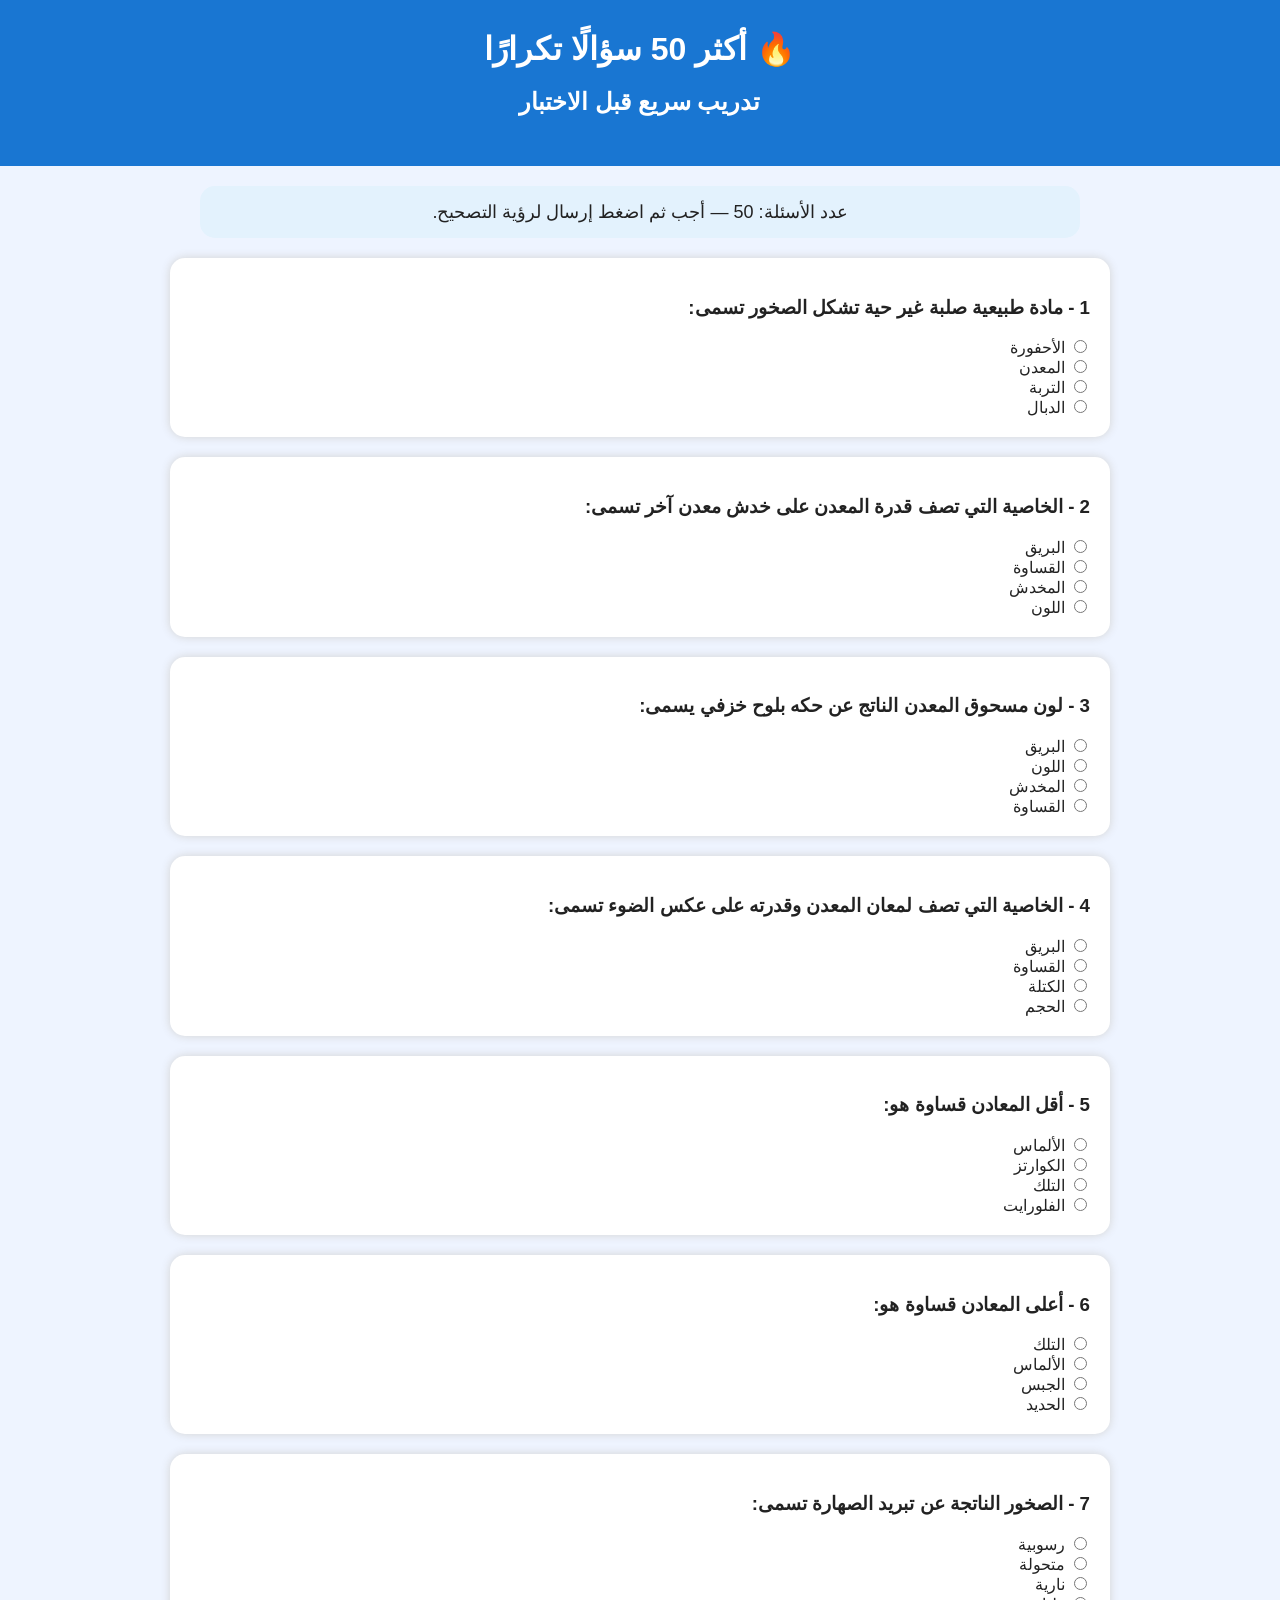
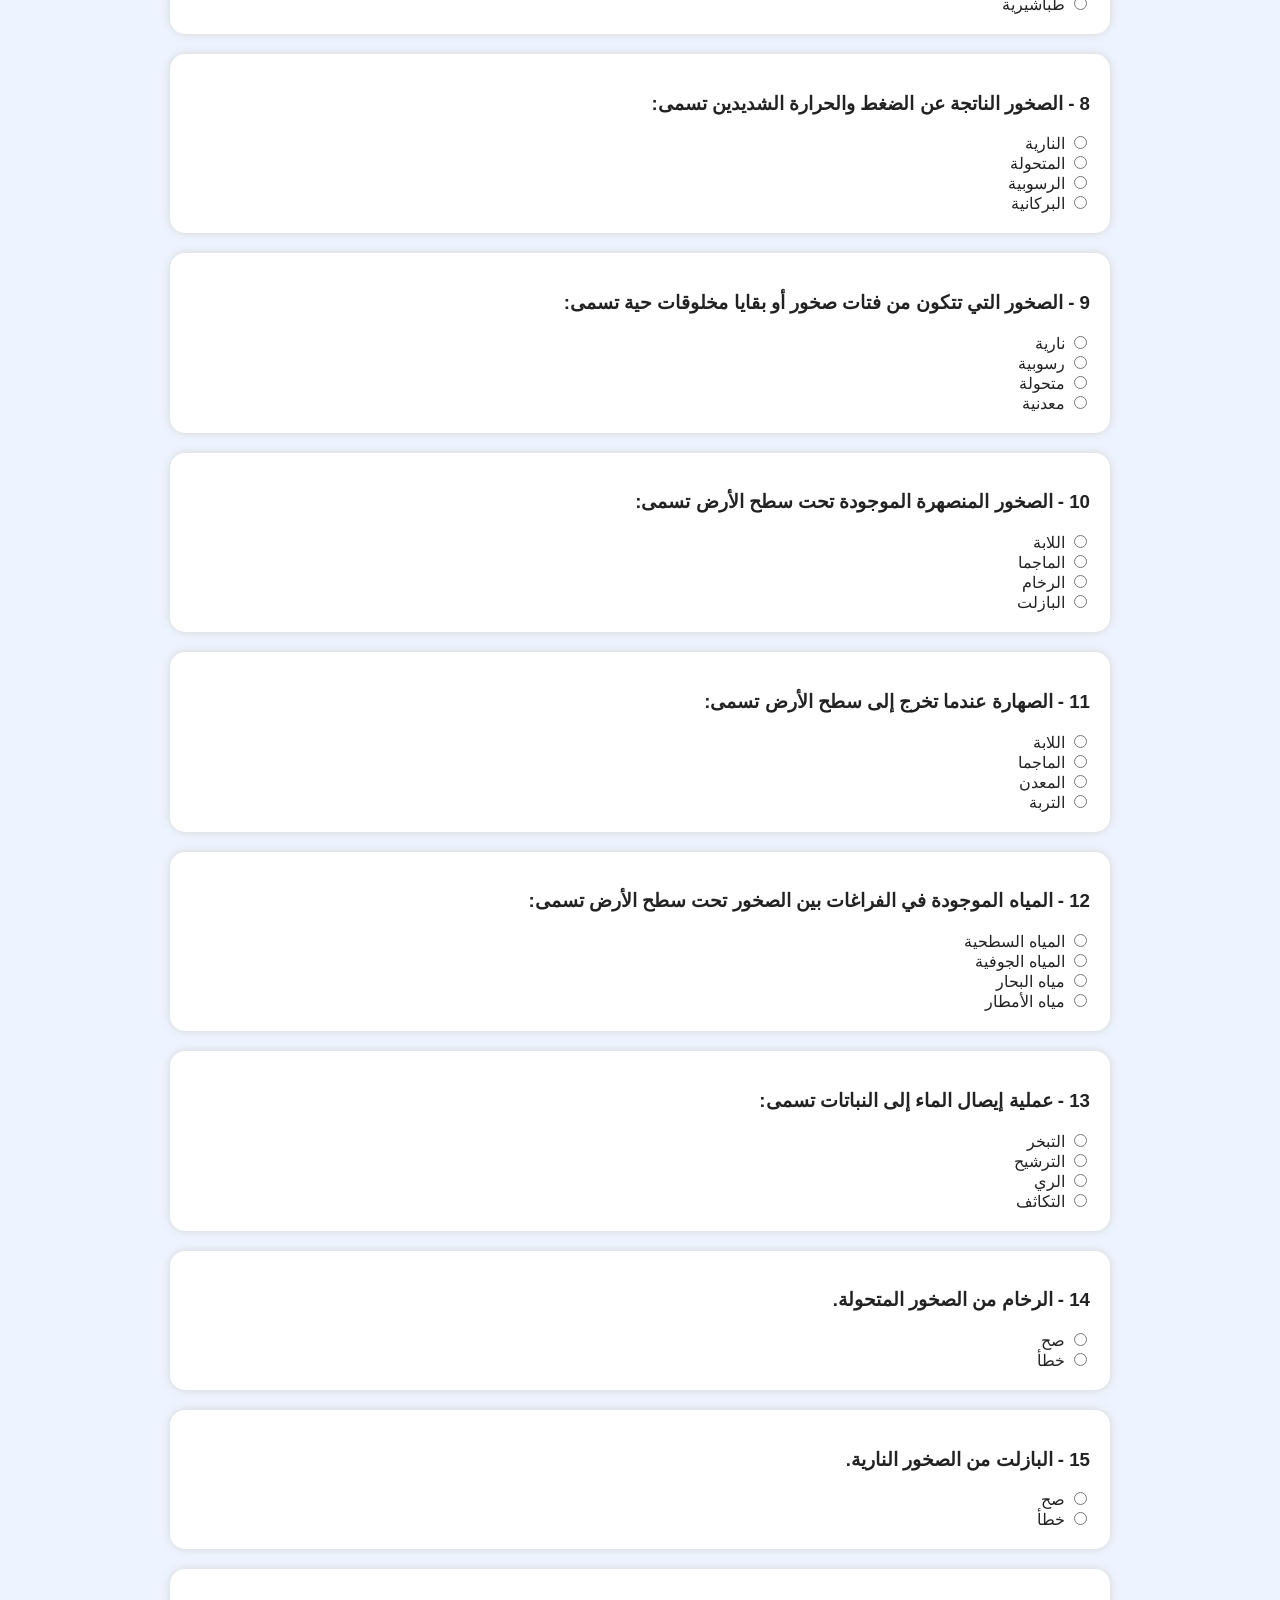
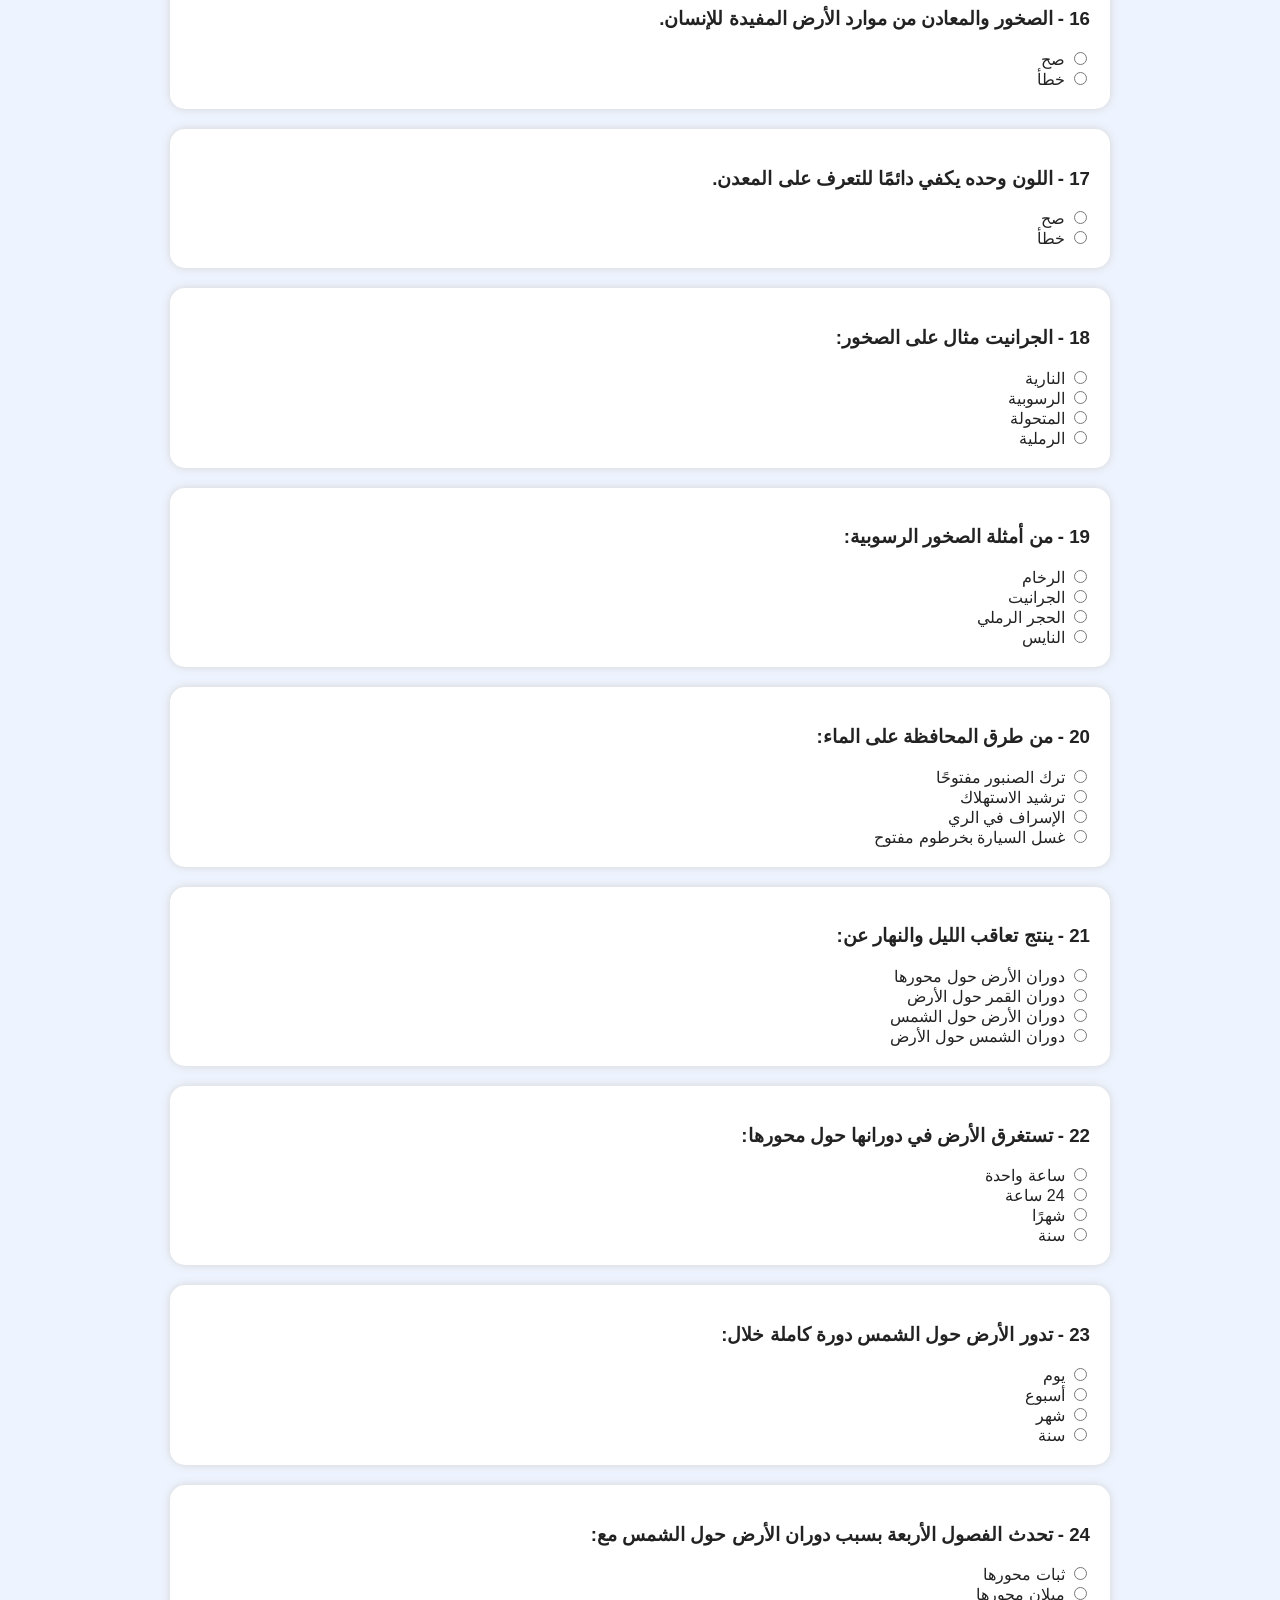
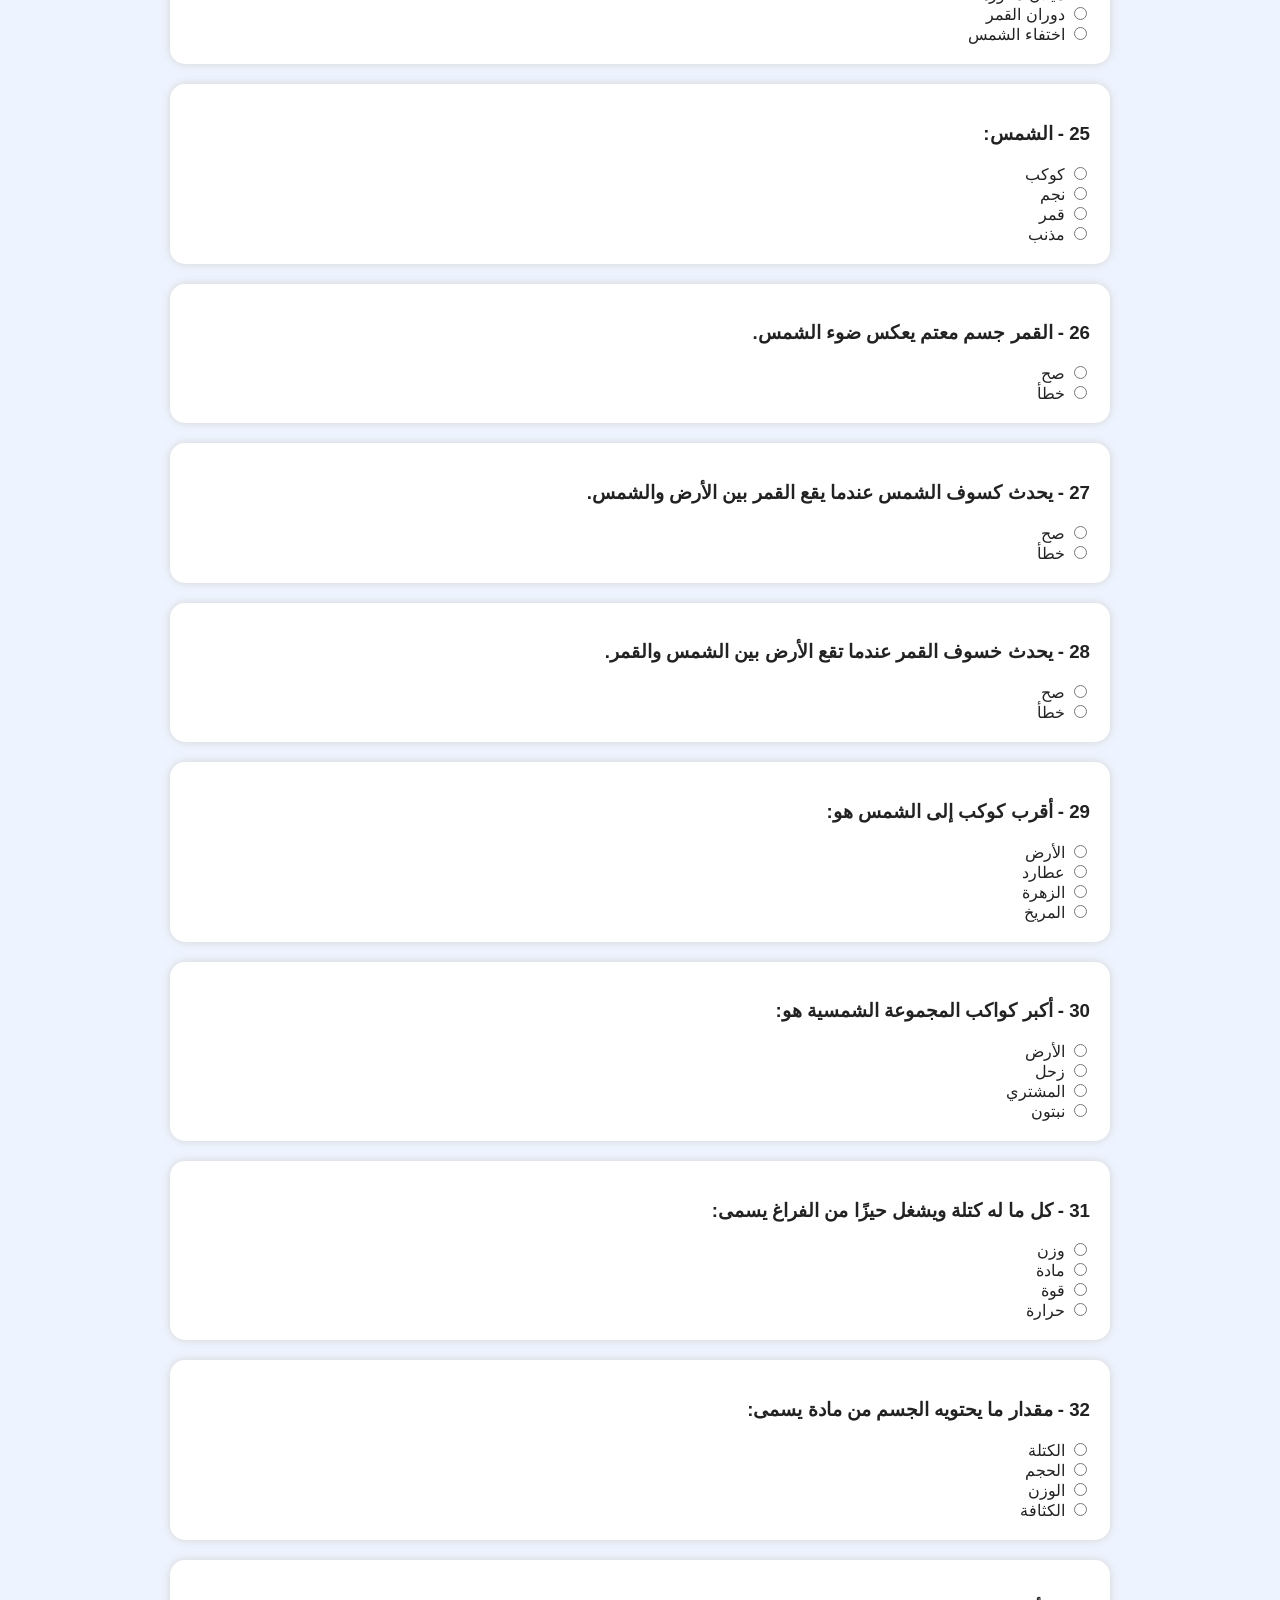
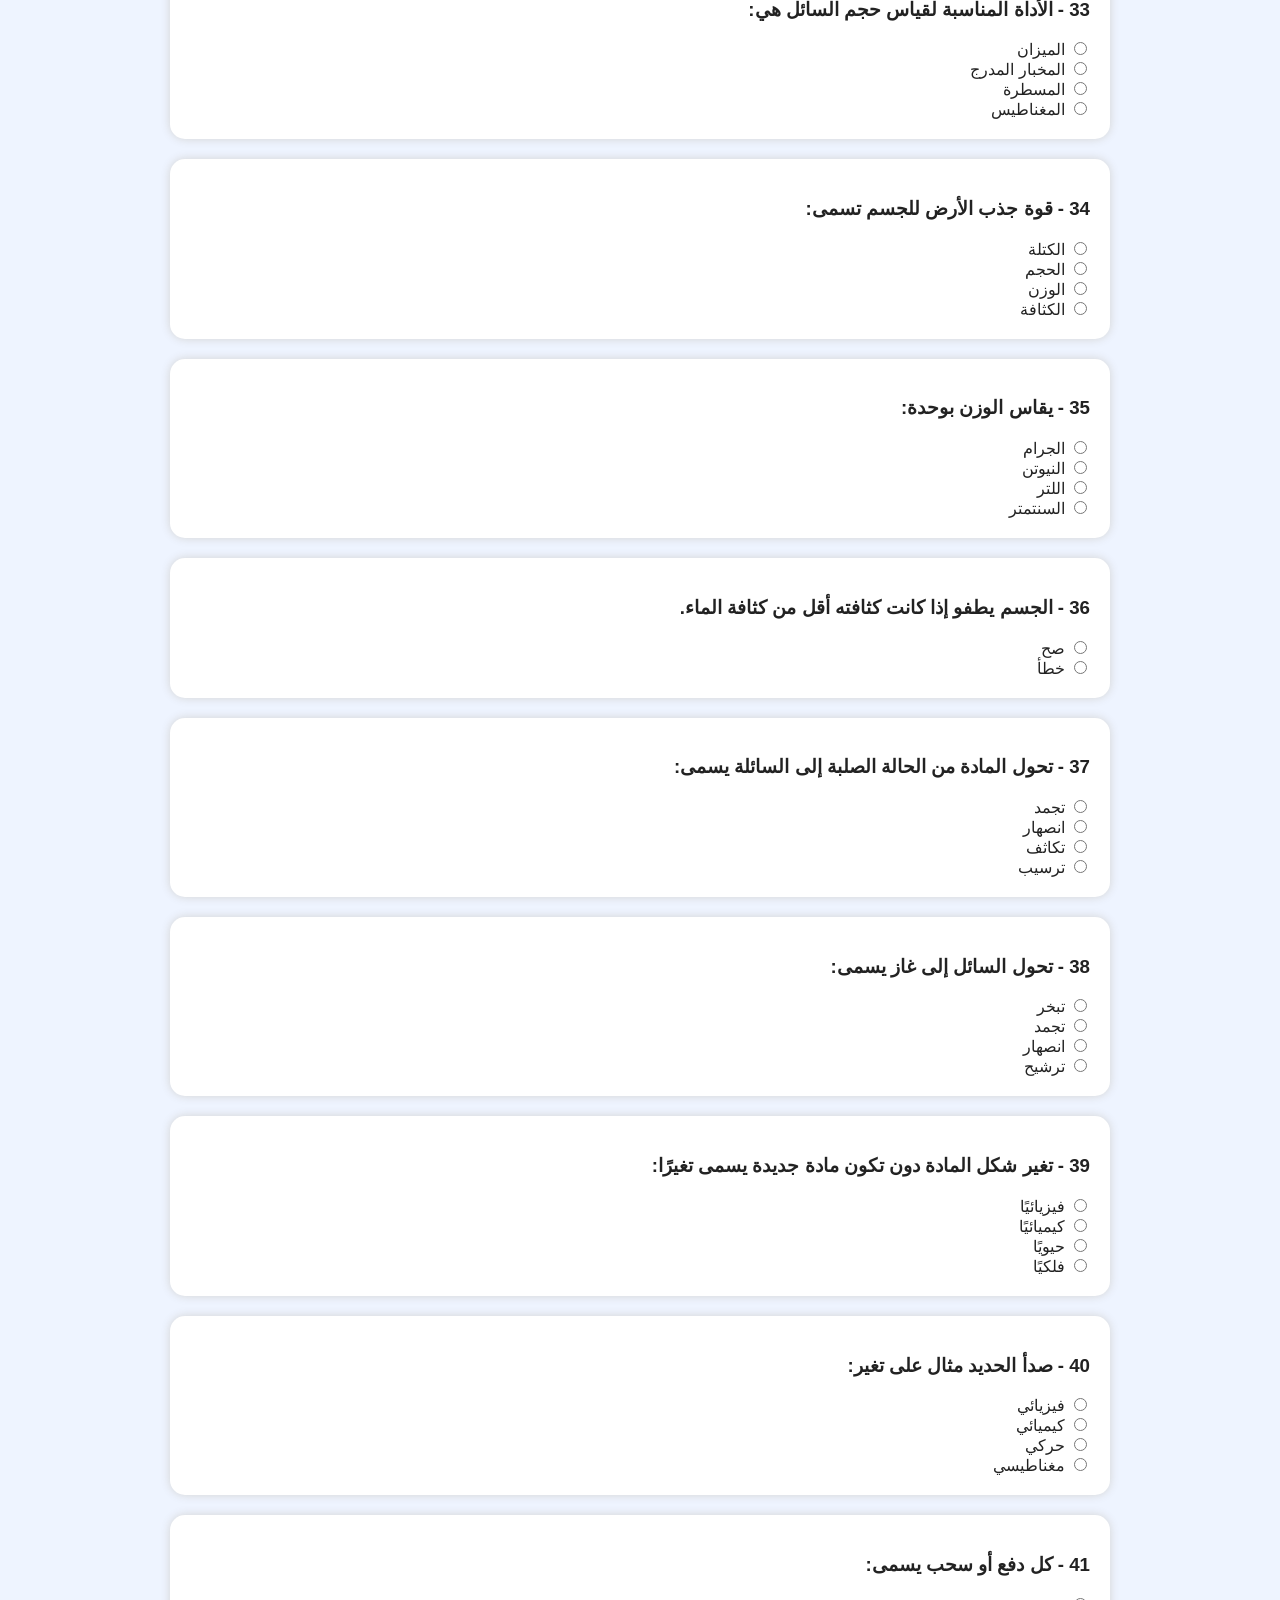
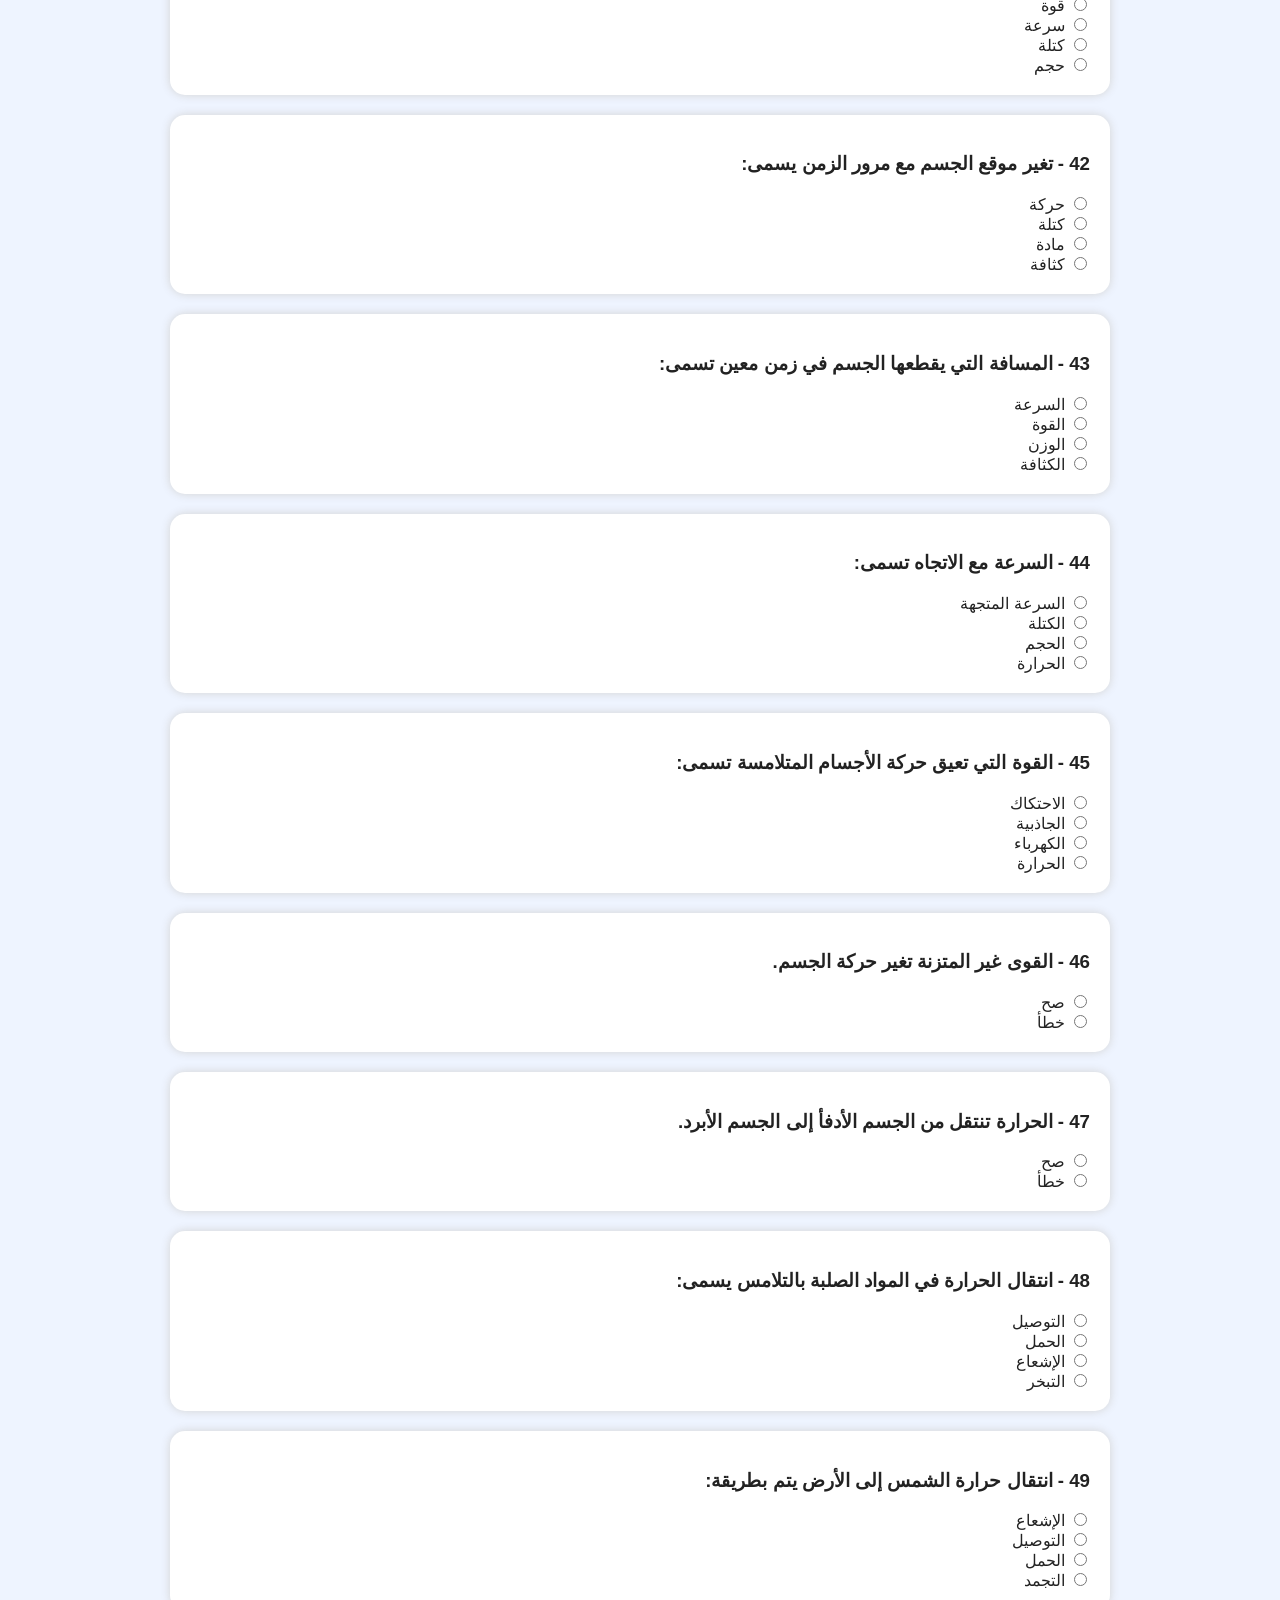
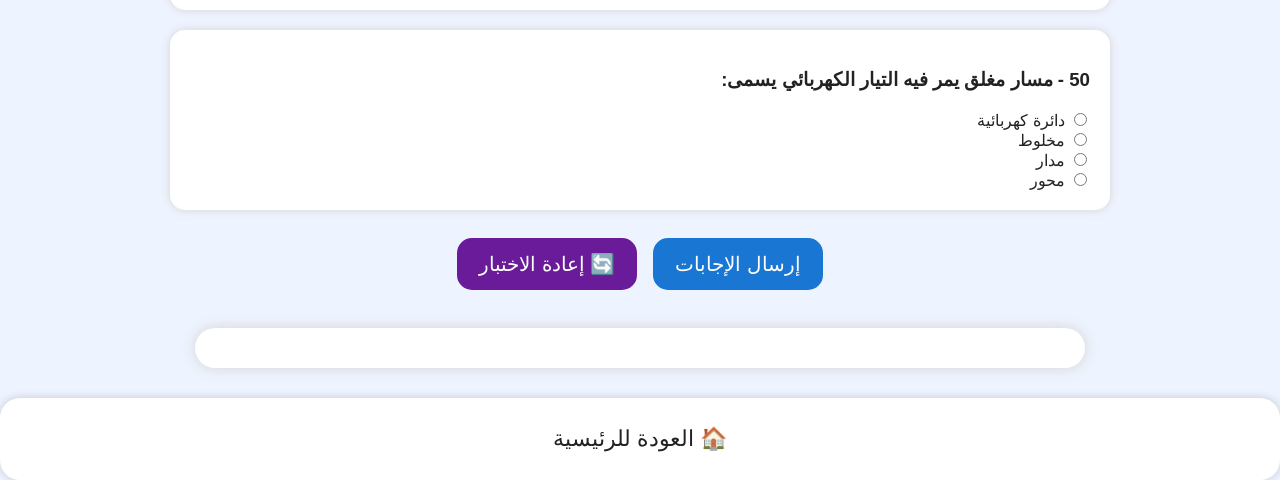
<file: top50.html>
<!DOCTYPE html><html lang="ar" dir="rtl"><head><meta charset="UTF-8"><meta name="viewport" content="width=device-width, initial-scale=1.0"><title>أكثر 50 سؤالًا تكرارًا</title><link rel="stylesheet" href="style.css"></head><body><header><h1>🔥 أكثر 50 سؤالًا تكرارًا</h1><h2>تدريب سريع قبل الاختبار</h2></header><div id="topContainer"></div><button class="submitBtn" onclick="checkQuiz(topQuestions,'t')">إرسال الإجابات</button><button class="resetBtn" onclick="resetQuiz()">🔄 إعادة الاختبار</button><div id="result"></div><a class="card" href="index.html">🏠 العودة للرئيسية</a><script src="quiz_engine.js"></script><script>const topQuestions=[{"question": "مادة طبيعية صلبة غير حية تشكل الصخور تسمى:", "answers": ["الأحفورة", "المعدن", "التربة", "الدبال"], "correct": 1}, {"question": "الخاصية التي تصف قدرة المعدن على خدش معدن آخر تسمى:", "answers": ["البريق", "القساوة", "المخدش", "اللون"], "correct": 1}, {"question": "لون مسحوق المعدن الناتج عن حكه بلوح خزفي يسمى:", "answers": ["البريق", "اللون", "المخدش", "القساوة"], "correct": 2}, {"question": "الخاصية التي تصف لمعان المعدن وقدرته على عكس الضوء تسمى:", "answers": ["البريق", "القساوة", "الكتلة", "الحجم"], "correct": 0}, {"question": "أقل المعادن قساوة هو:", "answers": ["الألماس", "الكوارتز", "التلك", "الفلورايت"], "correct": 2}, {"question": "أعلى المعادن قساوة هو:", "answers": ["التلك", "الألماس", "الجبس", "الحديد"], "correct": 1}, {"question": "الصخور الناتجة عن تبريد الصهارة تسمى:", "answers": ["رسوبية", "متحولة", "نارية", "طباشيرية"], "correct": 2}, {"question": "الصخور الناتجة عن الضغط والحرارة الشديدين تسمى:", "answers": ["النارية", "المتحولة", "الرسوبية", "البركانية"], "correct": 1}, {"question": "الصخور التي تتكون من فتات صخور أو بقايا مخلوقات حية تسمى:", "answers": ["نارية", "رسوبية", "متحولة", "معدنية"], "correct": 1}, {"question": "الصخور المنصهرة الموجودة تحت سطح الأرض تسمى:", "answers": ["اللابة", "الماجما", "الرخام", "البازلت"], "correct": 1}, {"question": "الصهارة عندما تخرج إلى سطح الأرض تسمى:", "answers": ["اللابة", "الماجما", "المعدن", "التربة"], "correct": 0}, {"question": "المياه الموجودة في الفراغات بين الصخور تحت سطح الأرض تسمى:", "answers": ["المياه السطحية", "المياه الجوفية", "مياه البحار", "مياه الأمطار"], "correct": 1}, {"question": "عملية إيصال الماء إلى النباتات تسمى:", "answers": ["التبخر", "الترشيح", "الري", "التكاثف"], "correct": 2}, {"question": "الرخام من الصخور المتحولة.", "answers": ["صح", "خطأ"], "correct": 0}, {"question": "البازلت من الصخور النارية.", "answers": ["صح", "خطأ"], "correct": 0}, {"question": "الصخور والمعادن من موارد الأرض المفيدة للإنسان.", "answers": ["صح", "خطأ"], "correct": 0}, {"question": "اللون وحده يكفي دائمًا للتعرف على المعدن.", "answers": ["صح", "خطأ"], "correct": 1}, {"question": "الجرانيت مثال على الصخور:", "answers": ["النارية", "الرسوبية", "المتحولة", "الرملية"], "correct": 0}, {"question": "من أمثلة الصخور الرسوبية:", "answers": ["الرخام", "الجرانيت", "الحجر الرملي", "النايس"], "correct": 2}, {"question": "من طرق المحافظة على الماء:", "answers": ["ترك الصنبور مفتوحًا", "ترشيد الاستهلاك", "الإسراف في الري", "غسل السيارة بخرطوم مفتوح"], "correct": 1}, {"question": "ينتج تعاقب الليل والنهار عن:", "answers": ["دوران الأرض حول محورها", "دوران القمر حول الأرض", "دوران الأرض حول الشمس", "دوران الشمس حول الأرض"], "correct": 0}, {"question": "تستغرق الأرض في دورانها حول محورها:", "answers": ["ساعة واحدة", "24 ساعة", "شهرًا", "سنة"], "correct": 1}, {"question": "تدور الأرض حول الشمس دورة كاملة خلال:", "answers": ["يوم", "أسبوع", "شهر", "سنة"], "correct": 3}, {"question": "تحدث الفصول الأربعة بسبب دوران الأرض حول الشمس مع:", "answers": ["ثبات محورها", "ميلان محورها", "دوران القمر", "اختفاء الشمس"], "correct": 1}, {"question": "الشمس:", "answers": ["كوكب", "نجم", "قمر", "مذنب"], "correct": 1}, {"question": "القمر جسم معتم يعكس ضوء الشمس.", "answers": ["صح", "خطأ"], "correct": 0}, {"question": "يحدث كسوف الشمس عندما يقع القمر بين الأرض والشمس.", "answers": ["صح", "خطأ"], "correct": 0}, {"question": "يحدث خسوف القمر عندما تقع الأرض بين الشمس والقمر.", "answers": ["صح", "خطأ"], "correct": 0}, {"question": "أقرب كوكب إلى الشمس هو:", "answers": ["الأرض", "عطارد", "الزهرة", "المريخ"], "correct": 1}, {"question": "أكبر كواكب المجموعة الشمسية هو:", "answers": ["الأرض", "زحل", "المشتري", "نبتون"], "correct": 2}, {"question": "كل ما له كتلة ويشغل حيزًا من الفراغ يسمى:", "answers": ["وزن", "مادة", "قوة", "حرارة"], "correct": 1}, {"question": "مقدار ما يحتويه الجسم من مادة يسمى:", "answers": ["الكتلة", "الحجم", "الوزن", "الكثافة"], "correct": 0}, {"question": "الأداة المناسبة لقياس حجم السائل هي:", "answers": ["الميزان", "المخبار المدرج", "المسطرة", "المغناطيس"], "correct": 1}, {"question": "قوة جذب الأرض للجسم تسمى:", "answers": ["الكتلة", "الحجم", "الوزن", "الكثافة"], "correct": 2}, {"question": "يقاس الوزن بوحدة:", "answers": ["الجرام", "النيوتن", "اللتر", "السنتمتر"], "correct": 1}, {"question": "الجسم يطفو إذا كانت كثافته أقل من كثافة الماء.", "answers": ["صح", "خطأ"], "correct": 0}, {"question": "تحول المادة من الحالة الصلبة إلى السائلة يسمى:", "answers": ["تجمد", "انصهار", "تكاثف", "ترسيب"], "correct": 1}, {"question": "تحول السائل إلى غاز يسمى:", "answers": ["تبخر", "تجمد", "انصهار", "ترشيح"], "correct": 0}, {"question": "تغير شكل المادة دون تكون مادة جديدة يسمى تغيرًا:", "answers": ["فيزيائيًا", "كيميائيًا", "حيويًا", "فلكيًا"], "correct": 0}, {"question": "صدأ الحديد مثال على تغير:", "answers": ["فيزيائي", "كيميائي", "حركي", "مغناطيسي"], "correct": 1}, {"question": "كل دفع أو سحب يسمى:", "answers": ["قوة", "سرعة", "كتلة", "حجم"], "correct": 0}, {"question": "تغير موقع الجسم مع مرور الزمن يسمى:", "answers": ["حركة", "كتلة", "مادة", "كثافة"], "correct": 0}, {"question": "المسافة التي يقطعها الجسم في زمن معين تسمى:", "answers": ["السرعة", "القوة", "الوزن", "الكثافة"], "correct": 0}, {"question": "السرعة مع الاتجاه تسمى:", "answers": ["السرعة المتجهة", "الكتلة", "الحجم", "الحرارة"], "correct": 0}, {"question": "القوة التي تعيق حركة الأجسام المتلامسة تسمى:", "answers": ["الاحتكاك", "الجاذبية", "الكهرباء", "الحرارة"], "correct": 0}, {"question": "القوى غير المتزنة تغير حركة الجسم.", "answers": ["صح", "خطأ"], "correct": 0}, {"question": "الحرارة تنتقل من الجسم الأدفأ إلى الجسم الأبرد.", "answers": ["صح", "خطأ"], "correct": 0}, {"question": "انتقال الحرارة في المواد الصلبة بالتلامس يسمى:", "answers": ["التوصيل", "الحمل", "الإشعاع", "التبخر"], "correct": 0}, {"question": "انتقال حرارة الشمس إلى الأرض يتم بطريقة:", "answers": ["الإشعاع", "التوصيل", "الحمل", "التجمد"], "correct": 0}, {"question": "مسار مغلق يمر فيه التيار الكهربائي يسمى:", "answers": ["دائرة كهربائية", "مخلوط", "مدار", "محور"], "correct": 0}];renderQuiz('topContainer',topQuestions,'t');</script></body></html>
</file>
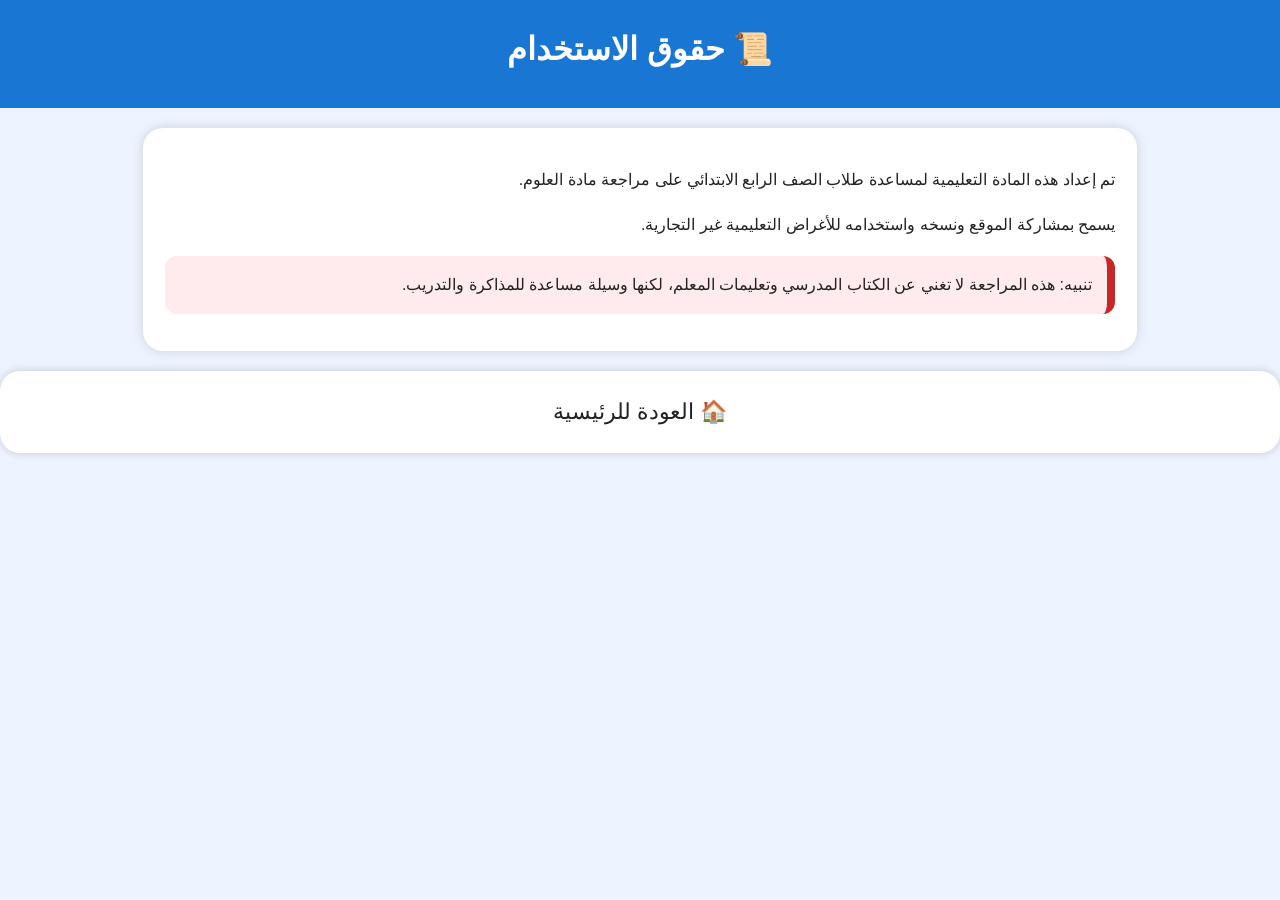
<file: usage.html>
<!DOCTYPE html><html lang="ar" dir="rtl"><head><meta charset="UTF-8"><meta name="viewport" content="width=device-width, initial-scale=1.0"><title>حقوق الاستخدام</title><link rel="stylesheet" href="style.css"></head><body><header><h1>📜 حقوق الاستخدام</h1></header><div class="review-section"><p>تم إعداد هذه المادة التعليمية لمساعدة طلاب الصف الرابع الابتدائي على مراجعة مادة العلوم.</p><p>يسمح بمشاركة الموقع ونسخه واستخدامه للأغراض التعليمية غير التجارية.</p><div class="warning">تنبيه: هذه المراجعة لا تغني عن الكتاب المدرسي وتعليمات المعلم، لكنها وسيلة مساعدة للمذاكرة والتدريب.</div></div><a class="card" href="index.html">🏠 العودة للرئيسية</a></body></html>
</file>
<file: style.css>
body{font-family:Tahoma,Arial,sans-serif;background:#eef4ff;margin:0;padding:0;text-align:center;color:#222}header{background:#1976d2;color:white;padding:30px 15px}header h1{margin:0 0 10px} .container{width:90%;max-width:1000px;margin:auto;padding:30px;display:grid;grid-template-columns:repeat(auto-fit,minmax(250px,1fr));gap:20px}.card{background:white;padding:28px;border-radius:20px;font-size:22px;text-decoration:none;color:#222;box-shadow:0 0 10px rgba(0,0,0,.18);transition:.25s;display:block}.card:hover{transform:scale(1.03);background:#fff9c4}footer{margin-top:40px;padding:20px;background:#1976d2;color:white}.questionBox{background:white;padding:20px;margin:20px auto;border-radius:15px;box-shadow:0 0 10px lightgray;text-align:right;max-width:900px}.submitBtn,.resetBtn,.printBtn{font-size:20px;padding:14px 22px;border:none;border-radius:15px;background:#1976d2;color:white;cursor:pointer;margin:8px}.resetBtn{background:#6a1b9a}.printBtn{background:#2e7d32}#result{font-size:23px;margin:30px auto;font-weight:bold;background:white;padding:20px;border-radius:20px;box-shadow:0 0 15px lightgray;max-width:850px}.progressBox{background:#e3f2fd;border-radius:15px;padding:15px;margin:20px auto;max-width:850px;font-size:18px}.certificate{background:#fffde7;border:4px dashed #fbc02d;border-radius:25px;padding:30px;margin:25px auto;max-width:850px;font-size:22px}.factBox,.review-section,.mindmap{background:white;margin:20px auto;padding:22px;border-radius:20px;box-shadow:0 0 12px rgba(0,0,0,.15);max-width:950px;text-align:right;line-height:1.8}.factNumber{font-weight:bold;color:#f57f17;font-size:22px}.quick-table{width:100%;border-collapse:collapse;margin-top:15px}.quick-table th,.quick-table td{border:1px solid #ccc;padding:10px;text-align:center}.quick-table th{background:#1976d2;color:white}.key,.tip{background:#fff9c4;padding:12px;border-radius:10px;font-weight:bold;display:block;margin:10px 0}.success{background:#e8f5e9;border-right:8px solid #2e7d32;padding:15px;border-radius:12px;margin:15px 0}.warning{background:#ffebee;border-right:8px solid #c62828;padding:15px;border-radius:12px;margin:15px 0}.center-title{background:#1976d2;color:white;display:inline-block;padding:18px 30px;border-radius:25px;font-size:24px;font-weight:bold;margin-bottom:25px}.branches{display:grid;grid-template-columns:repeat(auto-fit,minmax(220px,1fr));gap:18px;margin-top:20px}.branch{background:#eef4ff;border-right:8px solid #1976d2;padding:18px;border-radius:15px;text-align:right;font-size:18px;line-height:1.8}.branch h3{margin-top:0;color:#0d47a1}@media print{.card,.submitBtn,.resetBtn,.printBtn,footer{display:none}body{background:white}.questionBox,.factBox,.review-section,.mindmap{box-shadow:none;border:1px solid #ccc}}
</file>
